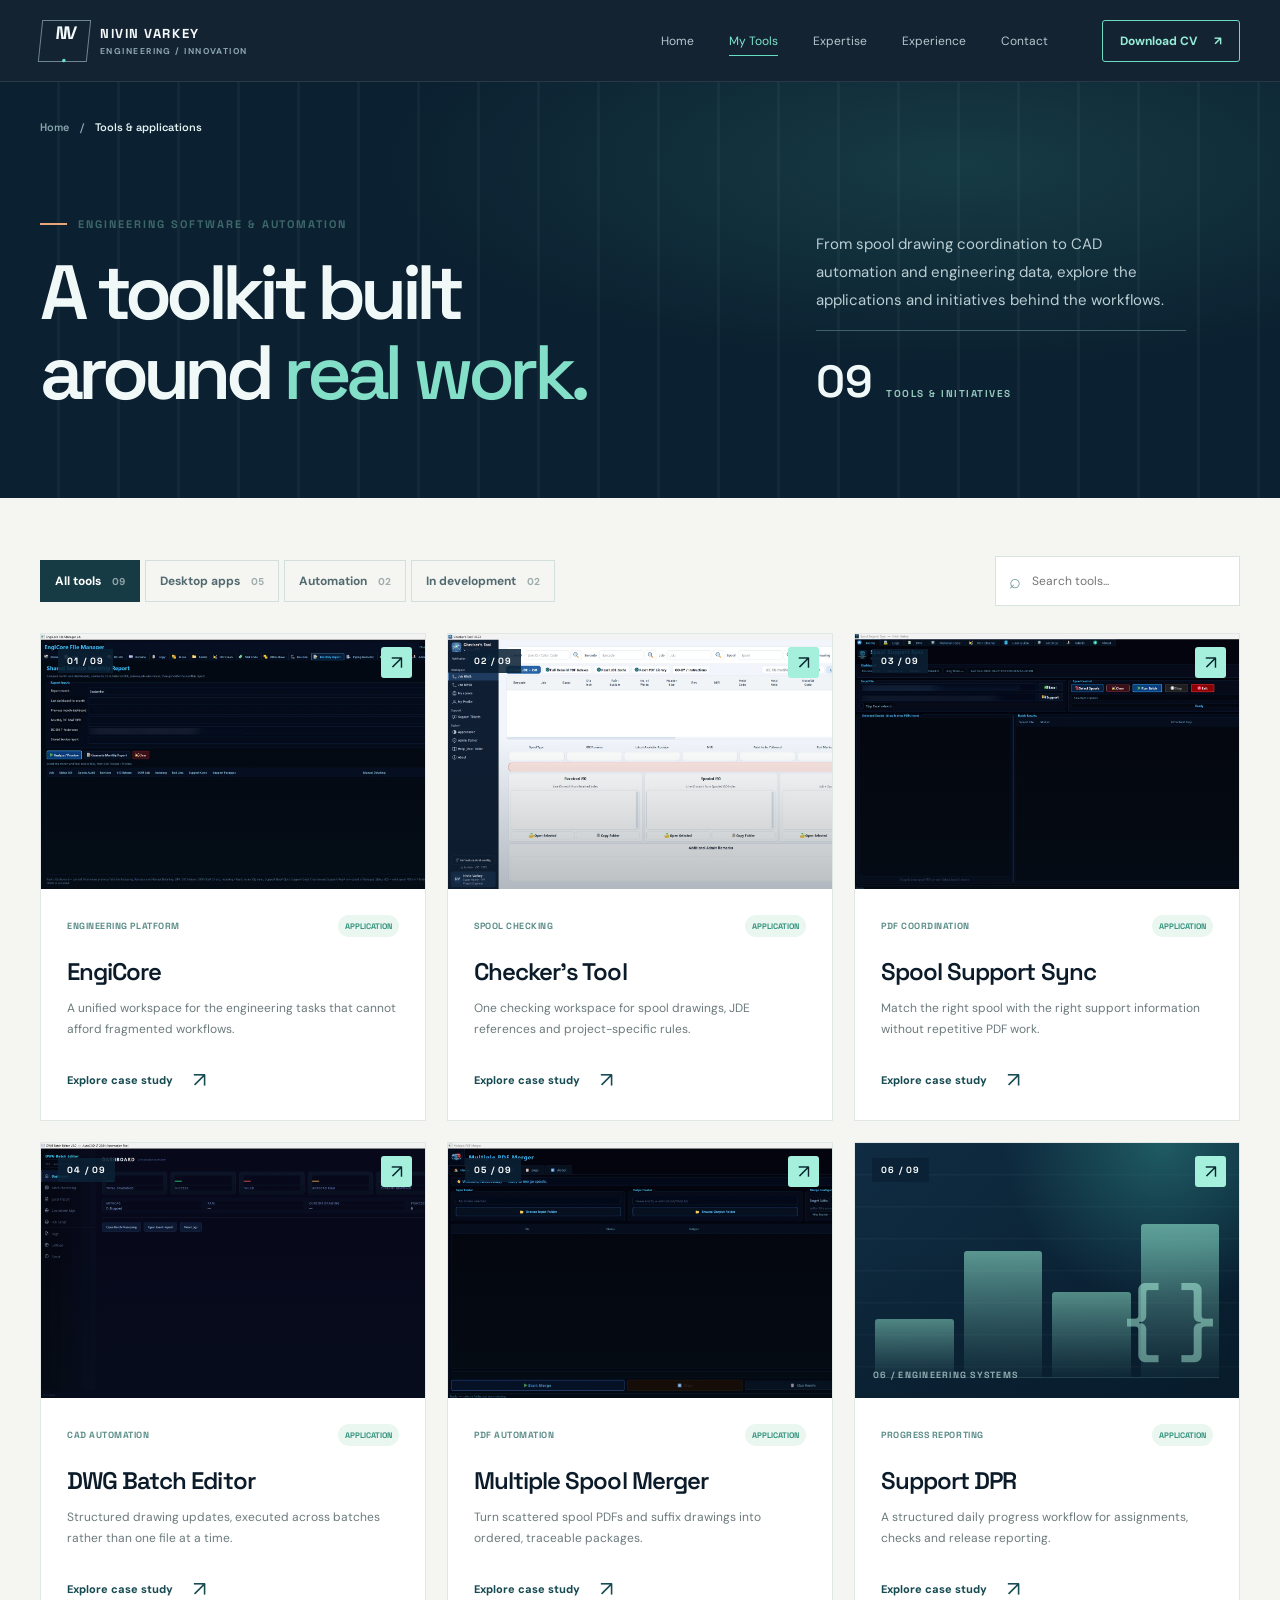
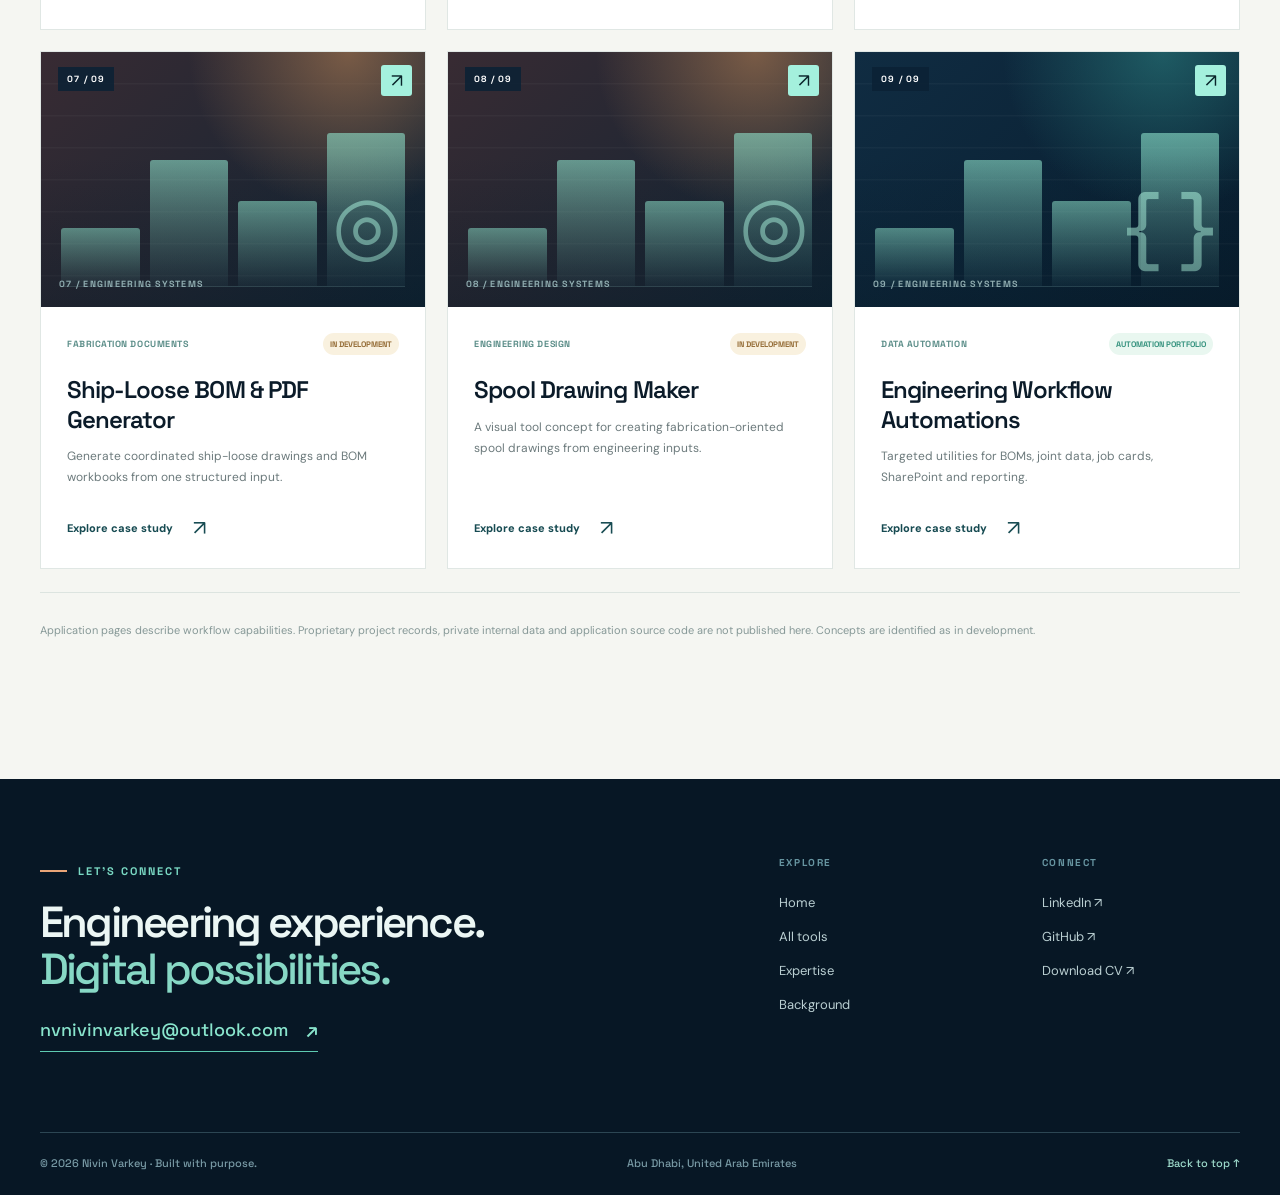
<file: tools/index.html>
<!doctype html><html lang="en"><head><meta charset="utf-8"><meta name="viewport" content="width=device-width,initial-scale=1,viewport-fit=cover"><meta name="theme-color" content="#0b1725"><meta name="description" content="Explore engineering tools, fabrication software and workflow automations by Nivin Varkey."><meta property="og:type" content="website"><meta property="og:title" content="Engineering Tools &amp; Applications | Nivin Varkey"><meta property="og:description" content="Explore engineering tools, fabrication software and workflow automations by Nivin Varkey."><meta property="og:url" content="https://nivin.professionals-cv.in/tools/"><meta property="og:image" content="https://nivin.professionals-cv.in/assets/images/portrait.webp"><meta name="color-scheme" content="dark light"><link rel="canonical" href="https://nivin.professionals-cv.in/tools/"><link rel="icon" type="image/svg+xml" href="../assets/favicon.svg"><link rel="preconnect" href="https://fonts.googleapis.com"><link rel="preconnect" href="https://fonts.gstatic.com" crossorigin><link href="https://fonts.googleapis.com/css2?family=DM+Sans:wght@400;500;600;700&family=Space+Grotesk:wght@400;500;600;700&display=swap" rel="stylesheet"><link rel="stylesheet" href="../assets/css/site.css?v=10"><title>Engineering Tools &amp; Applications | Nivin Varkey</title><script async src="https://www.googletagmanager.com/gtag/js?id=G-YC8H32CX1J"></script><script>window.dataLayer=window.dataLayer||[];function gtag(){dataLayer.push(arguments)}gtag('js',new Date());gtag('config','G-YC8H32CX1J');</script></head><body id="top"><a href="#main" class="skip-link">Skip to content</a><div class="scroll-progress" id="scrollProgress" aria-hidden="true"></div><header class="site-header" id="siteHeader"><div class="wrap nav-inner"><a class="brand" href="../index.html" aria-label="Nivin Varkey home"><span class="brand-mark">NV<span class="brand-dot">.</span></span><span class="brand-copy"><strong>NIVIN VARKEY</strong><small>ENGINEERING / INNOVATION</small></span></a><nav class="desktop-nav" id="mainNav" aria-label="Main navigation"><a href="../index.html" >Home</a><a href="../tools/" aria-current="page">My Tools</a><a href="../index.html#expertise">Expertise</a><a href="../index.html#journey">Experience</a><a href="../index.html#contact">Contact</a></nav><div class="header-right"><a class="nav-resume" href="../Nivin_Varkey_Project_Engineer_CV.pdf" download>Download CV <span aria-hidden="true">↗</span></a><button class="nav-toggle" id="menuToggle" aria-controls="mobileNav" aria-expanded="false" aria-label="Open navigation"><span></span><span></span></button></div></div><nav class="mobile-nav" id="mobileNav" aria-label="Mobile navigation" hidden><a href="../index.html">Home</a><a href="../tools/">My Tools</a><a href="../index.html#expertise">Expertise</a><a href="../index.html#journey">Experience</a><a href="../index.html#contact">Contact</a></nav></header><main id="main"><section class="page-hero catalog-hero"><div class="wrap"><div class="breadcrumb"><a href="../index.html">Home</a> / <span>Tools & applications</span></div><div class="catalog-title-row"><div><span class="eyebrow"><span class="tiny-dash"></span> ENGINEERING SOFTWARE & AUTOMATION</span><h1>A toolkit built<br>around <em>real work.</em></h1></div><div class="page-side-intro"><p>From spool drawing coordination to CAD automation and engineering data, explore the applications and initiatives behind the workflows.</p><div class="catalog-stat">09 <span>TOOLS & INITIATIVES</span></div></div></div></div></section><section class="catalog-section"><div class="wrap"><div class="catalog-bar reveal"><div class="filter-buttons" role="group" aria-label="Tool category filter"><button class="filter-btn active" type="button" data-filter="all" aria-pressed="true">All tools <span>09</span></button><button class="filter-btn" type="button" data-filter="desktop" aria-pressed="false">Desktop apps <span>05</span></button><button class="filter-btn" type="button" data-filter="automation" aria-pressed="false">Automation <span>02</span></button><button class="filter-btn" type="button" data-filter="development" aria-pressed="false">In development <span>02</span></button></div><label class="search-tools"><span aria-hidden="true">⌕</span><input type="search" id="toolSearch" placeholder="Search tools..." aria-label="Search tools"></label></div><div class="catalog-grid" id="toolGrid"><article class="tool-card reveal " data-category="desktop" data-search="engicore a unified workspace for the engineering tasks that cannot afford fragmented workflows. python pyside6 windows excel / pdf"><a class="tool-image" href="../tools/engicore/" aria-label="Explore EngiCore"><span class="tool-idx">01 / 09</span><img src="../assets/images/engicore.webp" alt="EngiCore desktop application interface" loading="lazy"><span class="tool-jump" aria-hidden="true">↗</span></a><div class="tool-card-body"><div class="tool-kicker"><span>Engineering platform</span><span class="tool-status ">Application</span></div><h3><a href="../tools/engicore/">EngiCore</a></h3><p>A unified workspace for the engineering tasks that cannot afford fragmented workflows.</p><a class="text-link" href="../tools/engicore/">Explore case study <span>↗</span></a></div></article><article class="tool-card reveal " data-category="desktop" data-search="checker’s tool one checking workspace for spool drawings, jde references and project-specific rules. python pyside6 supabase jde pdf indexing"><a class="tool-image" href="../tools/checkers-tool/" aria-label="Explore Checker’s Tool"><span class="tool-idx">02 / 09</span><img src="../assets/images/checkers-tool.webp" alt="Checker’s Tool desktop application interface" loading="lazy"><span class="tool-jump" aria-hidden="true">↗</span></a><div class="tool-card-body"><div class="tool-kicker"><span>Spool checking</span><span class="tool-status ">Application</span></div><h3><a href="../tools/checkers-tool/">Checker’s Tool</a></h3><p>One checking workspace for spool drawings, JDE references and project-specific rules.</p><a class="text-link" href="../tools/checkers-tool/">Explore case study <span>↗</span></a></div></article><article class="tool-card reveal " data-category="desktop" data-search="spool support sync match the right spool with the right support information without repetitive pdf work. python pyside6 excel pdf"><a class="tool-image" href="../tools/spool-support-sync/" aria-label="Explore Spool Support Sync"><span class="tool-idx">03 / 09</span><img src="../assets/images/support-sync.webp" alt="Spool Support Sync desktop application interface" loading="lazy"><span class="tool-jump" aria-hidden="true">↗</span></a><div class="tool-card-body"><div class="tool-kicker"><span>PDF coordination</span><span class="tool-status ">Application</span></div><h3><a href="../tools/spool-support-sync/">Spool Support Sync</a></h3><p>Match the right spool with the right support information without repetitive PDF work.</p><a class="text-link" href="../tools/spool-support-sync/">Explore case study <span>↗</span></a></div></article><article class="tool-card reveal " data-category="desktop" data-search="dwg batch editor structured drawing updates, executed across batches rather than one file at a time. python autocad excel lisp / scr"><a class="tool-image" href="../tools/dwg-batch-editor/" aria-label="Explore DWG Batch Editor"><span class="tool-idx">04 / 09</span><img src="../assets/images/dwg-editor.webp" alt="DWG Batch Editor desktop application interface" loading="lazy"><span class="tool-jump" aria-hidden="true">↗</span></a><div class="tool-card-body"><div class="tool-kicker"><span>CAD automation</span><span class="tool-status ">Application</span></div><h3><a href="../tools/dwg-batch-editor/">DWG Batch Editor</a></h3><p>Structured drawing updates, executed across batches rather than one file at a time.</p><a class="text-link" href="../tools/dwg-batch-editor/">Explore case study <span>↗</span></a></div></article><article class="tool-card reveal " data-category="desktop" data-search="multiple spool merger turn scattered spool pdfs and suffix drawings into ordered, traceable packages. python pypdf windows batch processing"><a class="tool-image" href="../tools/multiple-spool-merger/" aria-label="Explore Multiple Spool Merger"><span class="tool-idx">05 / 09</span><img src="../assets/images/pdf-merger.webp" alt="Multiple Spool Merger desktop application interface" loading="lazy"><span class="tool-jump" aria-hidden="true">↗</span></a><div class="tool-card-body"><div class="tool-kicker"><span>PDF automation</span><span class="tool-status ">Application</span></div><h3><a href="../tools/multiple-spool-merger/">Multiple Spool Merger</a></h3><p>Turn scattered spool PDFs and suffix drawings into ordered, traceable packages.</p><a class="text-link" href="../tools/multiple-spool-merger/">Explore case study <span>↗</span></a></div></article><article class="tool-card reveal " data-category="automation" data-search="support dpr a structured daily progress workflow for assignments, checks and release reporting. python pyside6 excel supabase"><a class="tool-image" href="../tools/support-dpr/" aria-label="Explore Support DPR"><span class="tool-idx">06 / 09</span><div class="card-placeholder card-placeholder--automation" aria-hidden="true"><div class="placeholder-graph"><i></i><i></i><i></i><i></i></div><span>06 / ENGINEERING SYSTEMS</span><strong>{  }</strong></div><span class="tool-jump" aria-hidden="true">↗</span></a><div class="tool-card-body"><div class="tool-kicker"><span>Progress reporting</span><span class="tool-status ">Application</span></div><h3><a href="../tools/support-dpr/">Support DPR</a></h3><p>A structured daily progress workflow for assignments, checks and release reporting.</p><a class="text-link" href="../tools/support-dpr/">Explore case study <span>↗</span></a></div></article><article class="tool-card reveal " data-category="development" data-search="ship-loose bom &amp; pdf generator generate coordinated ship-loose drawings and bom workbooks from one structured input. python pdf excel barcode"><a class="tool-image" href="../tools/shiploose-generator/" aria-label="Explore Ship-Loose BOM &amp; PDF Generator"><span class="tool-idx">07 / 09</span><div class="card-placeholder card-placeholder--development" aria-hidden="true"><div class="placeholder-graph"><i></i><i></i><i></i><i></i></div><span>07 / ENGINEERING SYSTEMS</span><strong>◎</strong></div><span class="tool-jump" aria-hidden="true">↗</span></a><div class="tool-card-body"><div class="tool-kicker"><span>Fabrication documents</span><span class="tool-status status-build">In development</span></div><h3><a href="../tools/shiploose-generator/">Ship-Loose BOM &amp; PDF Generator</a></h3><p>Generate coordinated ship-loose drawings and BOM workbooks from one structured input.</p><a class="text-link" href="../tools/shiploose-generator/">Explore case study <span>↗</span></a></div></article><article class="tool-card reveal " data-category="development" data-search="spool drawing maker a visual tool concept for creating fabrication-oriented spool drawings from engineering inputs. python cad concepts pcf pdf"><a class="tool-image" href="../tools/spool-drawing-maker/" aria-label="Explore Spool Drawing Maker"><span class="tool-idx">08 / 09</span><div class="card-placeholder card-placeholder--development" aria-hidden="true"><div class="placeholder-graph"><i></i><i></i><i></i><i></i></div><span>08 / ENGINEERING SYSTEMS</span><strong>◎</strong></div><span class="tool-jump" aria-hidden="true">↗</span></a><div class="tool-card-body"><div class="tool-kicker"><span>Engineering design</span><span class="tool-status status-build">In development</span></div><h3><a href="../tools/spool-drawing-maker/">Spool Drawing Maker</a></h3><p>A visual tool concept for creating fabrication-oriented spool drawings from engineering inputs.</p><a class="text-link" href="../tools/spool-drawing-maker/">Explore case study <span>↗</span></a></div></article><article class="tool-card reveal " data-category="automation" data-search="engineering workflow automations targeted utilities for boms, joint data, job cards, sharepoint and reporting. power query powershell excel / vba python sql"><a class="tool-image" href="../tools/engineering-automations/" aria-label="Explore Engineering Workflow Automations"><span class="tool-idx">09 / 09</span><div class="card-placeholder card-placeholder--automation" aria-hidden="true"><div class="placeholder-graph"><i></i><i></i><i></i><i></i></div><span>09 / ENGINEERING SYSTEMS</span><strong>{  }</strong></div><span class="tool-jump" aria-hidden="true">↗</span></a><div class="tool-card-body"><div class="tool-kicker"><span>Data automation</span><span class="tool-status ">Automation portfolio</span></div><h3><a href="../tools/engineering-automations/">Engineering Workflow Automations</a></h3><p>Targeted utilities for BOMs, joint data, job cards, SharePoint and reporting.</p><a class="text-link" href="../tools/engineering-automations/">Explore case study <span>↗</span></a></div></article></div><div class="empty-state" id="toolsEmpty" hidden>No tools matched your search. Try another keyword or category.</div><div class="catalog-disclaimer">Application pages describe workflow capabilities. Proprietary project records, private internal data and application source code are not published here. Concepts are identified as in development.</div></div></section></main><footer class="footer"><div class="wrap footer-layout"><div class="footer-main"><span class="eyebrow light"><span class="tiny-dash"></span> LET'S CONNECT</span><h2>Engineering experience.<br><em>Digital possibilities.</em></h2><a class="footer-mail" href="mailto:nvnivinvarkey@outlook.com">nvnivinvarkey@outlook.com <span>↗</span></a></div><div class="footer-links"><span>EXPLORE</span><a href="../index.html">Home</a><a href="../tools/">All tools</a><a href="../index.html#expertise">Expertise</a><a href="../index.html#about">Background</a></div><div class="footer-links"><span>CONNECT</span><a href="https://www.linkedin.com/in/nivinvarkey/" target="_blank" rel="noopener noreferrer">LinkedIn ↗</a><a href="https://github.com/nivinvarkey" target="_blank" rel="noopener noreferrer">GitHub ↗</a><a href="../Nivin_Varkey_Project_Engineer_CV.pdf" download>Download CV ↗</a></div></div><div class="wrap footer-base"><span>© <span class="year">2026</span> Nivin Varkey · Built with purpose.</span><span>Abu Dhabi, United Arab Emirates</span><a href="#top">Back to top ↑</a></div></footer><script defer src="../assets/js/site.js?v=10"></script></body></html>
</file>
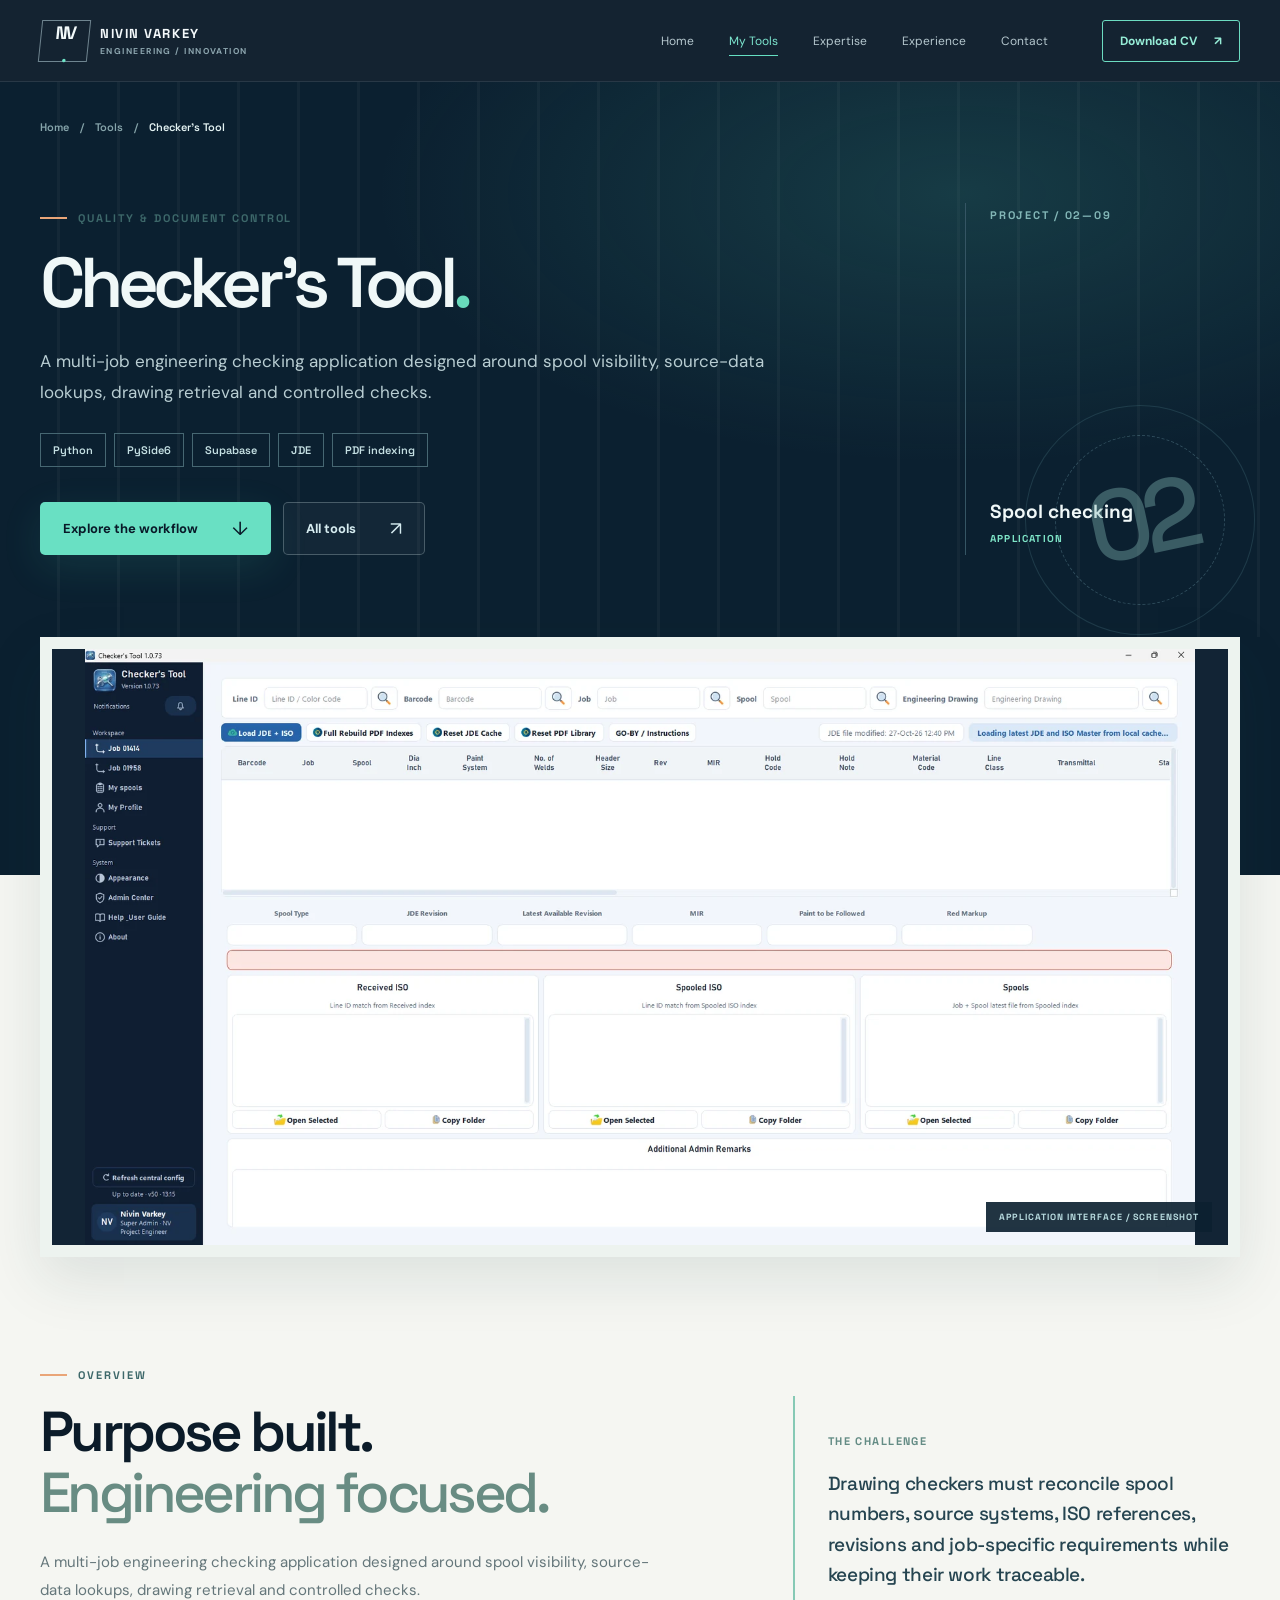
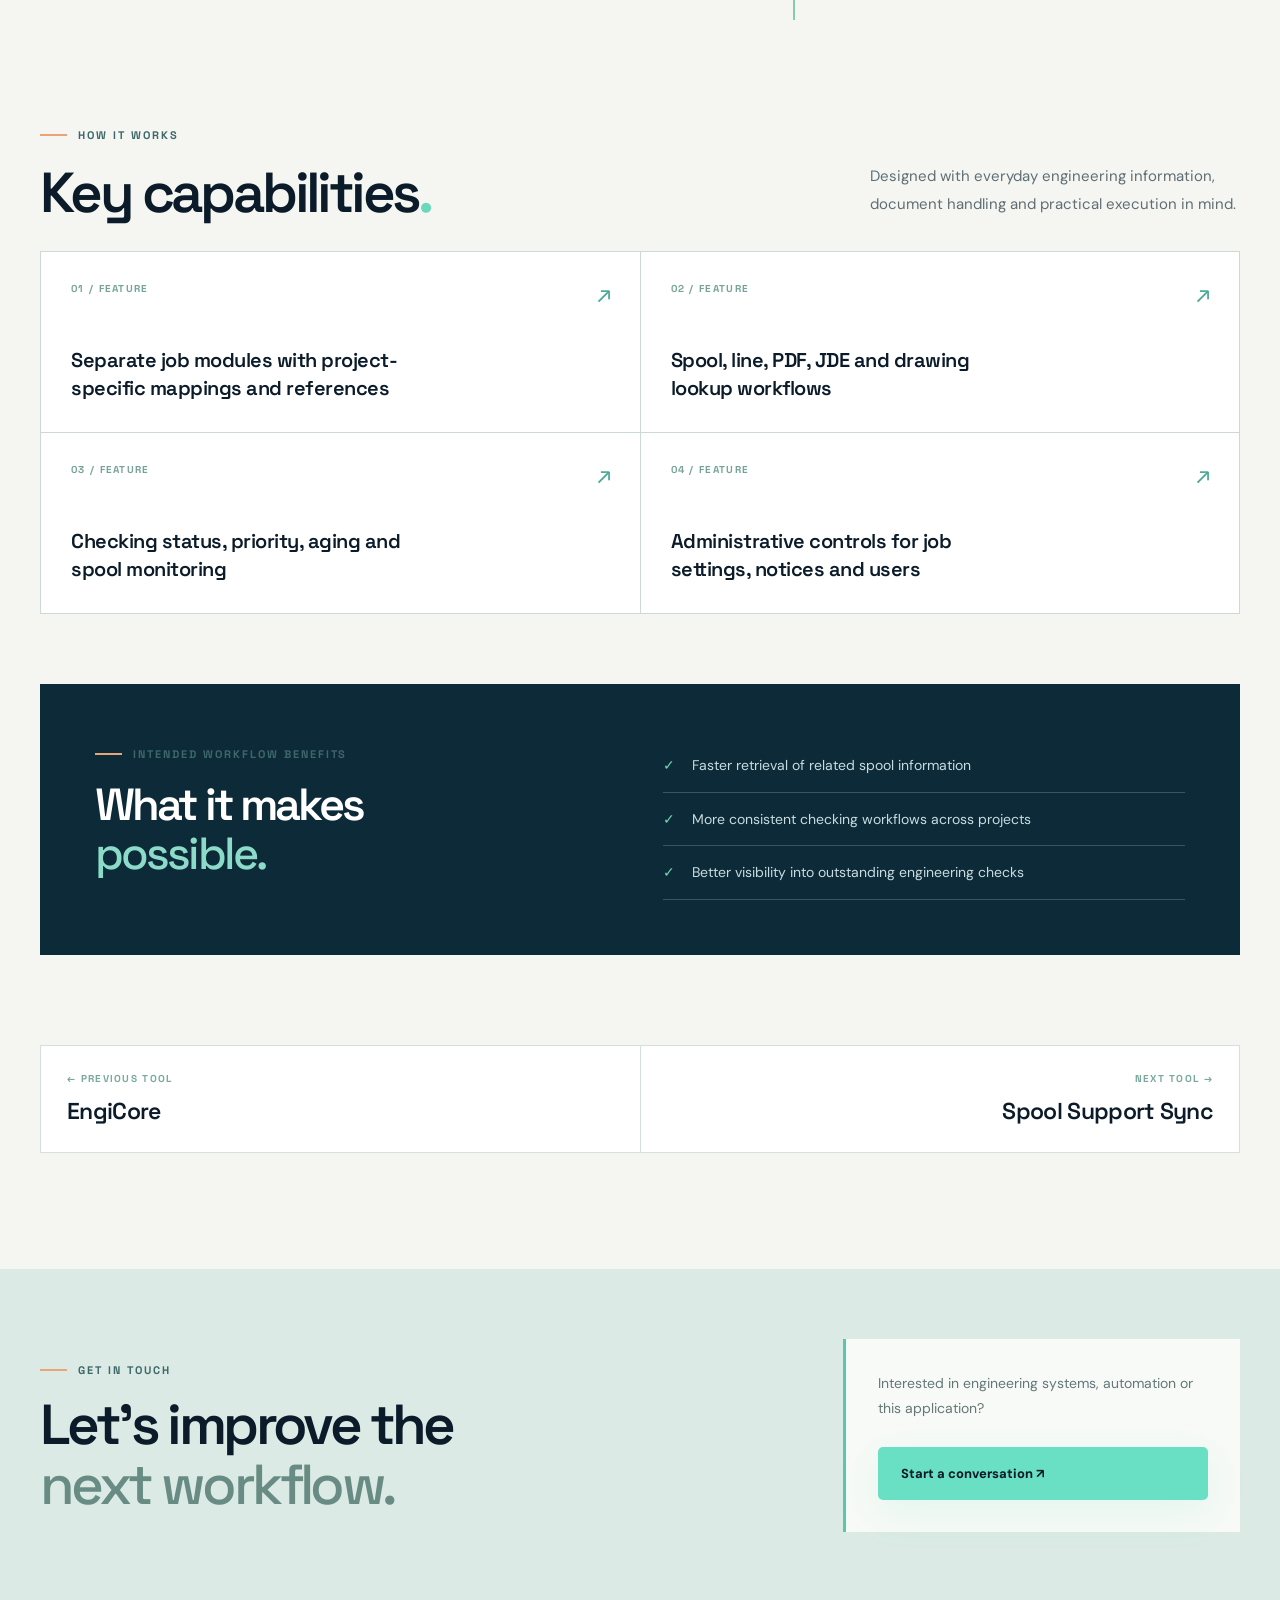
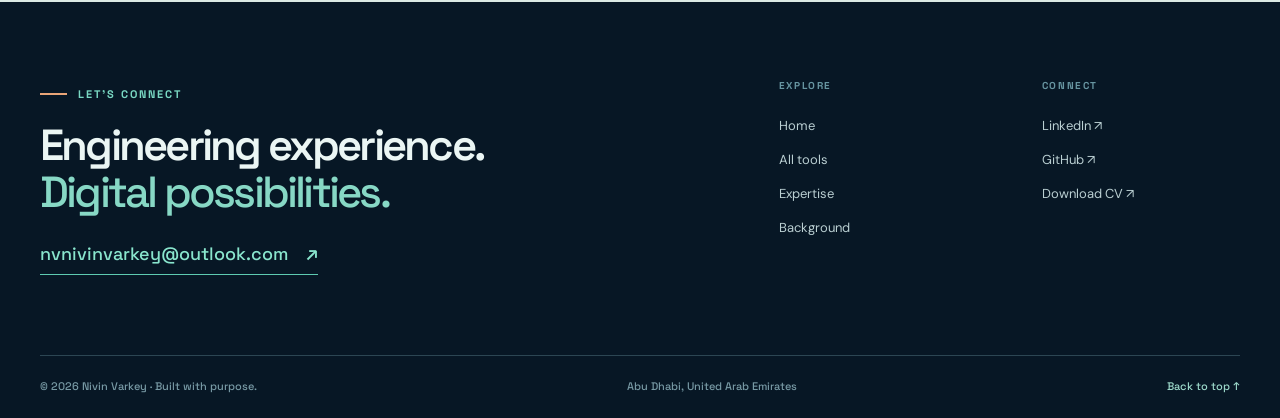
<file: tools/checkers-tool/index.html>
<!doctype html><html lang="en"><head><meta charset="utf-8"><meta name="viewport" content="width=device-width,initial-scale=1,viewport-fit=cover"><meta name="theme-color" content="#0b1725"><meta name="description" content="A multi-job engineering checking application designed around spool visibility, source-data lookups, drawing retrieval and controlled checks."><meta property="og:type" content="website"><meta property="og:title" content="Checker’s Tool | Engineering Tools by Nivin Varkey"><meta property="og:description" content="A multi-job engineering checking application designed around spool visibility, source-data lookups, drawing retrieval and controlled checks."><meta property="og:url" content="https://nivin.professionals-cv.in/tools/checkers-tool/"><meta property="og:image" content="https://nivin.professionals-cv.in/assets/images/portrait.webp"><meta name="color-scheme" content="dark light"><link rel="canonical" href="https://nivin.professionals-cv.in/tools/checkers-tool/"><link rel="icon" type="image/svg+xml" href="../../assets/favicon.svg"><link rel="preconnect" href="https://fonts.googleapis.com"><link rel="preconnect" href="https://fonts.gstatic.com" crossorigin><link href="https://fonts.googleapis.com/css2?family=DM+Sans:wght@400;500;600;700&family=Space+Grotesk:wght@400;500;600;700&display=swap" rel="stylesheet"><link rel="stylesheet" href="../../assets/css/site.css?v=10"><title>Checker’s Tool | Engineering Tools by Nivin Varkey</title><script async src="https://www.googletagmanager.com/gtag/js?id=G-YC8H32CX1J"></script><script>window.dataLayer=window.dataLayer||[];function gtag(){dataLayer.push(arguments)}gtag('js',new Date());gtag('config','G-YC8H32CX1J');</script></head><body id="top"><a href="#main" class="skip-link">Skip to content</a><div class="scroll-progress" id="scrollProgress" aria-hidden="true"></div><header class="site-header" id="siteHeader"><div class="wrap nav-inner"><a class="brand" href="../../index.html" aria-label="Nivin Varkey home"><span class="brand-mark">NV<span class="brand-dot">.</span></span><span class="brand-copy"><strong>NIVIN VARKEY</strong><small>ENGINEERING / INNOVATION</small></span></a><nav class="desktop-nav" id="mainNav" aria-label="Main navigation"><a href="../../index.html" >Home</a><a href="../../tools/" aria-current="page">My Tools</a><a href="../../index.html#expertise">Expertise</a><a href="../../index.html#journey">Experience</a><a href="../../index.html#contact">Contact</a></nav><div class="header-right"><a class="nav-resume" href="../../Nivin_Varkey_Project_Engineer_CV.pdf" download>Download CV <span aria-hidden="true">↗</span></a><button class="nav-toggle" id="menuToggle" aria-controls="mobileNav" aria-expanded="false" aria-label="Open navigation"><span></span><span></span></button></div></div><nav class="mobile-nav" id="mobileNav" aria-label="Mobile navigation" hidden><a href="../../index.html">Home</a><a href="../../tools/">My Tools</a><a href="../../index.html#expertise">Expertise</a><a href="../../index.html#journey">Experience</a><a href="../../index.html#contact">Contact</a></nav></header><main id="main"><section class="page-hero detail-hero"><div class="wrap"><div class="breadcrumb"><a href="../../index.html">Home</a> / <a href="../">Tools</a> / <span>Checker’s Tool</span></div><div class="detail-hero-grid"><div><div class="eyebrow"><span class="tiny-dash"></span> QUALITY &amp; DOCUMENT CONTROL</div><h1>Checker’s Tool<span class="detail-period">.</span></h1><p class="detail-lead">A multi-job engineering checking application designed around spool visibility, source-data lookups, drawing retrieval and controlled checks.</p><div class="detail-tags"><span class="pill">Python</span><span class="pill">PySide6</span><span class="pill">Supabase</span><span class="pill">JDE</span><span class="pill">PDF indexing</span></div><div class="detail-actions"><a href="#overview" class="btn btn-primary">Explore the workflow <span>↓</span></a><a href="../" class="btn btn-ghost">All tools <span>↗</span></a></div></div><div class="detail-hero-side"><span>PROJECT / 02—09</span><div><strong>Spool checking</strong><small>Application</small></div><div class="hero-detail-orbit" aria-hidden="true"><span>02</span></div></div></div></div></section><section class="detail-visual-section"><div class="wrap"><div class="detail-visual reveal"><img src="../../assets/images/checkers-tool.webp" alt="Actual Checker’s Tool application screenshot" loading="eager"><span class="visual-caption">APPLICATION INTERFACE / SCREENSHOT</span></div></div></section><section class="section detail-content" id="overview"><div class="wrap"><div class="detail-main-grid"><div class="detail-summary reveal"><div class="eyebrow"><span class="tiny-dash"></span> OVERVIEW</div><h2>Purpose built.<br><em>Engineering focused.</em></h2><p>A multi-job engineering checking application designed around spool visibility, source-data lookups, drawing retrieval and controlled checks.</p></div><div class="detail-issue reveal"><span class="detail-small-label">THE CHALLENGE</span><p>Drawing checkers must reconcile spool numbers, source systems, ISO references, revisions and job-specific requirements while keeping their work traceable.</p></div></div><div class="detail-features"><div class="section-heading reveal"><div><span class="eyebrow"><span class="tiny-dash"></span> HOW IT WORKS</span><h2>Key capabilities<span class="detail-period">.</span></h2></div><p>Designed with everyday engineering information, document handling and practical execution in mind.</p></div><div class="features-grid"><article class="feature-item reveal"><span>01 / FEATURE</span><h3>Separate job modules with project-specific mappings and references</h3><i aria-hidden="true">↗</i></article><article class="feature-item reveal"><span>02 / FEATURE</span><h3>Spool, line, PDF, JDE and drawing lookup workflows</h3><i aria-hidden="true">↗</i></article><article class="feature-item reveal"><span>03 / FEATURE</span><h3>Checking status, priority, aging and spool monitoring</h3><i aria-hidden="true">↗</i></article><article class="feature-item reveal"><span>04 / FEATURE</span><h3>Administrative controls for job settings, notices and users</h3><i aria-hidden="true">↗</i></article></div></div><div class="outcomes-panel reveal"><div><span class="eyebrow"><span class="tiny-dash"></span> INTENDED WORKFLOW BENEFITS</span><h2>What it makes<br><em>possible.</em></h2></div><ul><li><span>✓</span>Faster retrieval of related spool information</li><li><span>✓</span>More consistent checking workflows across projects</li><li><span>✓</span>Better visibility into outstanding engineering checks</li></ul></div><div class="next-project reveal"><a href="../engicore/"><span>← PREVIOUS TOOL</span><strong>EngiCore</strong></a><a href="../spool-support-sync/"><span>NEXT TOOL →</span><strong>Spool Support Sync</strong></a></div></div></section><section class="section contact-strip small-contact"><div class="wrap contact-strip-inner"><div><span class="eyebrow"><span class="tiny-dash"></span> GET IN TOUCH</span><h2>Let's improve the<br><em>next workflow.</em></h2></div><div class="contact-box"><p>Interested in engineering systems, automation or this application?</p><a class="btn btn-primary" href="mailto:nvnivinvarkey@outlook.com?subject=Checker’s%20Tool">Start a conversation ↗</a></div></div></section></main><footer class="footer"><div class="wrap footer-layout"><div class="footer-main"><span class="eyebrow light"><span class="tiny-dash"></span> LET'S CONNECT</span><h2>Engineering experience.<br><em>Digital possibilities.</em></h2><a class="footer-mail" href="mailto:nvnivinvarkey@outlook.com">nvnivinvarkey@outlook.com <span>↗</span></a></div><div class="footer-links"><span>EXPLORE</span><a href="../../index.html">Home</a><a href="../../tools/">All tools</a><a href="../../index.html#expertise">Expertise</a><a href="../../index.html#about">Background</a></div><div class="footer-links"><span>CONNECT</span><a href="https://www.linkedin.com/in/nivinvarkey/" target="_blank" rel="noopener noreferrer">LinkedIn ↗</a><a href="https://github.com/nivinvarkey" target="_blank" rel="noopener noreferrer">GitHub ↗</a><a href="../../Nivin_Varkey_Project_Engineer_CV.pdf" download>Download CV ↗</a></div></div><div class="wrap footer-base"><span>© <span class="year">2026</span> Nivin Varkey · Built with purpose.</span><span>Abu Dhabi, United Arab Emirates</span><a href="#top">Back to top ↑</a></div></footer><script defer src="../../assets/js/site.js?v=10"></script></body></html>
</file>
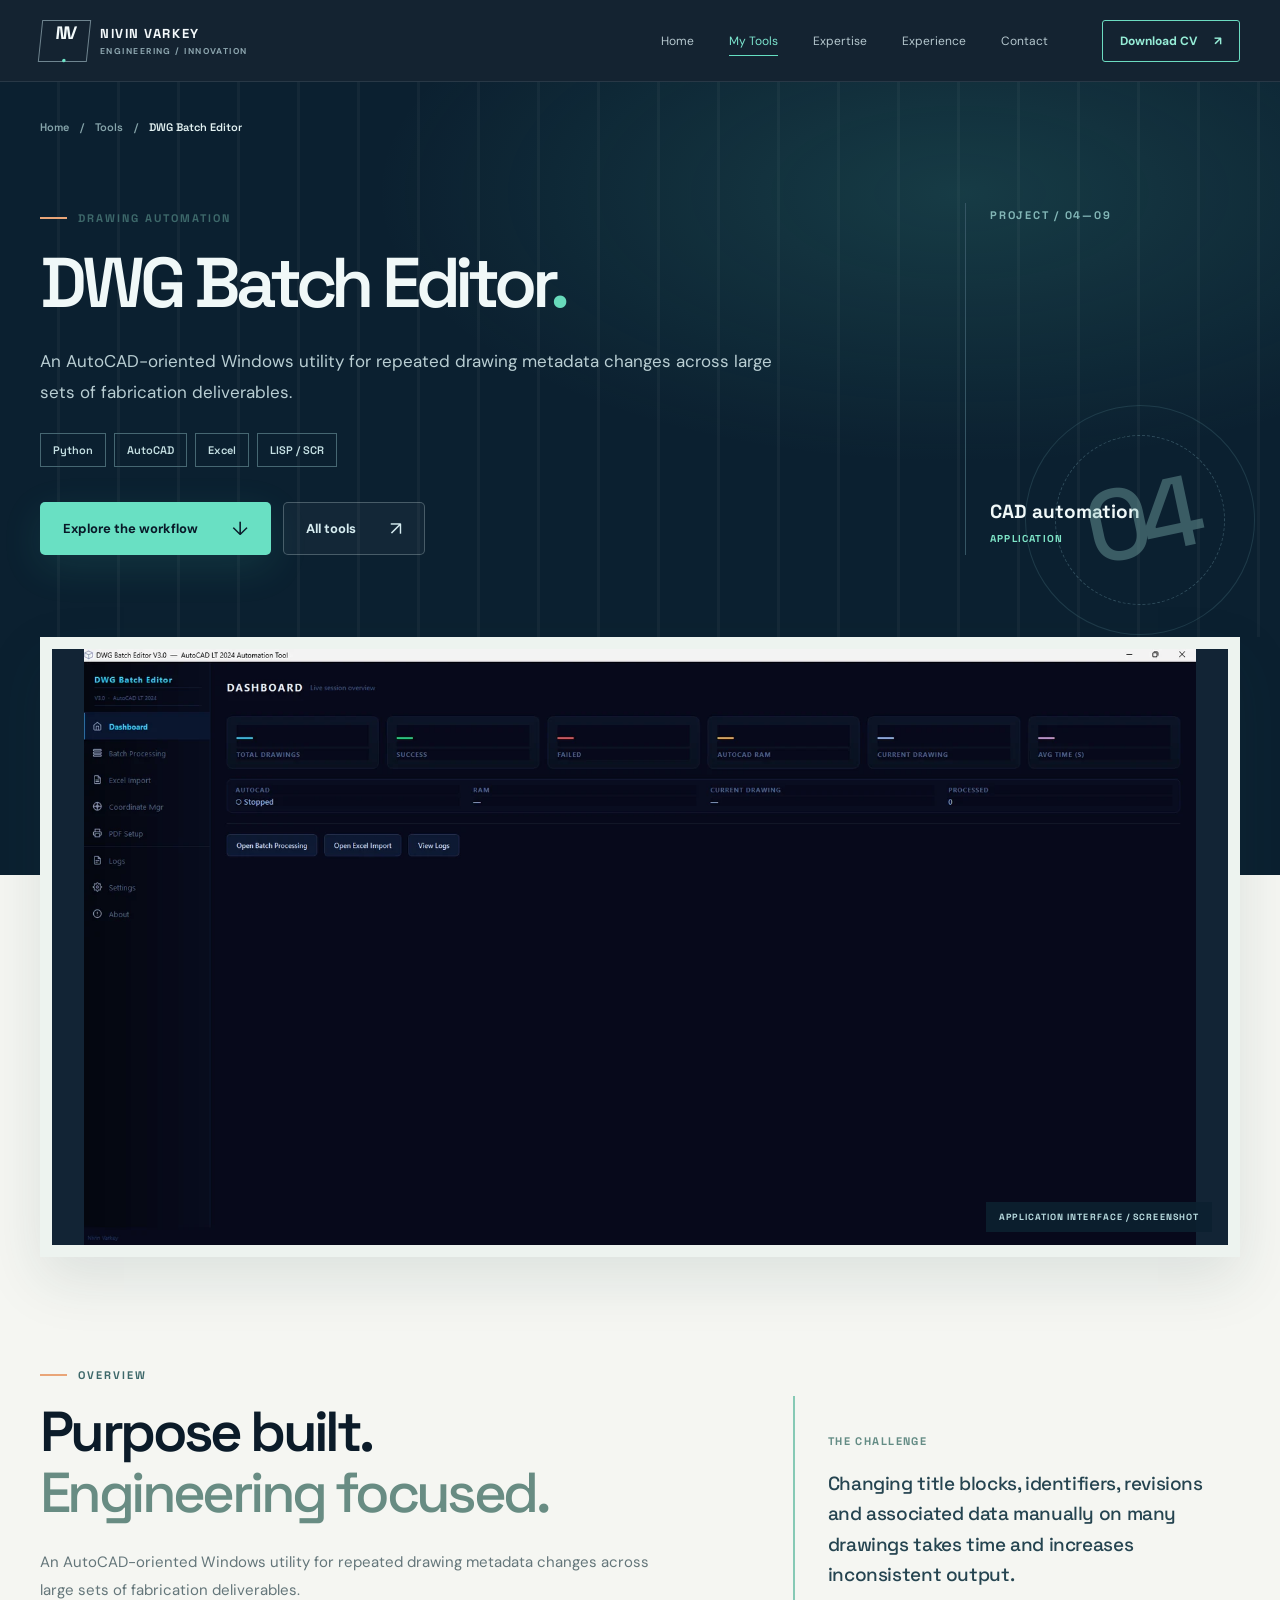
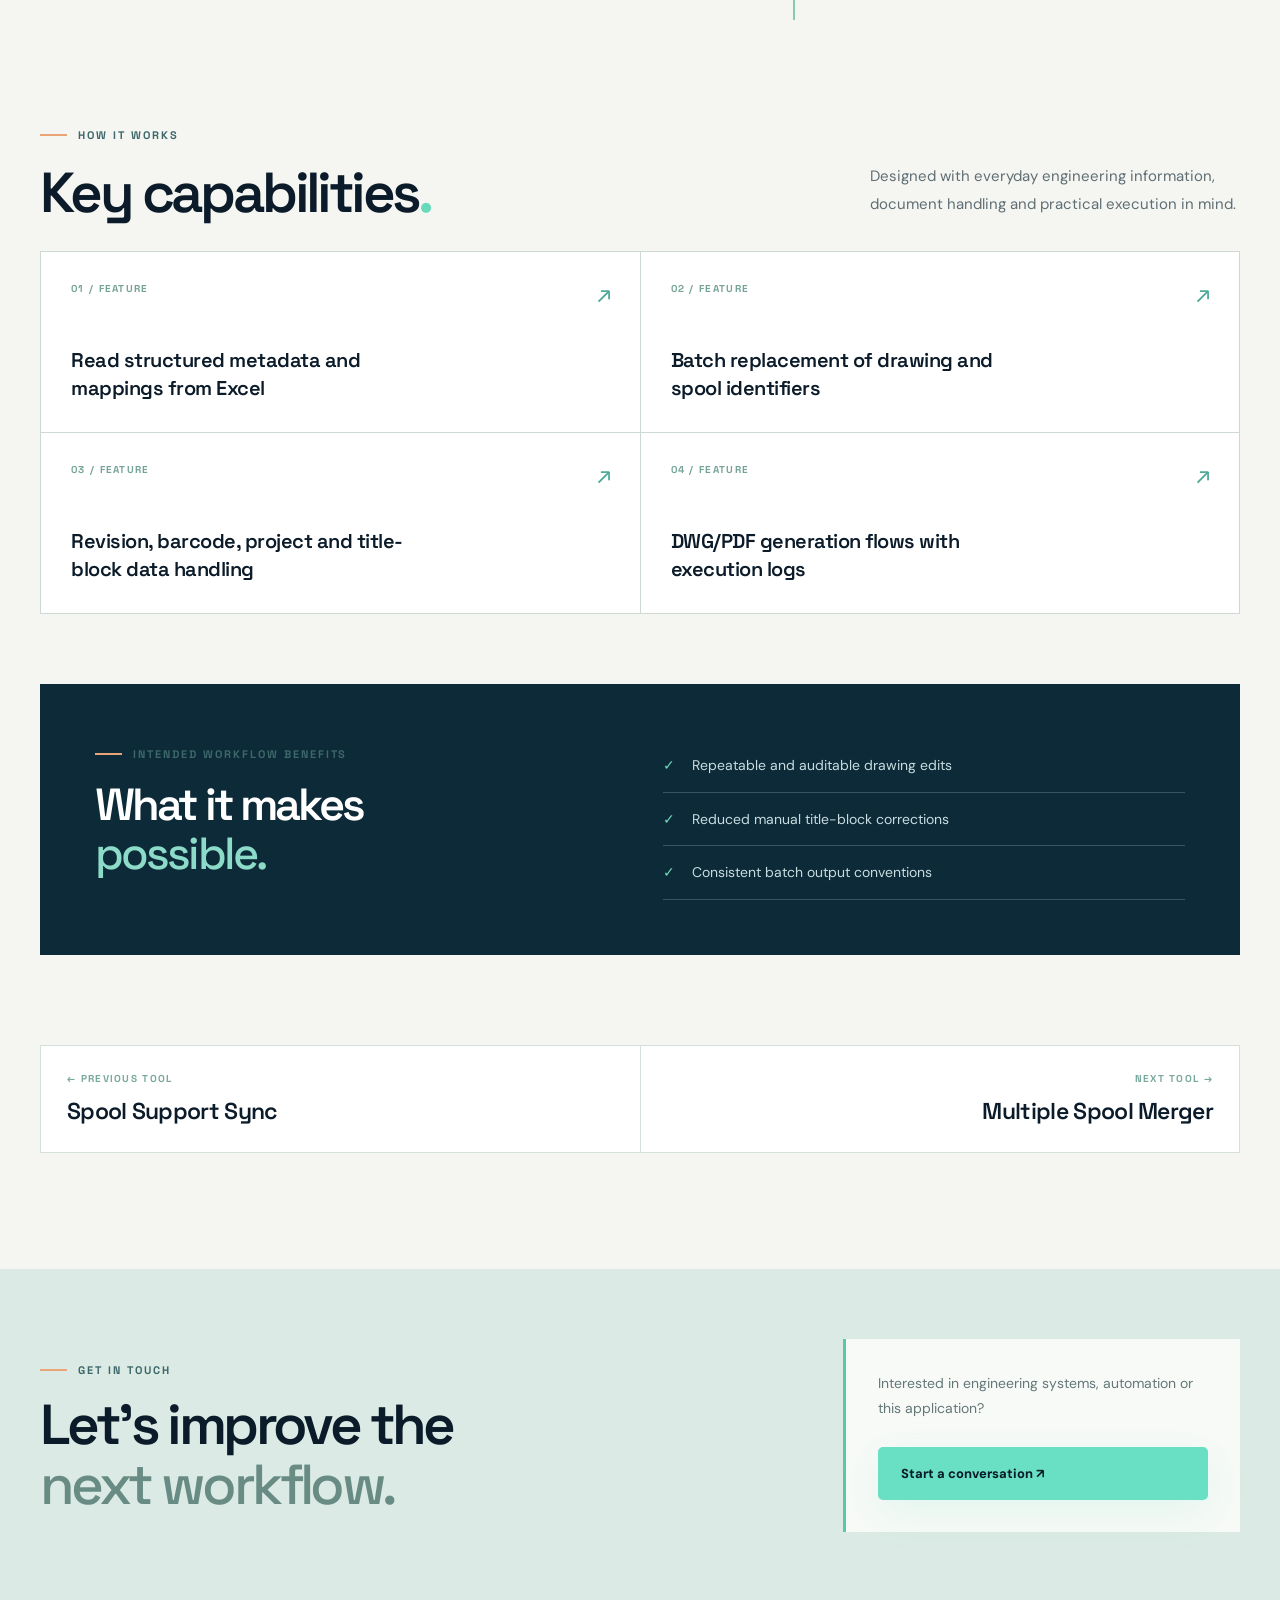
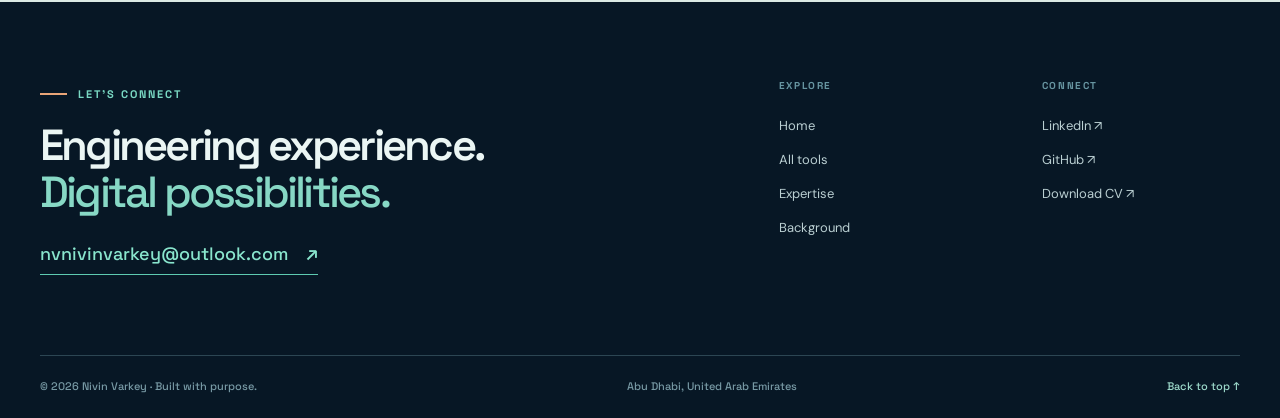
<file: tools/dwg-batch-editor/index.html>
<!doctype html><html lang="en"><head><meta charset="utf-8"><meta name="viewport" content="width=device-width,initial-scale=1,viewport-fit=cover"><meta name="theme-color" content="#0b1725"><meta name="description" content="An AutoCAD-oriented Windows utility for repeated drawing metadata changes across large sets of fabrication deliverables."><meta property="og:type" content="website"><meta property="og:title" content="DWG Batch Editor | Engineering Tools by Nivin Varkey"><meta property="og:description" content="An AutoCAD-oriented Windows utility for repeated drawing metadata changes across large sets of fabrication deliverables."><meta property="og:url" content="https://nivin.professionals-cv.in/tools/dwg-batch-editor/"><meta property="og:image" content="https://nivin.professionals-cv.in/assets/images/portrait.webp"><meta name="color-scheme" content="dark light"><link rel="canonical" href="https://nivin.professionals-cv.in/tools/dwg-batch-editor/"><link rel="icon" type="image/svg+xml" href="../../assets/favicon.svg"><link rel="preconnect" href="https://fonts.googleapis.com"><link rel="preconnect" href="https://fonts.gstatic.com" crossorigin><link href="https://fonts.googleapis.com/css2?family=DM+Sans:wght@400;500;600;700&family=Space+Grotesk:wght@400;500;600;700&display=swap" rel="stylesheet"><link rel="stylesheet" href="../../assets/css/site.css?v=10"><title>DWG Batch Editor | Engineering Tools by Nivin Varkey</title><script async src="https://www.googletagmanager.com/gtag/js?id=G-YC8H32CX1J"></script><script>window.dataLayer=window.dataLayer||[];function gtag(){dataLayer.push(arguments)}gtag('js',new Date());gtag('config','G-YC8H32CX1J');</script></head><body id="top"><a href="#main" class="skip-link">Skip to content</a><div class="scroll-progress" id="scrollProgress" aria-hidden="true"></div><header class="site-header" id="siteHeader"><div class="wrap nav-inner"><a class="brand" href="../../index.html" aria-label="Nivin Varkey home"><span class="brand-mark">NV<span class="brand-dot">.</span></span><span class="brand-copy"><strong>NIVIN VARKEY</strong><small>ENGINEERING / INNOVATION</small></span></a><nav class="desktop-nav" id="mainNav" aria-label="Main navigation"><a href="../../index.html" >Home</a><a href="../../tools/" aria-current="page">My Tools</a><a href="../../index.html#expertise">Expertise</a><a href="../../index.html#journey">Experience</a><a href="../../index.html#contact">Contact</a></nav><div class="header-right"><a class="nav-resume" href="../../Nivin_Varkey_Project_Engineer_CV.pdf" download>Download CV <span aria-hidden="true">↗</span></a><button class="nav-toggle" id="menuToggle" aria-controls="mobileNav" aria-expanded="false" aria-label="Open navigation"><span></span><span></span></button></div></div><nav class="mobile-nav" id="mobileNav" aria-label="Mobile navigation" hidden><a href="../../index.html">Home</a><a href="../../tools/">My Tools</a><a href="../../index.html#expertise">Expertise</a><a href="../../index.html#journey">Experience</a><a href="../../index.html#contact">Contact</a></nav></header><main id="main"><section class="page-hero detail-hero"><div class="wrap"><div class="breadcrumb"><a href="../../index.html">Home</a> / <a href="../">Tools</a> / <span>DWG Batch Editor</span></div><div class="detail-hero-grid"><div><div class="eyebrow"><span class="tiny-dash"></span> DRAWING AUTOMATION</div><h1>DWG Batch Editor<span class="detail-period">.</span></h1><p class="detail-lead">An AutoCAD-oriented Windows utility for repeated drawing metadata changes across large sets of fabrication deliverables.</p><div class="detail-tags"><span class="pill">Python</span><span class="pill">AutoCAD</span><span class="pill">Excel</span><span class="pill">LISP / SCR</span></div><div class="detail-actions"><a href="#overview" class="btn btn-primary">Explore the workflow <span>↓</span></a><a href="../" class="btn btn-ghost">All tools <span>↗</span></a></div></div><div class="detail-hero-side"><span>PROJECT / 04—09</span><div><strong>CAD automation</strong><small>Application</small></div><div class="hero-detail-orbit" aria-hidden="true"><span>04</span></div></div></div></div></section><section class="detail-visual-section"><div class="wrap"><div class="detail-visual reveal"><img src="../../assets/images/dwg-editor.webp" alt="Actual DWG Batch Editor application screenshot" loading="eager"><span class="visual-caption">APPLICATION INTERFACE / SCREENSHOT</span></div></div></section><section class="section detail-content" id="overview"><div class="wrap"><div class="detail-main-grid"><div class="detail-summary reveal"><div class="eyebrow"><span class="tiny-dash"></span> OVERVIEW</div><h2>Purpose built.<br><em>Engineering focused.</em></h2><p>An AutoCAD-oriented Windows utility for repeated drawing metadata changes across large sets of fabrication deliverables.</p></div><div class="detail-issue reveal"><span class="detail-small-label">THE CHALLENGE</span><p>Changing title blocks, identifiers, revisions and associated data manually on many drawings takes time and increases inconsistent output.</p></div></div><div class="detail-features"><div class="section-heading reveal"><div><span class="eyebrow"><span class="tiny-dash"></span> HOW IT WORKS</span><h2>Key capabilities<span class="detail-period">.</span></h2></div><p>Designed with everyday engineering information, document handling and practical execution in mind.</p></div><div class="features-grid"><article class="feature-item reveal"><span>01 / FEATURE</span><h3>Read structured metadata and mappings from Excel</h3><i aria-hidden="true">↗</i></article><article class="feature-item reveal"><span>02 / FEATURE</span><h3>Batch replacement of drawing and spool identifiers</h3><i aria-hidden="true">↗</i></article><article class="feature-item reveal"><span>03 / FEATURE</span><h3>Revision, barcode, project and title-block data handling</h3><i aria-hidden="true">↗</i></article><article class="feature-item reveal"><span>04 / FEATURE</span><h3>DWG/PDF generation flows with execution logs</h3><i aria-hidden="true">↗</i></article></div></div><div class="outcomes-panel reveal"><div><span class="eyebrow"><span class="tiny-dash"></span> INTENDED WORKFLOW BENEFITS</span><h2>What it makes<br><em>possible.</em></h2></div><ul><li><span>✓</span>Repeatable and auditable drawing edits</li><li><span>✓</span>Reduced manual title-block corrections</li><li><span>✓</span>Consistent batch output conventions</li></ul></div><div class="next-project reveal"><a href="../spool-support-sync/"><span>← PREVIOUS TOOL</span><strong>Spool Support Sync</strong></a><a href="../multiple-spool-merger/"><span>NEXT TOOL →</span><strong>Multiple Spool Merger</strong></a></div></div></section><section class="section contact-strip small-contact"><div class="wrap contact-strip-inner"><div><span class="eyebrow"><span class="tiny-dash"></span> GET IN TOUCH</span><h2>Let's improve the<br><em>next workflow.</em></h2></div><div class="contact-box"><p>Interested in engineering systems, automation or this application?</p><a class="btn btn-primary" href="mailto:nvnivinvarkey@outlook.com?subject=DWG%20Batch%20Editor">Start a conversation ↗</a></div></div></section></main><footer class="footer"><div class="wrap footer-layout"><div class="footer-main"><span class="eyebrow light"><span class="tiny-dash"></span> LET'S CONNECT</span><h2>Engineering experience.<br><em>Digital possibilities.</em></h2><a class="footer-mail" href="mailto:nvnivinvarkey@outlook.com">nvnivinvarkey@outlook.com <span>↗</span></a></div><div class="footer-links"><span>EXPLORE</span><a href="../../index.html">Home</a><a href="../../tools/">All tools</a><a href="../../index.html#expertise">Expertise</a><a href="../../index.html#about">Background</a></div><div class="footer-links"><span>CONNECT</span><a href="https://www.linkedin.com/in/nivinvarkey/" target="_blank" rel="noopener noreferrer">LinkedIn ↗</a><a href="https://github.com/nivinvarkey" target="_blank" rel="noopener noreferrer">GitHub ↗</a><a href="../../Nivin_Varkey_Project_Engineer_CV.pdf" download>Download CV ↗</a></div></div><div class="wrap footer-base"><span>© <span class="year">2026</span> Nivin Varkey · Built with purpose.</span><span>Abu Dhabi, United Arab Emirates</span><a href="#top">Back to top ↑</a></div></footer><script defer src="../../assets/js/site.js?v=10"></script></body></html>
</file>
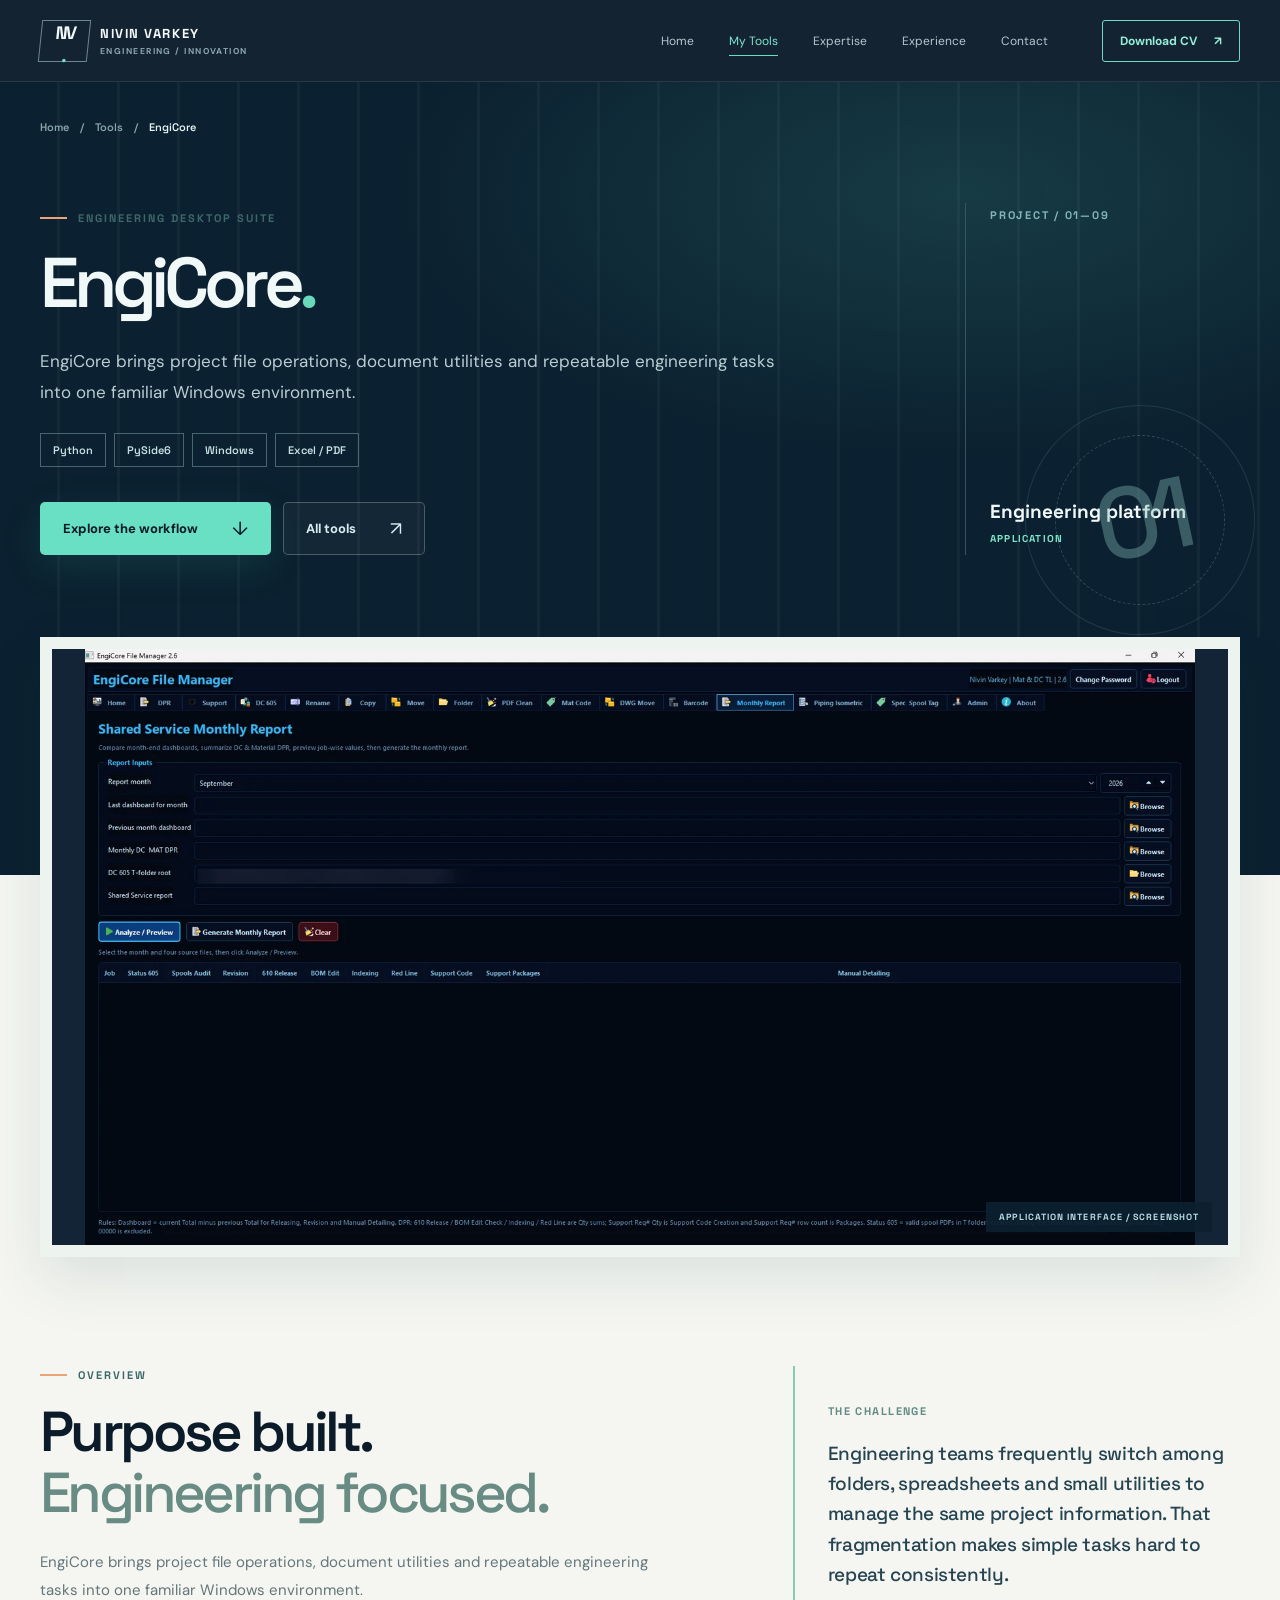
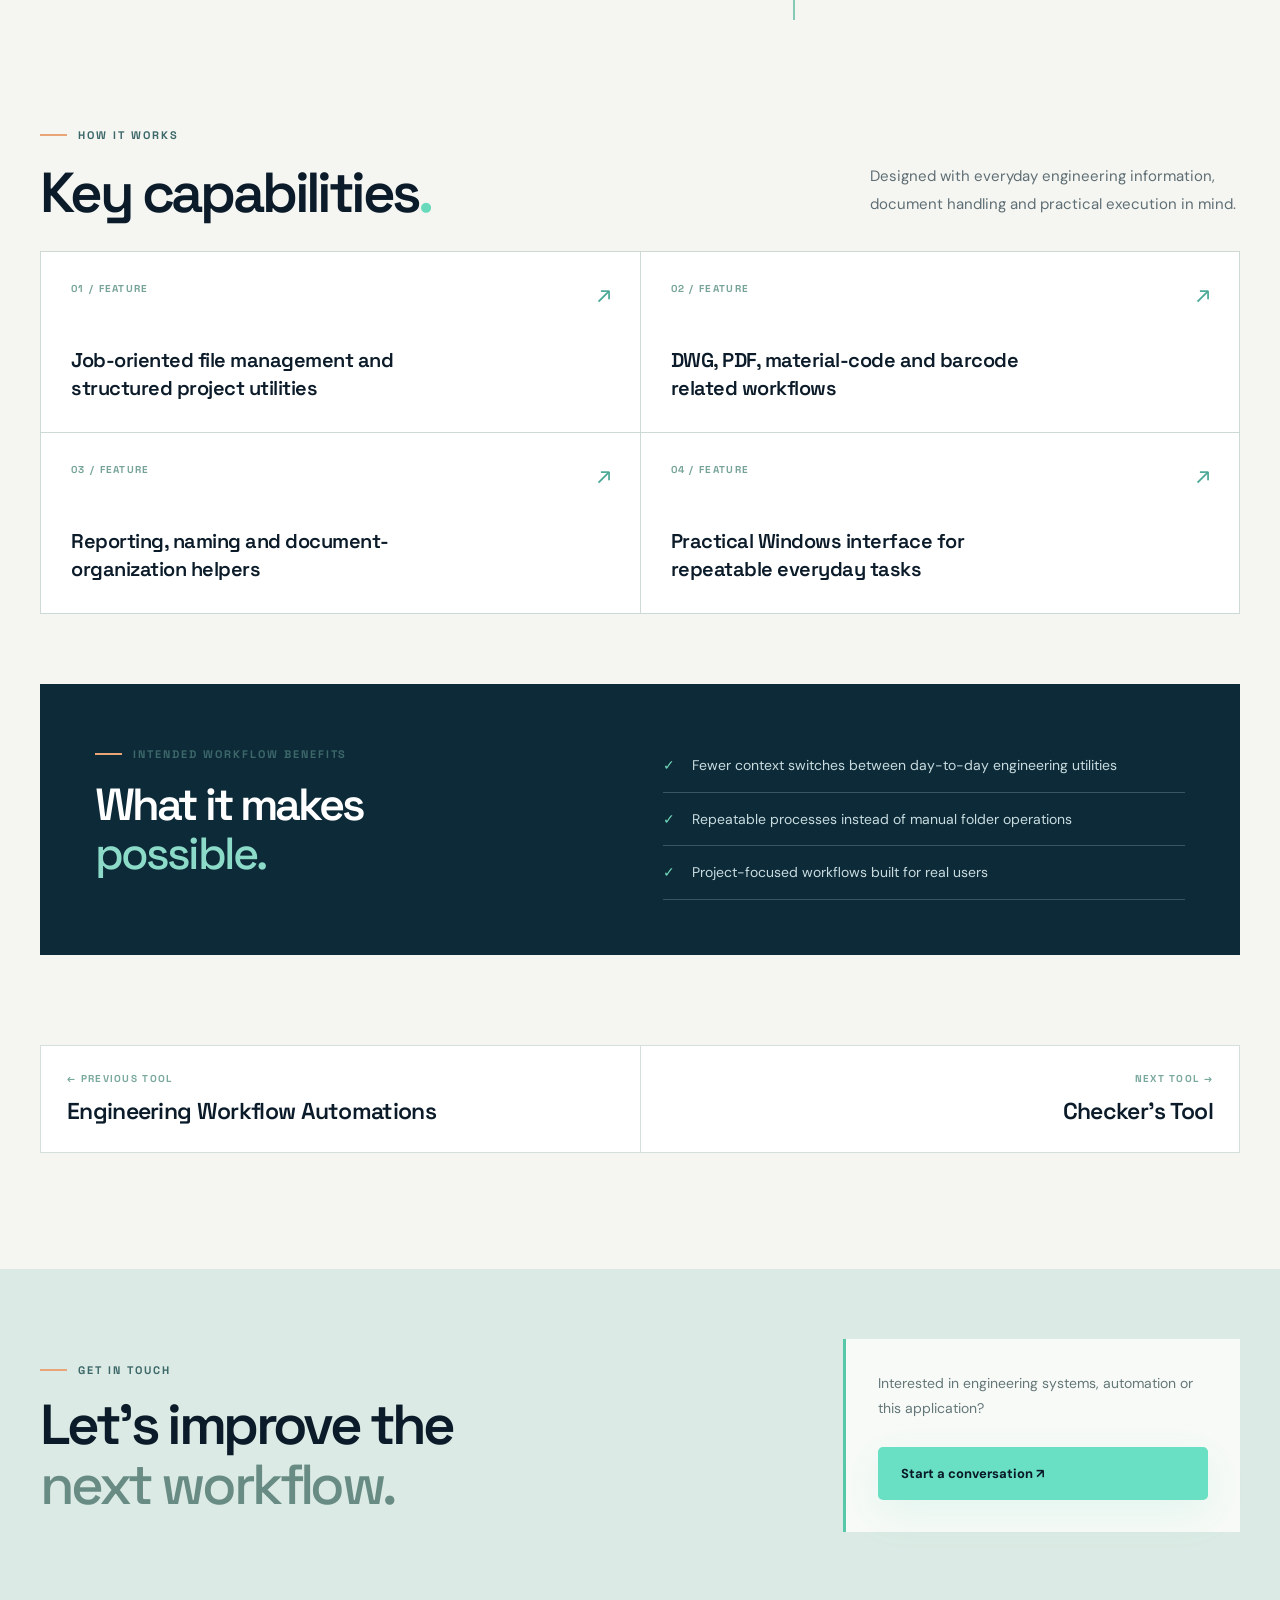
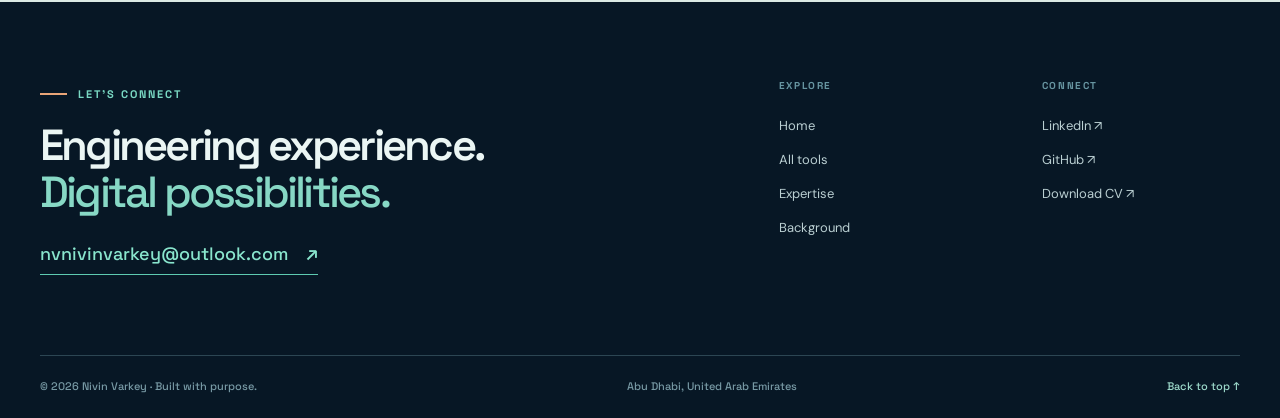
<file: tools/engicore/index.html>
<!doctype html><html lang="en"><head><meta charset="utf-8"><meta name="viewport" content="width=device-width,initial-scale=1,viewport-fit=cover"><meta name="theme-color" content="#0b1725"><meta name="description" content="EngiCore brings project file operations, document utilities and repeatable engineering tasks into one familiar Windows environment."><meta property="og:type" content="website"><meta property="og:title" content="EngiCore | Engineering Tools by Nivin Varkey"><meta property="og:description" content="EngiCore brings project file operations, document utilities and repeatable engineering tasks into one familiar Windows environment."><meta property="og:url" content="https://nivin.professionals-cv.in/tools/engicore/"><meta property="og:image" content="https://nivin.professionals-cv.in/assets/images/portrait.webp"><meta name="color-scheme" content="dark light"><link rel="canonical" href="https://nivin.professionals-cv.in/tools/engicore/"><link rel="icon" type="image/svg+xml" href="../../assets/favicon.svg"><link rel="preconnect" href="https://fonts.googleapis.com"><link rel="preconnect" href="https://fonts.gstatic.com" crossorigin><link href="https://fonts.googleapis.com/css2?family=DM+Sans:wght@400;500;600;700&family=Space+Grotesk:wght@400;500;600;700&display=swap" rel="stylesheet"><link rel="stylesheet" href="../../assets/css/site.css?v=10"><title>EngiCore | Engineering Tools by Nivin Varkey</title><script async src="https://www.googletagmanager.com/gtag/js?id=G-YC8H32CX1J"></script><script>window.dataLayer=window.dataLayer||[];function gtag(){dataLayer.push(arguments)}gtag('js',new Date());gtag('config','G-YC8H32CX1J');</script></head><body id="top"><a href="#main" class="skip-link">Skip to content</a><div class="scroll-progress" id="scrollProgress" aria-hidden="true"></div><header class="site-header" id="siteHeader"><div class="wrap nav-inner"><a class="brand" href="../../index.html" aria-label="Nivin Varkey home"><span class="brand-mark">NV<span class="brand-dot">.</span></span><span class="brand-copy"><strong>NIVIN VARKEY</strong><small>ENGINEERING / INNOVATION</small></span></a><nav class="desktop-nav" id="mainNav" aria-label="Main navigation"><a href="../../index.html" >Home</a><a href="../../tools/" aria-current="page">My Tools</a><a href="../../index.html#expertise">Expertise</a><a href="../../index.html#journey">Experience</a><a href="../../index.html#contact">Contact</a></nav><div class="header-right"><a class="nav-resume" href="../../Nivin_Varkey_Project_Engineer_CV.pdf" download>Download CV <span aria-hidden="true">↗</span></a><button class="nav-toggle" id="menuToggle" aria-controls="mobileNav" aria-expanded="false" aria-label="Open navigation"><span></span><span></span></button></div></div><nav class="mobile-nav" id="mobileNav" aria-label="Mobile navigation" hidden><a href="../../index.html">Home</a><a href="../../tools/">My Tools</a><a href="../../index.html#expertise">Expertise</a><a href="../../index.html#journey">Experience</a><a href="../../index.html#contact">Contact</a></nav></header><main id="main"><section class="page-hero detail-hero"><div class="wrap"><div class="breadcrumb"><a href="../../index.html">Home</a> / <a href="../">Tools</a> / <span>EngiCore</span></div><div class="detail-hero-grid"><div><div class="eyebrow"><span class="tiny-dash"></span> ENGINEERING DESKTOP SUITE</div><h1>EngiCore<span class="detail-period">.</span></h1><p class="detail-lead">EngiCore brings project file operations, document utilities and repeatable engineering tasks into one familiar Windows environment.</p><div class="detail-tags"><span class="pill">Python</span><span class="pill">PySide6</span><span class="pill">Windows</span><span class="pill">Excel / PDF</span></div><div class="detail-actions"><a href="#overview" class="btn btn-primary">Explore the workflow <span>↓</span></a><a href="../" class="btn btn-ghost">All tools <span>↗</span></a></div></div><div class="detail-hero-side"><span>PROJECT / 01—09</span><div><strong>Engineering platform</strong><small>Application</small></div><div class="hero-detail-orbit" aria-hidden="true"><span>01</span></div></div></div></div></section><section class="detail-visual-section"><div class="wrap"><div class="detail-visual reveal"><img src="../../assets/images/engicore.webp" alt="Actual EngiCore application screenshot" loading="eager"><span class="visual-caption">APPLICATION INTERFACE / SCREENSHOT</span></div></div></section><section class="section detail-content" id="overview"><div class="wrap"><div class="detail-main-grid"><div class="detail-summary reveal"><div class="eyebrow"><span class="tiny-dash"></span> OVERVIEW</div><h2>Purpose built.<br><em>Engineering focused.</em></h2><p>EngiCore brings project file operations, document utilities and repeatable engineering tasks into one familiar Windows environment.</p></div><div class="detail-issue reveal"><span class="detail-small-label">THE CHALLENGE</span><p>Engineering teams frequently switch among folders, spreadsheets and small utilities to manage the same project information. That fragmentation makes simple tasks hard to repeat consistently.</p></div></div><div class="detail-features"><div class="section-heading reveal"><div><span class="eyebrow"><span class="tiny-dash"></span> HOW IT WORKS</span><h2>Key capabilities<span class="detail-period">.</span></h2></div><p>Designed with everyday engineering information, document handling and practical execution in mind.</p></div><div class="features-grid"><article class="feature-item reveal"><span>01 / FEATURE</span><h3>Job-oriented file management and structured project utilities</h3><i aria-hidden="true">↗</i></article><article class="feature-item reveal"><span>02 / FEATURE</span><h3>DWG, PDF, material-code and barcode related workflows</h3><i aria-hidden="true">↗</i></article><article class="feature-item reveal"><span>03 / FEATURE</span><h3>Reporting, naming and document-organization helpers</h3><i aria-hidden="true">↗</i></article><article class="feature-item reveal"><span>04 / FEATURE</span><h3>Practical Windows interface for repeatable everyday tasks</h3><i aria-hidden="true">↗</i></article></div></div><div class="outcomes-panel reveal"><div><span class="eyebrow"><span class="tiny-dash"></span> INTENDED WORKFLOW BENEFITS</span><h2>What it makes<br><em>possible.</em></h2></div><ul><li><span>✓</span>Fewer context switches between day-to-day engineering utilities</li><li><span>✓</span>Repeatable processes instead of manual folder operations</li><li><span>✓</span>Project-focused workflows built for real users</li></ul></div><div class="next-project reveal"><a href="../engineering-automations/"><span>← PREVIOUS TOOL</span><strong>Engineering Workflow Automations</strong></a><a href="../checkers-tool/"><span>NEXT TOOL →</span><strong>Checker’s Tool</strong></a></div></div></section><section class="section contact-strip small-contact"><div class="wrap contact-strip-inner"><div><span class="eyebrow"><span class="tiny-dash"></span> GET IN TOUCH</span><h2>Let's improve the<br><em>next workflow.</em></h2></div><div class="contact-box"><p>Interested in engineering systems, automation or this application?</p><a class="btn btn-primary" href="mailto:nvnivinvarkey@outlook.com?subject=EngiCore">Start a conversation ↗</a></div></div></section></main><footer class="footer"><div class="wrap footer-layout"><div class="footer-main"><span class="eyebrow light"><span class="tiny-dash"></span> LET'S CONNECT</span><h2>Engineering experience.<br><em>Digital possibilities.</em></h2><a class="footer-mail" href="mailto:nvnivinvarkey@outlook.com">nvnivinvarkey@outlook.com <span>↗</span></a></div><div class="footer-links"><span>EXPLORE</span><a href="../../index.html">Home</a><a href="../../tools/">All tools</a><a href="../../index.html#expertise">Expertise</a><a href="../../index.html#about">Background</a></div><div class="footer-links"><span>CONNECT</span><a href="https://www.linkedin.com/in/nivinvarkey/" target="_blank" rel="noopener noreferrer">LinkedIn ↗</a><a href="https://github.com/nivinvarkey" target="_blank" rel="noopener noreferrer">GitHub ↗</a><a href="../../Nivin_Varkey_Project_Engineer_CV.pdf" download>Download CV ↗</a></div></div><div class="wrap footer-base"><span>© <span class="year">2026</span> Nivin Varkey · Built with purpose.</span><span>Abu Dhabi, United Arab Emirates</span><a href="#top">Back to top ↑</a></div></footer><script defer src="../../assets/js/site.js?v=10"></script></body></html>
</file>
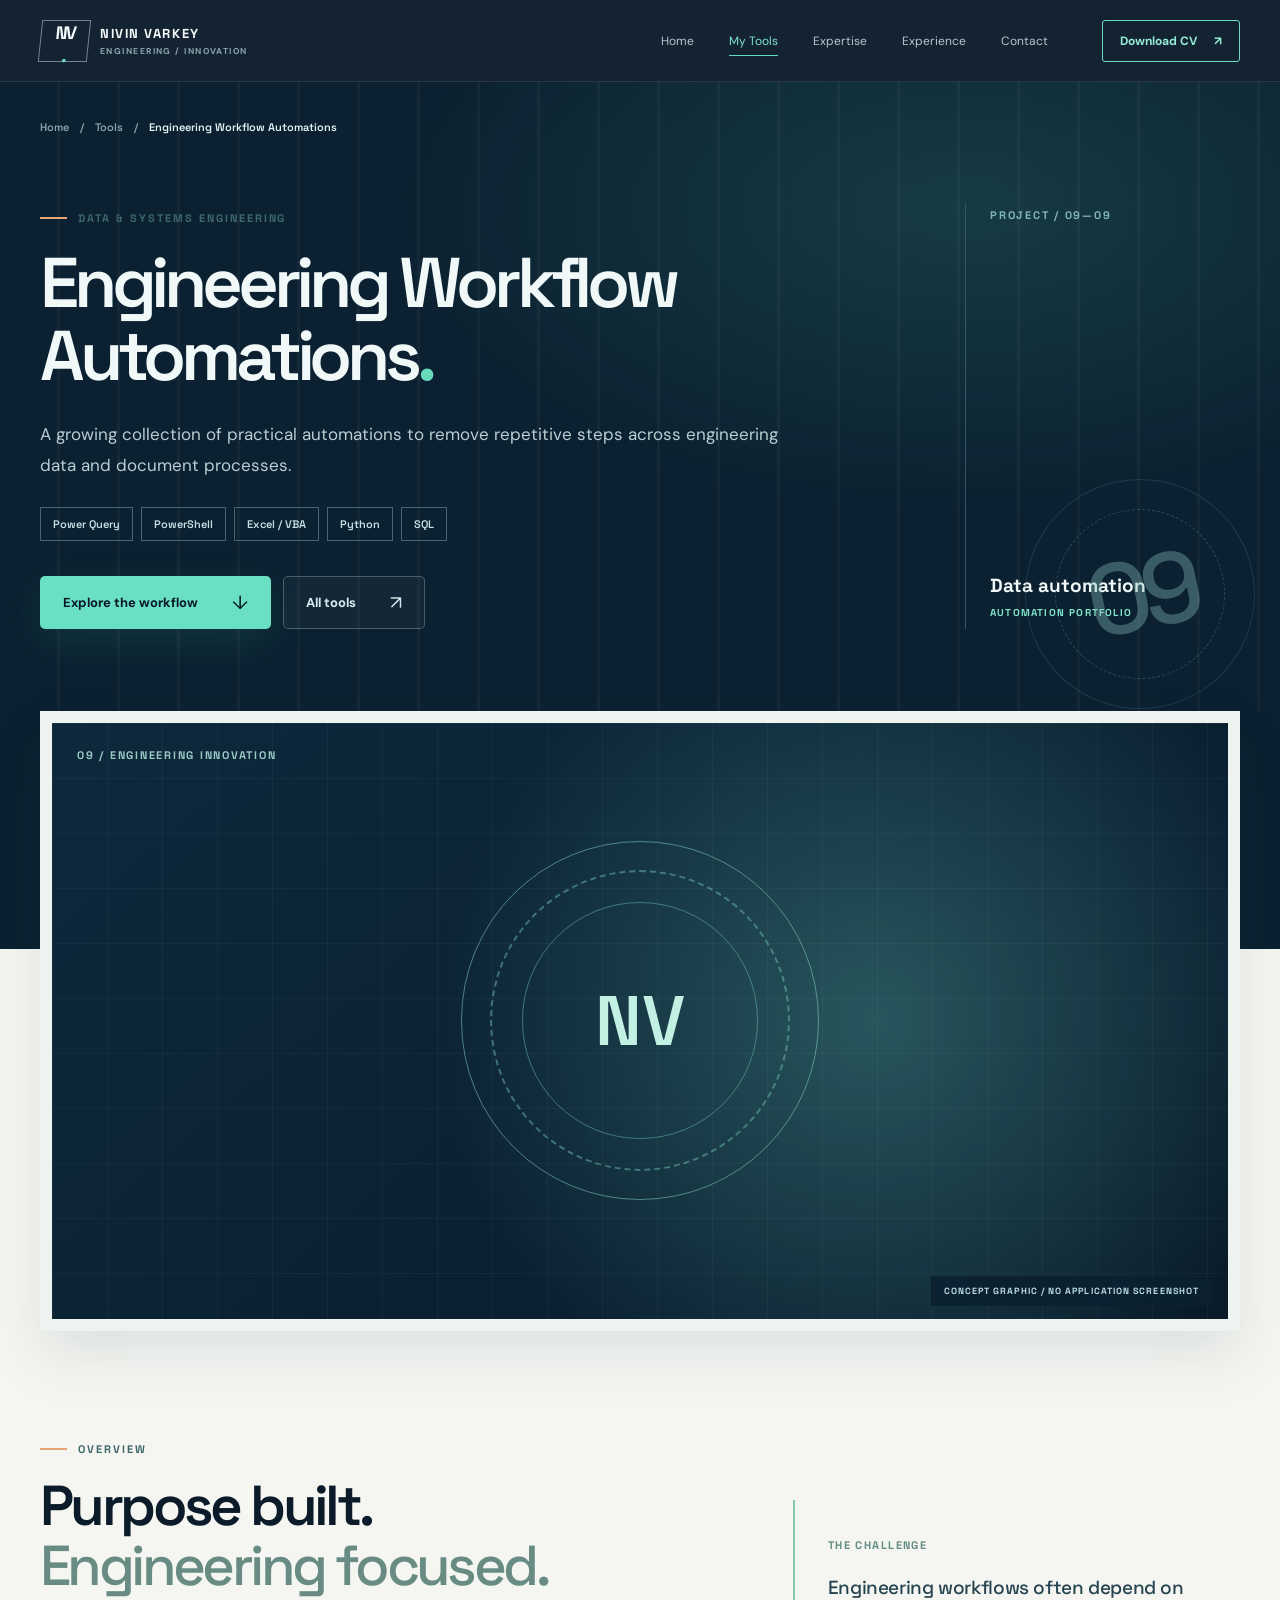
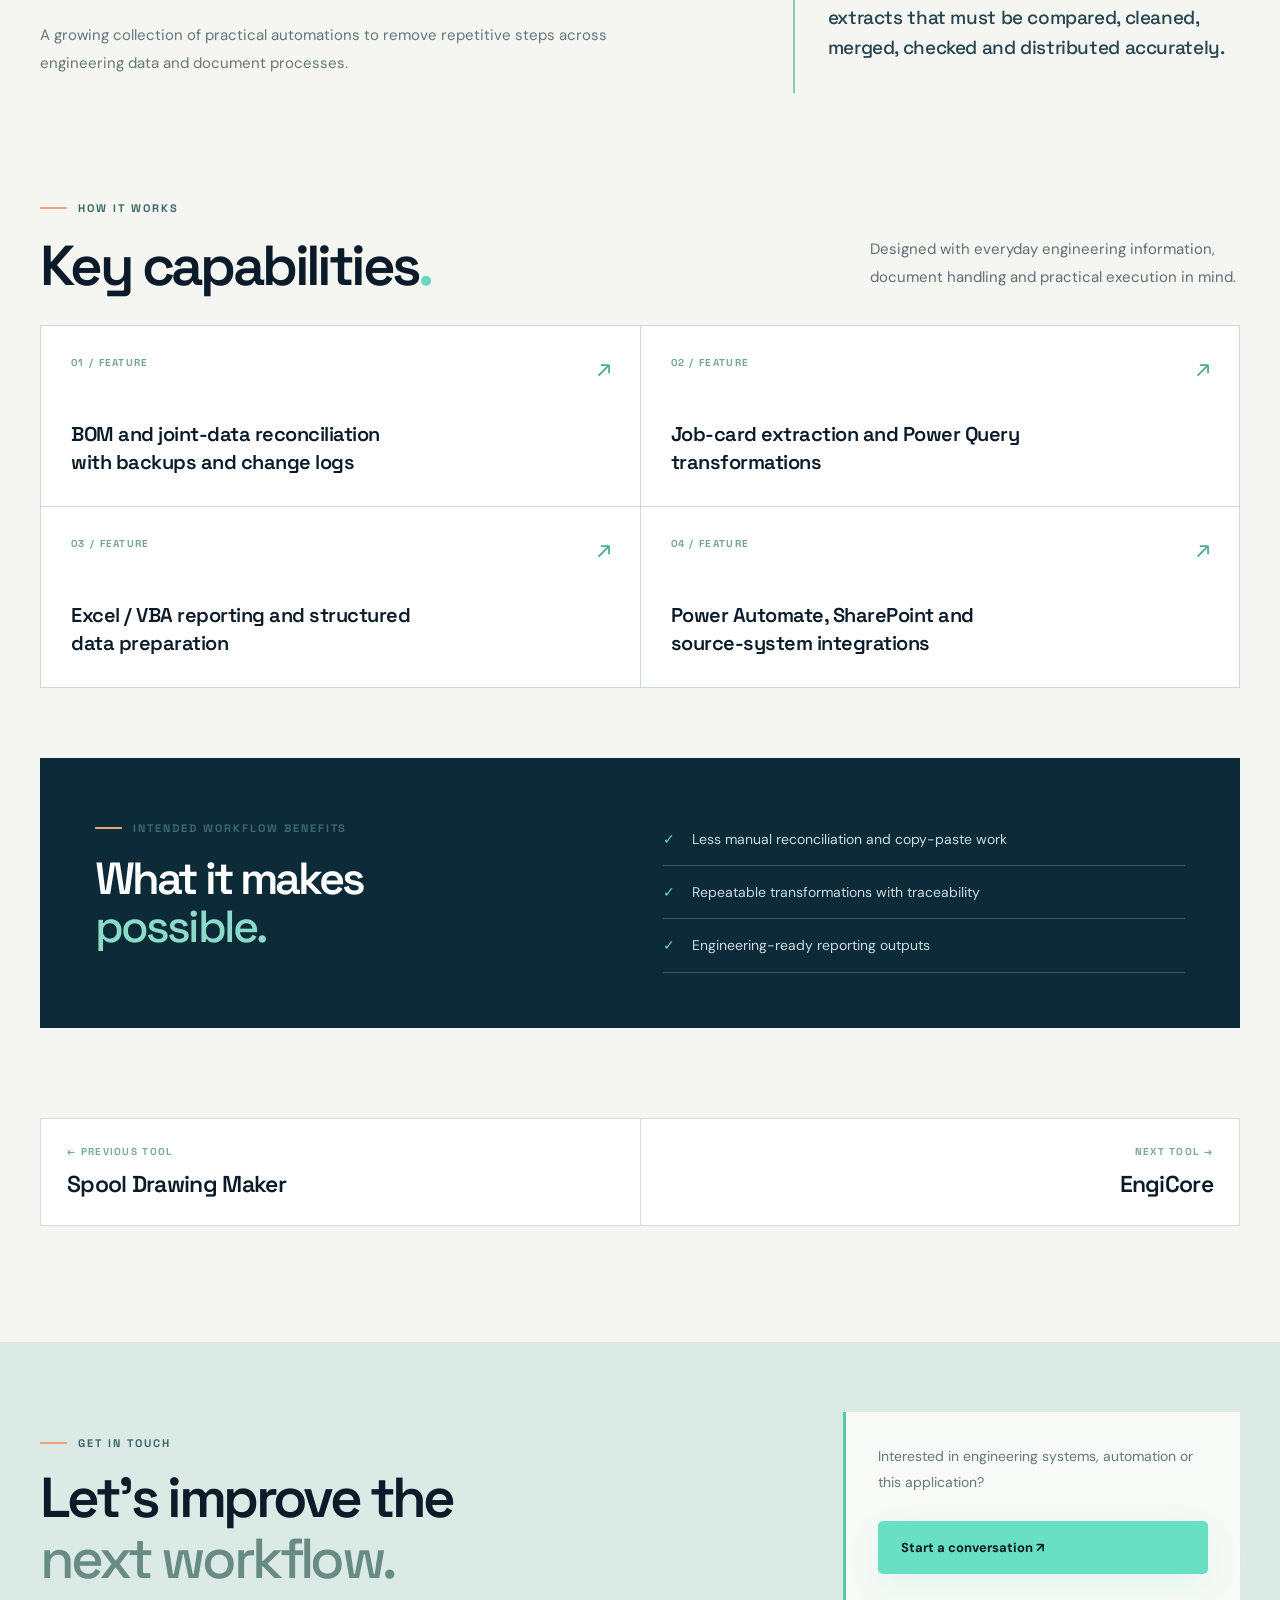
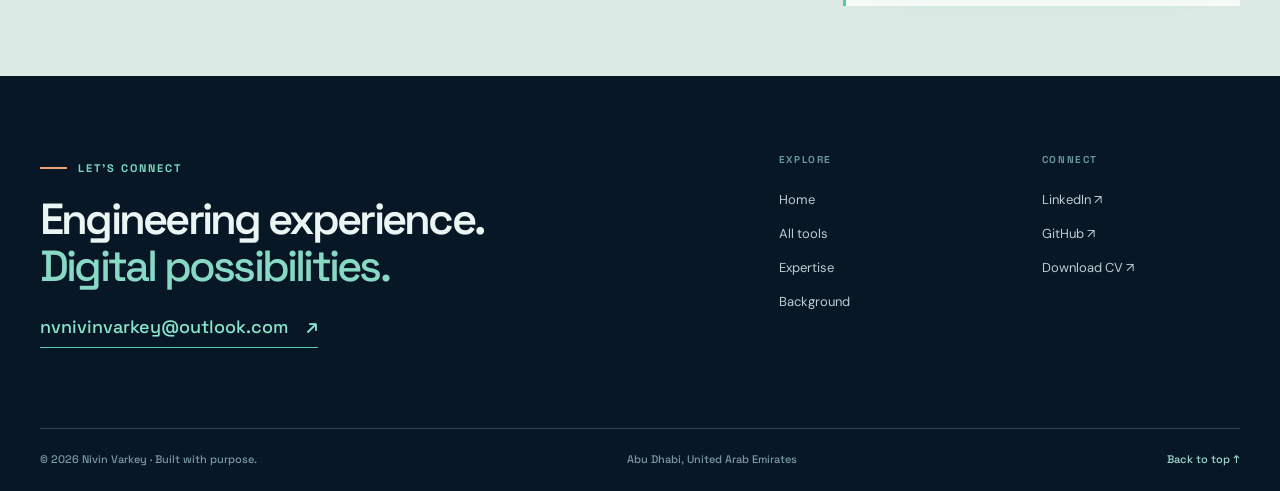
<file: tools/engineering-automations/index.html>
<!doctype html><html lang="en"><head><meta charset="utf-8"><meta name="viewport" content="width=device-width,initial-scale=1,viewport-fit=cover"><meta name="theme-color" content="#0b1725"><meta name="description" content="A growing collection of practical automations to remove repetitive steps across engineering data and document processes."><meta property="og:type" content="website"><meta property="og:title" content="Engineering Workflow Automations | Engineering Tools by Nivin Varkey"><meta property="og:description" content="A growing collection of practical automations to remove repetitive steps across engineering data and document processes."><meta property="og:url" content="https://nivin.professionals-cv.in/tools/engineering-automations/"><meta property="og:image" content="https://nivin.professionals-cv.in/assets/images/portrait.webp"><meta name="color-scheme" content="dark light"><link rel="canonical" href="https://nivin.professionals-cv.in/tools/engineering-automations/"><link rel="icon" type="image/svg+xml" href="../../assets/favicon.svg"><link rel="preconnect" href="https://fonts.googleapis.com"><link rel="preconnect" href="https://fonts.gstatic.com" crossorigin><link href="https://fonts.googleapis.com/css2?family=DM+Sans:wght@400;500;600;700&family=Space+Grotesk:wght@400;500;600;700&display=swap" rel="stylesheet"><link rel="stylesheet" href="../../assets/css/site.css?v=10"><title>Engineering Workflow Automations | Engineering Tools by Nivin Varkey</title><script async src="https://www.googletagmanager.com/gtag/js?id=G-YC8H32CX1J"></script><script>window.dataLayer=window.dataLayer||[];function gtag(){dataLayer.push(arguments)}gtag('js',new Date());gtag('config','G-YC8H32CX1J');</script></head><body id="top"><a href="#main" class="skip-link">Skip to content</a><div class="scroll-progress" id="scrollProgress" aria-hidden="true"></div><header class="site-header" id="siteHeader"><div class="wrap nav-inner"><a class="brand" href="../../index.html" aria-label="Nivin Varkey home"><span class="brand-mark">NV<span class="brand-dot">.</span></span><span class="brand-copy"><strong>NIVIN VARKEY</strong><small>ENGINEERING / INNOVATION</small></span></a><nav class="desktop-nav" id="mainNav" aria-label="Main navigation"><a href="../../index.html" >Home</a><a href="../../tools/" aria-current="page">My Tools</a><a href="../../index.html#expertise">Expertise</a><a href="../../index.html#journey">Experience</a><a href="../../index.html#contact">Contact</a></nav><div class="header-right"><a class="nav-resume" href="../../Nivin_Varkey_Project_Engineer_CV.pdf" download>Download CV <span aria-hidden="true">↗</span></a><button class="nav-toggle" id="menuToggle" aria-controls="mobileNav" aria-expanded="false" aria-label="Open navigation"><span></span><span></span></button></div></div><nav class="mobile-nav" id="mobileNav" aria-label="Mobile navigation" hidden><a href="../../index.html">Home</a><a href="../../tools/">My Tools</a><a href="../../index.html#expertise">Expertise</a><a href="../../index.html#journey">Experience</a><a href="../../index.html#contact">Contact</a></nav></header><main id="main"><section class="page-hero detail-hero"><div class="wrap"><div class="breadcrumb"><a href="../../index.html">Home</a> / <a href="../">Tools</a> / <span>Engineering Workflow Automations</span></div><div class="detail-hero-grid"><div><div class="eyebrow"><span class="tiny-dash"></span> DATA &amp; SYSTEMS ENGINEERING</div><h1>Engineering Workflow Automations<span class="detail-period">.</span></h1><p class="detail-lead">A growing collection of practical automations to remove repetitive steps across engineering data and document processes.</p><div class="detail-tags"><span class="pill">Power Query</span><span class="pill">PowerShell</span><span class="pill">Excel / VBA</span><span class="pill">Python</span><span class="pill">SQL</span></div><div class="detail-actions"><a href="#overview" class="btn btn-primary">Explore the workflow <span>↓</span></a><a href="../" class="btn btn-ghost">All tools <span>↗</span></a></div></div><div class="detail-hero-side"><span>PROJECT / 09—09</span><div><strong>Data automation</strong><small>Automation portfolio</small></div><div class="hero-detail-orbit" aria-hidden="true"><span>09</span></div></div></div></div></section><section class="detail-visual-section"><div class="wrap"><div class="detail-visual reveal"><div class="detail-art" aria-label="Abstract technical illustration for Engineering Workflow Automations"><div class="detail-art-grid"></div><div class="detail-art-orbit"><span>NV</span></div><div class="detail-art-mark">09 / ENGINEERING INNOVATION</div></div><span class="visual-caption">CONCEPT GRAPHIC / NO APPLICATION SCREENSHOT</span></div></div></section><section class="section detail-content" id="overview"><div class="wrap"><div class="detail-main-grid"><div class="detail-summary reveal"><div class="eyebrow"><span class="tiny-dash"></span> OVERVIEW</div><h2>Purpose built.<br><em>Engineering focused.</em></h2><p>A growing collection of practical automations to remove repetitive steps across engineering data and document processes.</p></div><div class="detail-issue reveal"><span class="detail-small-label">THE CHALLENGE</span><p>Engineering workflows often depend on extracts that must be compared, cleaned, merged, checked and distributed accurately.</p></div></div><div class="detail-features"><div class="section-heading reveal"><div><span class="eyebrow"><span class="tiny-dash"></span> HOW IT WORKS</span><h2>Key capabilities<span class="detail-period">.</span></h2></div><p>Designed with everyday engineering information, document handling and practical execution in mind.</p></div><div class="features-grid"><article class="feature-item reveal"><span>01 / FEATURE</span><h3>BOM and joint-data reconciliation with backups and change logs</h3><i aria-hidden="true">↗</i></article><article class="feature-item reveal"><span>02 / FEATURE</span><h3>Job-card extraction and Power Query transformations</h3><i aria-hidden="true">↗</i></article><article class="feature-item reveal"><span>03 / FEATURE</span><h3>Excel / VBA reporting and structured data preparation</h3><i aria-hidden="true">↗</i></article><article class="feature-item reveal"><span>04 / FEATURE</span><h3>Power Automate, SharePoint and source-system integrations</h3><i aria-hidden="true">↗</i></article></div></div><div class="outcomes-panel reveal"><div><span class="eyebrow"><span class="tiny-dash"></span> INTENDED WORKFLOW BENEFITS</span><h2>What it makes<br><em>possible.</em></h2></div><ul><li><span>✓</span>Less manual reconciliation and copy-paste work</li><li><span>✓</span>Repeatable transformations with traceability</li><li><span>✓</span>Engineering-ready reporting outputs</li></ul></div><div class="next-project reveal"><a href="../spool-drawing-maker/"><span>← PREVIOUS TOOL</span><strong>Spool Drawing Maker</strong></a><a href="../engicore/"><span>NEXT TOOL →</span><strong>EngiCore</strong></a></div></div></section><section class="section contact-strip small-contact"><div class="wrap contact-strip-inner"><div><span class="eyebrow"><span class="tiny-dash"></span> GET IN TOUCH</span><h2>Let's improve the<br><em>next workflow.</em></h2></div><div class="contact-box"><p>Interested in engineering systems, automation or this application?</p><a class="btn btn-primary" href="mailto:nvnivinvarkey@outlook.com?subject=Engineering%20Workflow%20Automations">Start a conversation ↗</a></div></div></section></main><footer class="footer"><div class="wrap footer-layout"><div class="footer-main"><span class="eyebrow light"><span class="tiny-dash"></span> LET'S CONNECT</span><h2>Engineering experience.<br><em>Digital possibilities.</em></h2><a class="footer-mail" href="mailto:nvnivinvarkey@outlook.com">nvnivinvarkey@outlook.com <span>↗</span></a></div><div class="footer-links"><span>EXPLORE</span><a href="../../index.html">Home</a><a href="../../tools/">All tools</a><a href="../../index.html#expertise">Expertise</a><a href="../../index.html#about">Background</a></div><div class="footer-links"><span>CONNECT</span><a href="https://www.linkedin.com/in/nivinvarkey/" target="_blank" rel="noopener noreferrer">LinkedIn ↗</a><a href="https://github.com/nivinvarkey" target="_blank" rel="noopener noreferrer">GitHub ↗</a><a href="../../Nivin_Varkey_Project_Engineer_CV.pdf" download>Download CV ↗</a></div></div><div class="wrap footer-base"><span>© <span class="year">2026</span> Nivin Varkey · Built with purpose.</span><span>Abu Dhabi, United Arab Emirates</span><a href="#top">Back to top ↑</a></div></footer><script defer src="../../assets/js/site.js?v=10"></script></body></html>
</file>
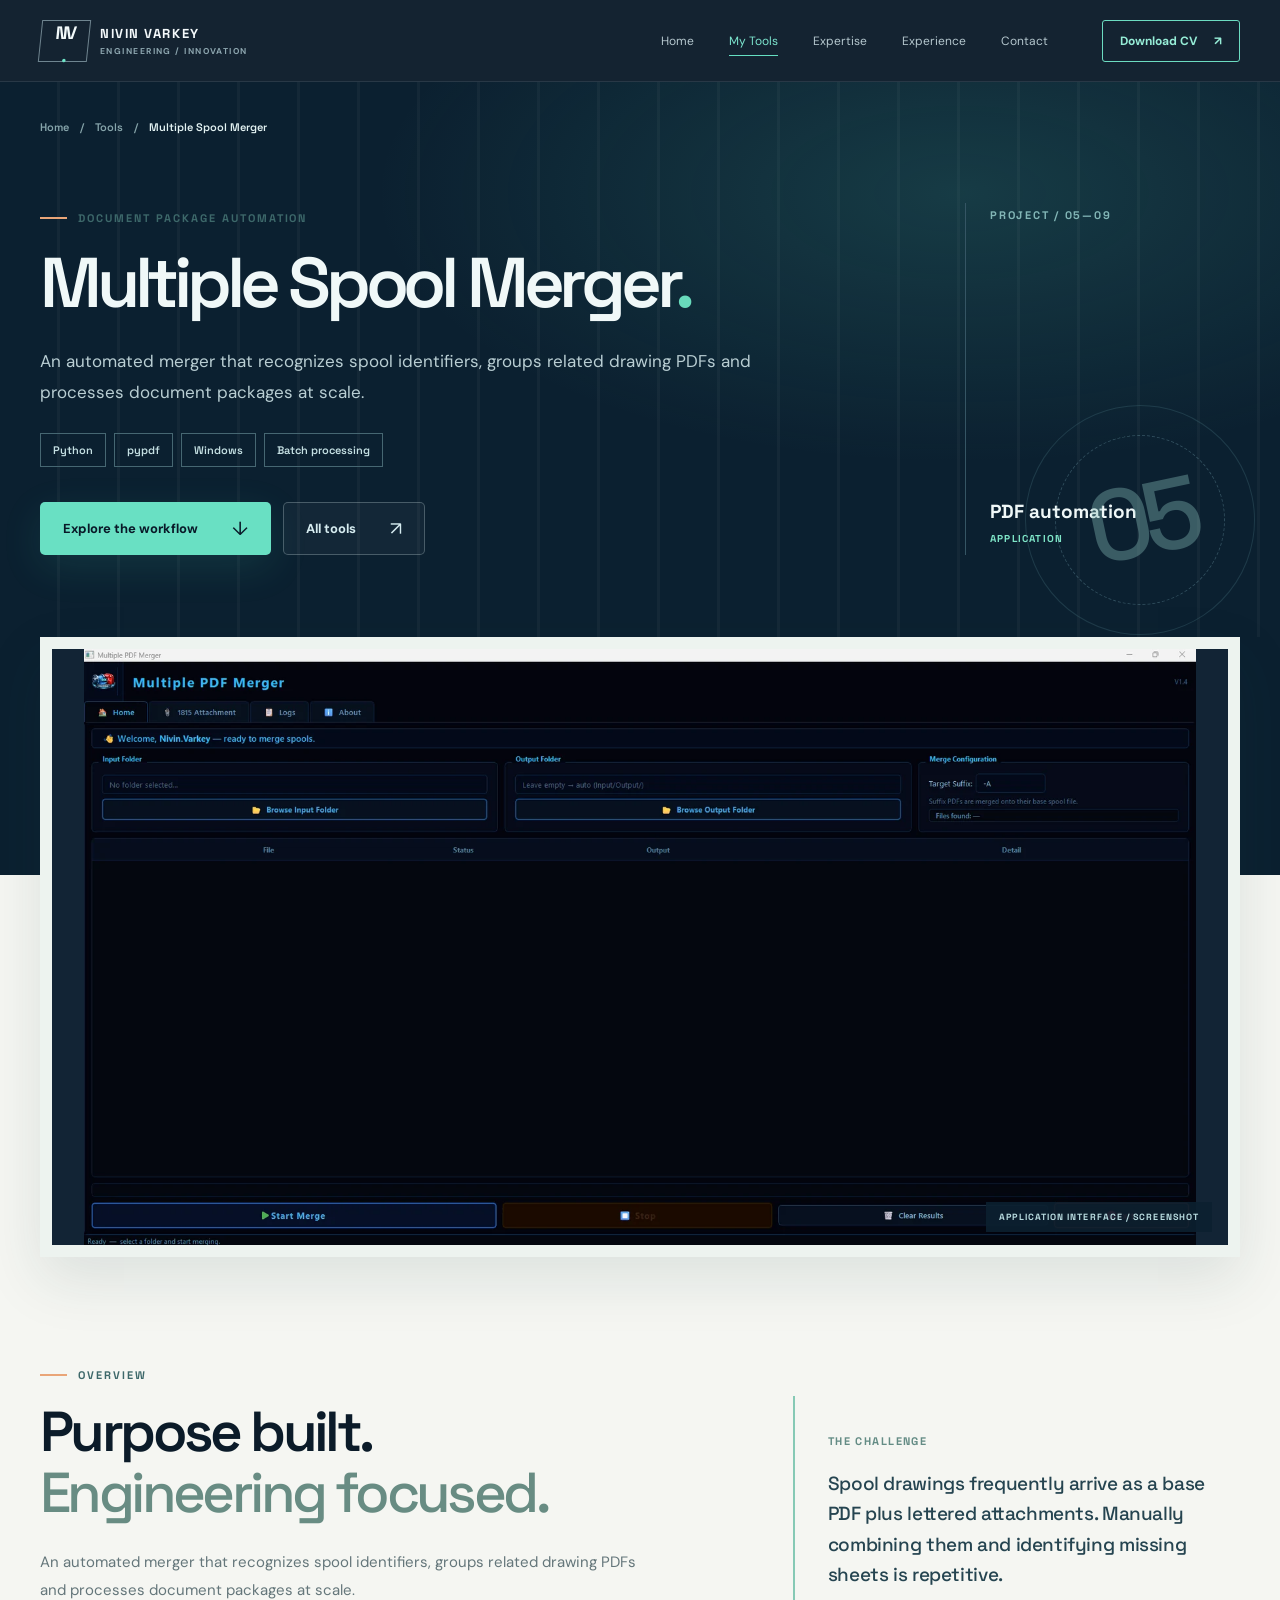
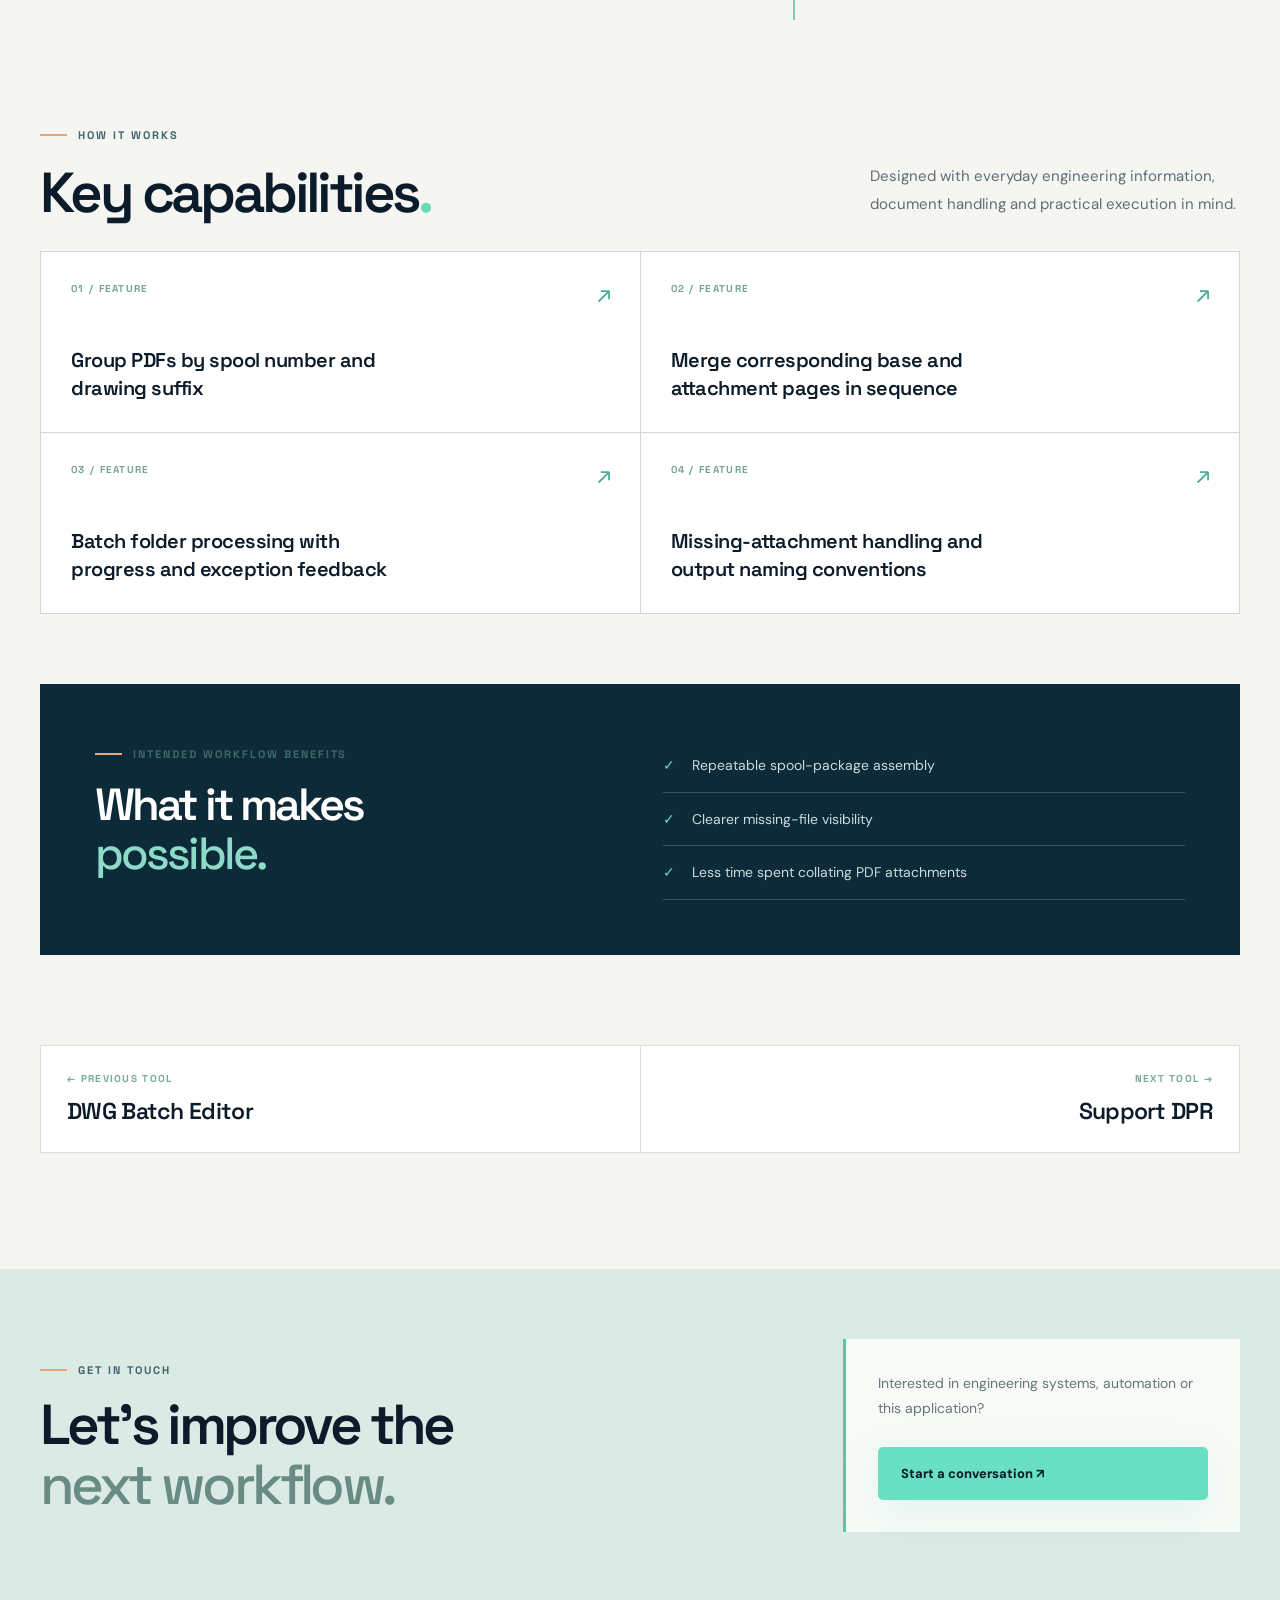
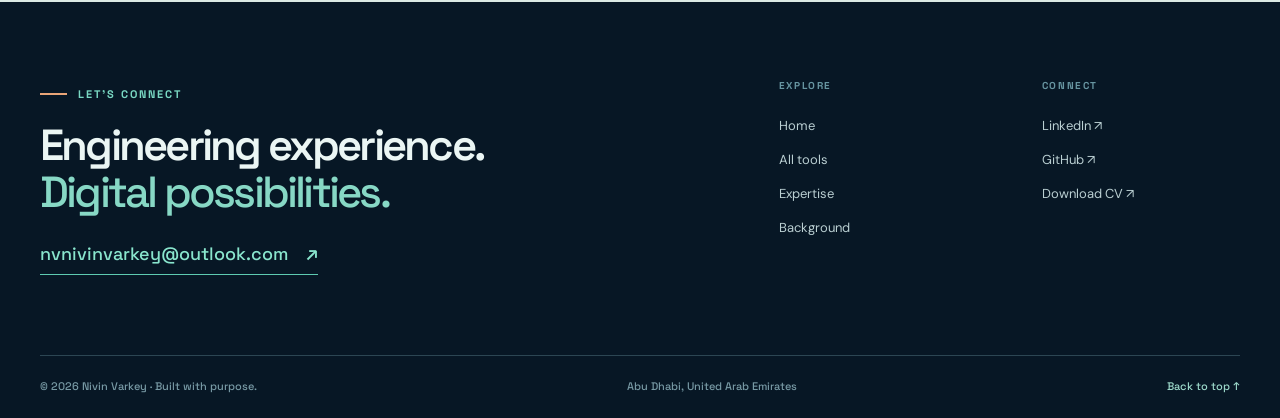
<file: tools/multiple-spool-merger/index.html>
<!doctype html><html lang="en"><head><meta charset="utf-8"><meta name="viewport" content="width=device-width,initial-scale=1,viewport-fit=cover"><meta name="theme-color" content="#0b1725"><meta name="description" content="An automated merger that recognizes spool identifiers, groups related drawing PDFs and processes document packages at scale."><meta property="og:type" content="website"><meta property="og:title" content="Multiple Spool Merger | Engineering Tools by Nivin Varkey"><meta property="og:description" content="An automated merger that recognizes spool identifiers, groups related drawing PDFs and processes document packages at scale."><meta property="og:url" content="https://nivin.professionals-cv.in/tools/multiple-spool-merger/"><meta property="og:image" content="https://nivin.professionals-cv.in/assets/images/portrait.webp"><meta name="color-scheme" content="dark light"><link rel="canonical" href="https://nivin.professionals-cv.in/tools/multiple-spool-merger/"><link rel="icon" type="image/svg+xml" href="../../assets/favicon.svg"><link rel="preconnect" href="https://fonts.googleapis.com"><link rel="preconnect" href="https://fonts.gstatic.com" crossorigin><link href="https://fonts.googleapis.com/css2?family=DM+Sans:wght@400;500;600;700&family=Space+Grotesk:wght@400;500;600;700&display=swap" rel="stylesheet"><link rel="stylesheet" href="../../assets/css/site.css?v=10"><title>Multiple Spool Merger | Engineering Tools by Nivin Varkey</title><script async src="https://www.googletagmanager.com/gtag/js?id=G-YC8H32CX1J"></script><script>window.dataLayer=window.dataLayer||[];function gtag(){dataLayer.push(arguments)}gtag('js',new Date());gtag('config','G-YC8H32CX1J');</script></head><body id="top"><a href="#main" class="skip-link">Skip to content</a><div class="scroll-progress" id="scrollProgress" aria-hidden="true"></div><header class="site-header" id="siteHeader"><div class="wrap nav-inner"><a class="brand" href="../../index.html" aria-label="Nivin Varkey home"><span class="brand-mark">NV<span class="brand-dot">.</span></span><span class="brand-copy"><strong>NIVIN VARKEY</strong><small>ENGINEERING / INNOVATION</small></span></a><nav class="desktop-nav" id="mainNav" aria-label="Main navigation"><a href="../../index.html" >Home</a><a href="../../tools/" aria-current="page">My Tools</a><a href="../../index.html#expertise">Expertise</a><a href="../../index.html#journey">Experience</a><a href="../../index.html#contact">Contact</a></nav><div class="header-right"><a class="nav-resume" href="../../Nivin_Varkey_Project_Engineer_CV.pdf" download>Download CV <span aria-hidden="true">↗</span></a><button class="nav-toggle" id="menuToggle" aria-controls="mobileNav" aria-expanded="false" aria-label="Open navigation"><span></span><span></span></button></div></div><nav class="mobile-nav" id="mobileNav" aria-label="Mobile navigation" hidden><a href="../../index.html">Home</a><a href="../../tools/">My Tools</a><a href="../../index.html#expertise">Expertise</a><a href="../../index.html#journey">Experience</a><a href="../../index.html#contact">Contact</a></nav></header><main id="main"><section class="page-hero detail-hero"><div class="wrap"><div class="breadcrumb"><a href="../../index.html">Home</a> / <a href="../">Tools</a> / <span>Multiple Spool Merger</span></div><div class="detail-hero-grid"><div><div class="eyebrow"><span class="tiny-dash"></span> DOCUMENT PACKAGE AUTOMATION</div><h1>Multiple Spool Merger<span class="detail-period">.</span></h1><p class="detail-lead">An automated merger that recognizes spool identifiers, groups related drawing PDFs and processes document packages at scale.</p><div class="detail-tags"><span class="pill">Python</span><span class="pill">pypdf</span><span class="pill">Windows</span><span class="pill">Batch processing</span></div><div class="detail-actions"><a href="#overview" class="btn btn-primary">Explore the workflow <span>↓</span></a><a href="../" class="btn btn-ghost">All tools <span>↗</span></a></div></div><div class="detail-hero-side"><span>PROJECT / 05—09</span><div><strong>PDF automation</strong><small>Application</small></div><div class="hero-detail-orbit" aria-hidden="true"><span>05</span></div></div></div></div></section><section class="detail-visual-section"><div class="wrap"><div class="detail-visual reveal"><img src="../../assets/images/pdf-merger.webp" alt="Actual Multiple Spool Merger application screenshot" loading="eager"><span class="visual-caption">APPLICATION INTERFACE / SCREENSHOT</span></div></div></section><section class="section detail-content" id="overview"><div class="wrap"><div class="detail-main-grid"><div class="detail-summary reveal"><div class="eyebrow"><span class="tiny-dash"></span> OVERVIEW</div><h2>Purpose built.<br><em>Engineering focused.</em></h2><p>An automated merger that recognizes spool identifiers, groups related drawing PDFs and processes document packages at scale.</p></div><div class="detail-issue reveal"><span class="detail-small-label">THE CHALLENGE</span><p>Spool drawings frequently arrive as a base PDF plus lettered attachments. Manually combining them and identifying missing sheets is repetitive.</p></div></div><div class="detail-features"><div class="section-heading reveal"><div><span class="eyebrow"><span class="tiny-dash"></span> HOW IT WORKS</span><h2>Key capabilities<span class="detail-period">.</span></h2></div><p>Designed with everyday engineering information, document handling and practical execution in mind.</p></div><div class="features-grid"><article class="feature-item reveal"><span>01 / FEATURE</span><h3>Group PDFs by spool number and drawing suffix</h3><i aria-hidden="true">↗</i></article><article class="feature-item reveal"><span>02 / FEATURE</span><h3>Merge corresponding base and attachment pages in sequence</h3><i aria-hidden="true">↗</i></article><article class="feature-item reveal"><span>03 / FEATURE</span><h3>Batch folder processing with progress and exception feedback</h3><i aria-hidden="true">↗</i></article><article class="feature-item reveal"><span>04 / FEATURE</span><h3>Missing-attachment handling and output naming conventions</h3><i aria-hidden="true">↗</i></article></div></div><div class="outcomes-panel reveal"><div><span class="eyebrow"><span class="tiny-dash"></span> INTENDED WORKFLOW BENEFITS</span><h2>What it makes<br><em>possible.</em></h2></div><ul><li><span>✓</span>Repeatable spool-package assembly</li><li><span>✓</span>Clearer missing-file visibility</li><li><span>✓</span>Less time spent collating PDF attachments</li></ul></div><div class="next-project reveal"><a href="../dwg-batch-editor/"><span>← PREVIOUS TOOL</span><strong>DWG Batch Editor</strong></a><a href="../support-dpr/"><span>NEXT TOOL →</span><strong>Support DPR</strong></a></div></div></section><section class="section contact-strip small-contact"><div class="wrap contact-strip-inner"><div><span class="eyebrow"><span class="tiny-dash"></span> GET IN TOUCH</span><h2>Let's improve the<br><em>next workflow.</em></h2></div><div class="contact-box"><p>Interested in engineering systems, automation or this application?</p><a class="btn btn-primary" href="mailto:nvnivinvarkey@outlook.com?subject=Multiple%20Spool%20Merger">Start a conversation ↗</a></div></div></section></main><footer class="footer"><div class="wrap footer-layout"><div class="footer-main"><span class="eyebrow light"><span class="tiny-dash"></span> LET'S CONNECT</span><h2>Engineering experience.<br><em>Digital possibilities.</em></h2><a class="footer-mail" href="mailto:nvnivinvarkey@outlook.com">nvnivinvarkey@outlook.com <span>↗</span></a></div><div class="footer-links"><span>EXPLORE</span><a href="../../index.html">Home</a><a href="../../tools/">All tools</a><a href="../../index.html#expertise">Expertise</a><a href="../../index.html#about">Background</a></div><div class="footer-links"><span>CONNECT</span><a href="https://www.linkedin.com/in/nivinvarkey/" target="_blank" rel="noopener noreferrer">LinkedIn ↗</a><a href="https://github.com/nivinvarkey" target="_blank" rel="noopener noreferrer">GitHub ↗</a><a href="../../Nivin_Varkey_Project_Engineer_CV.pdf" download>Download CV ↗</a></div></div><div class="wrap footer-base"><span>© <span class="year">2026</span> Nivin Varkey · Built with purpose.</span><span>Abu Dhabi, United Arab Emirates</span><a href="#top">Back to top ↑</a></div></footer><script defer src="../../assets/js/site.js?v=10"></script></body></html>
</file>
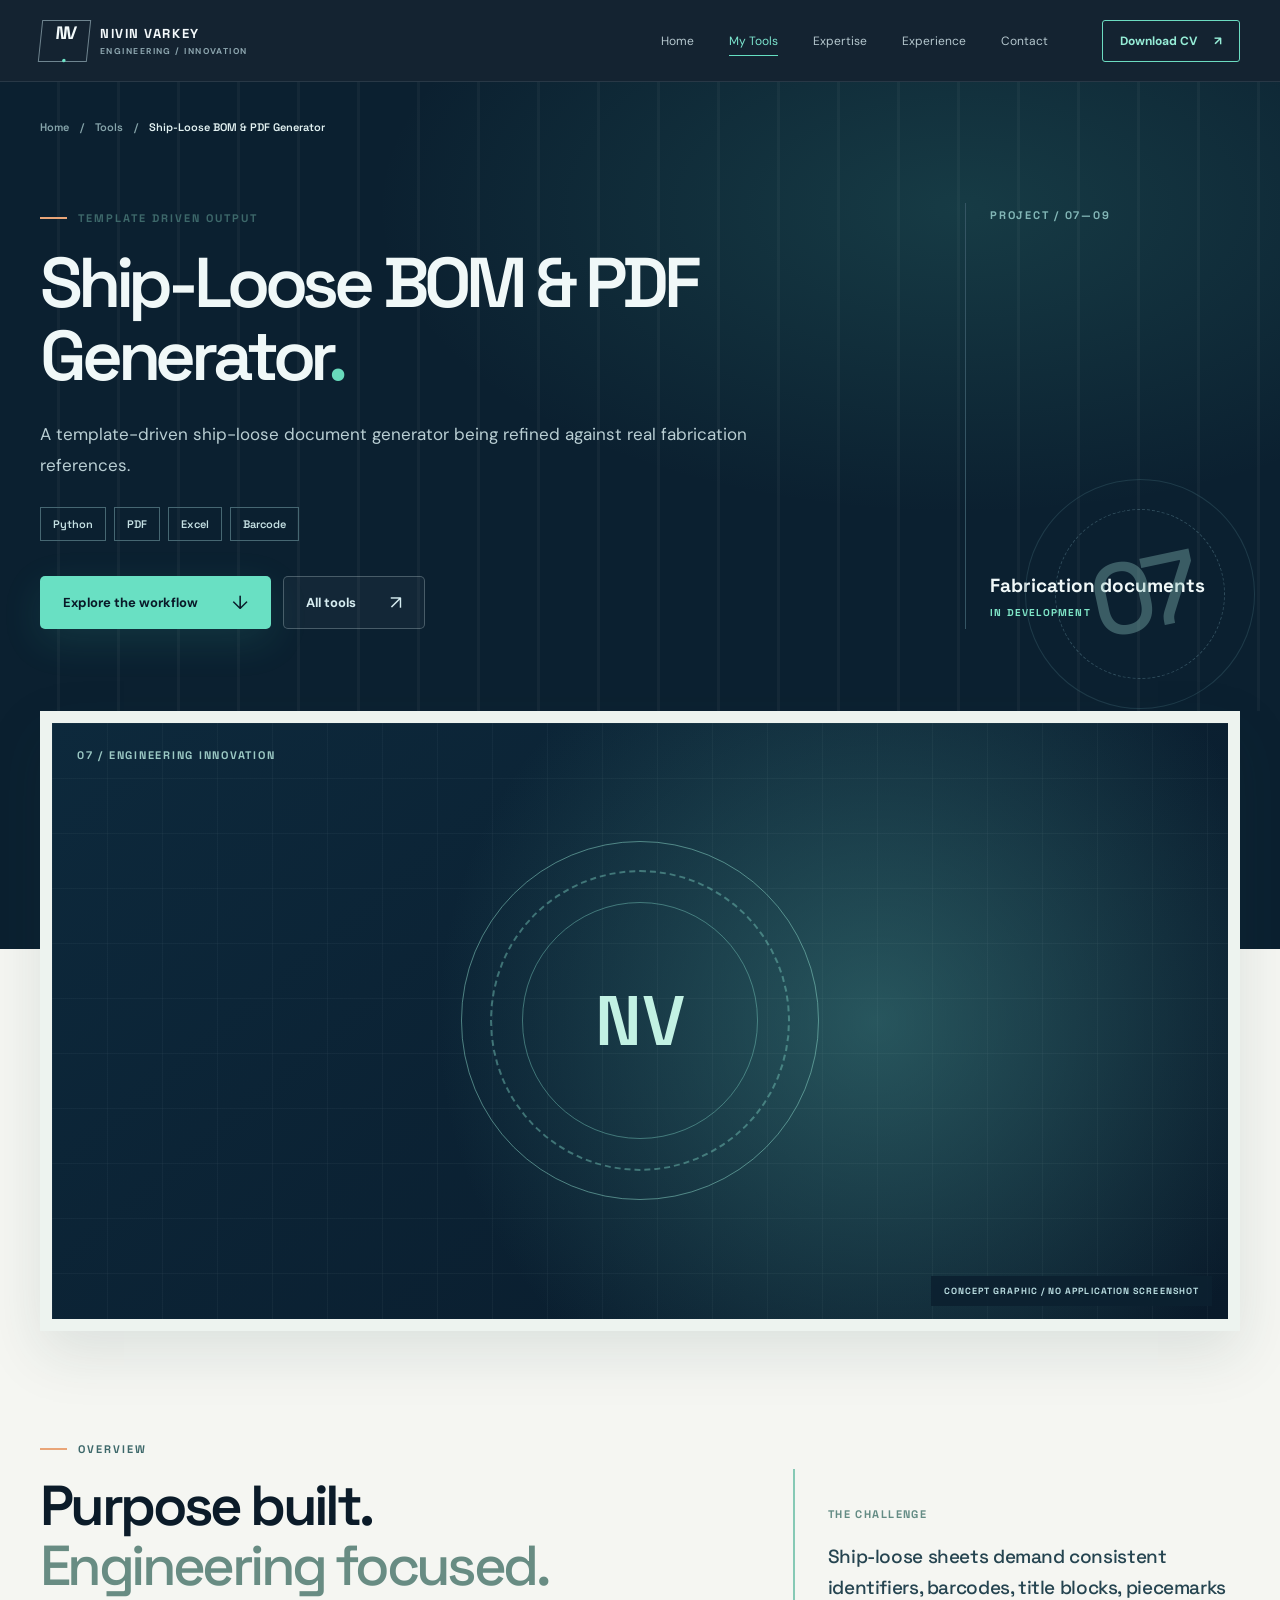
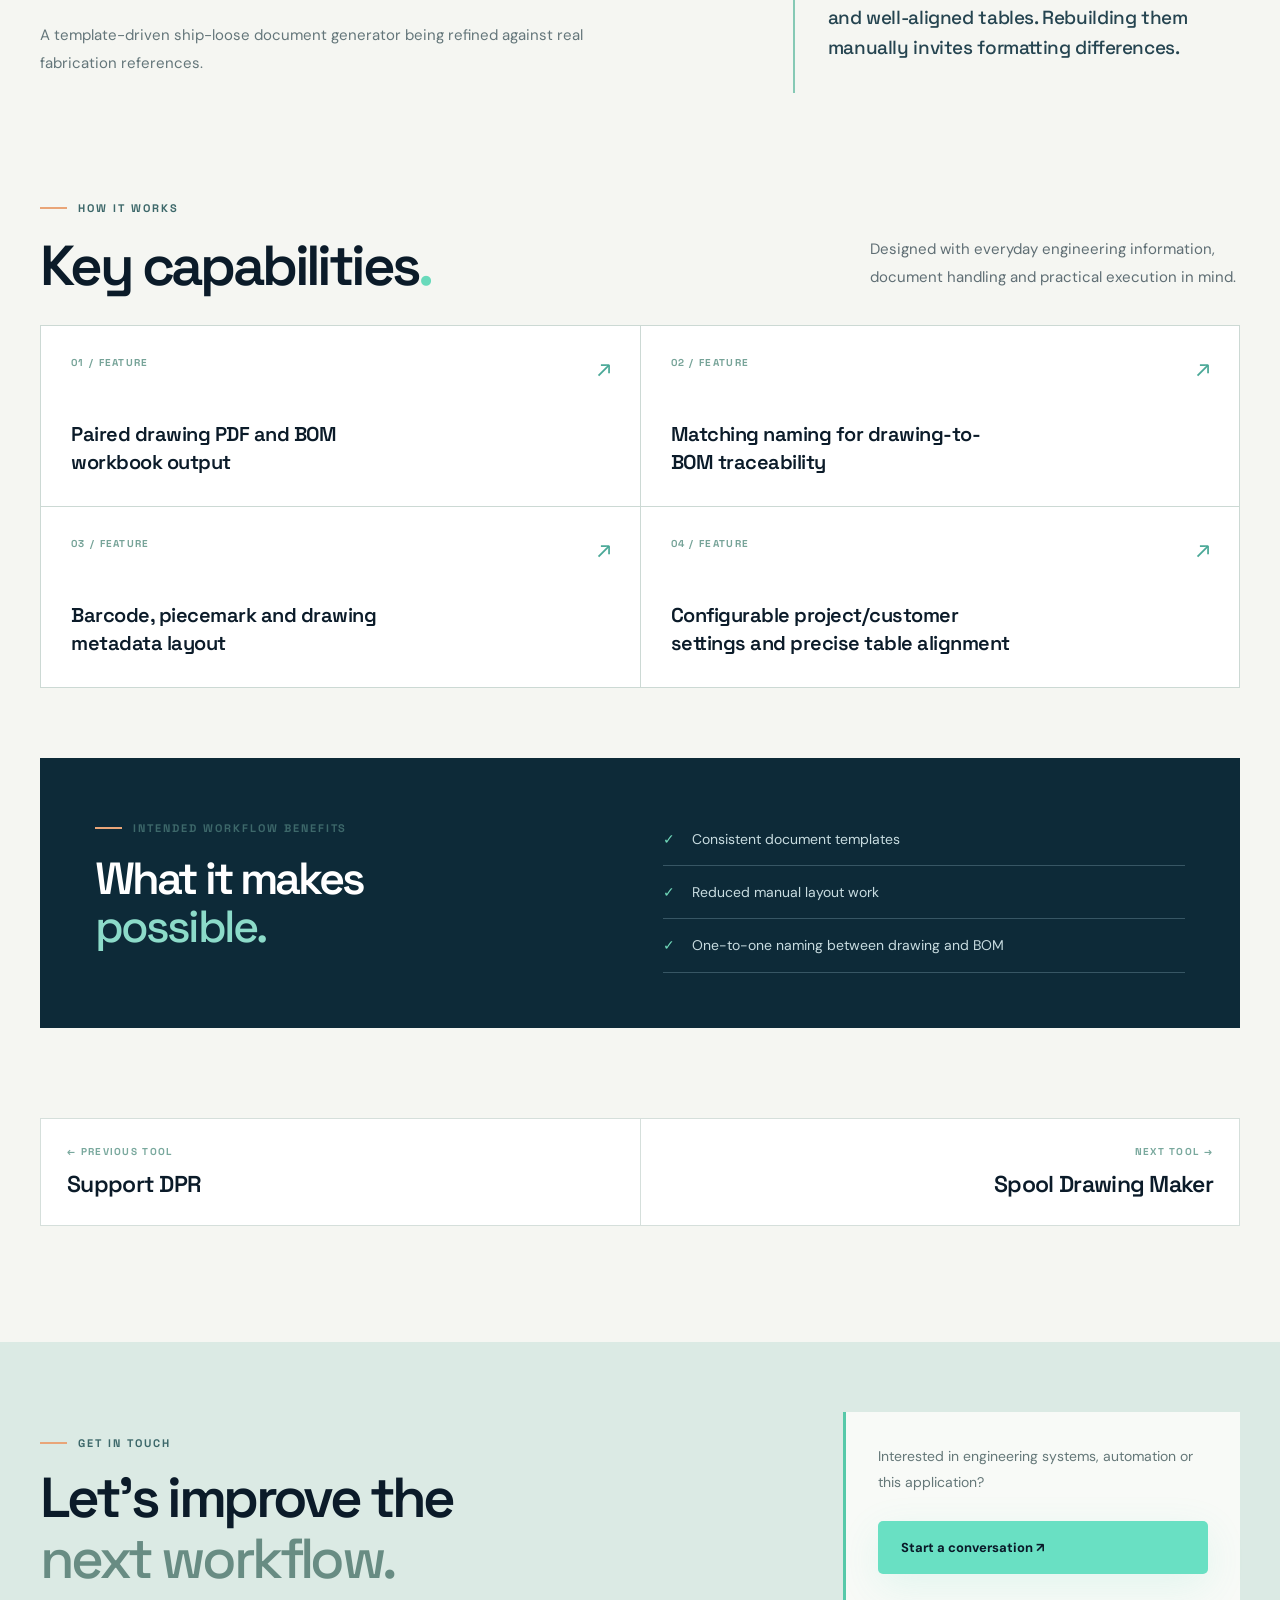
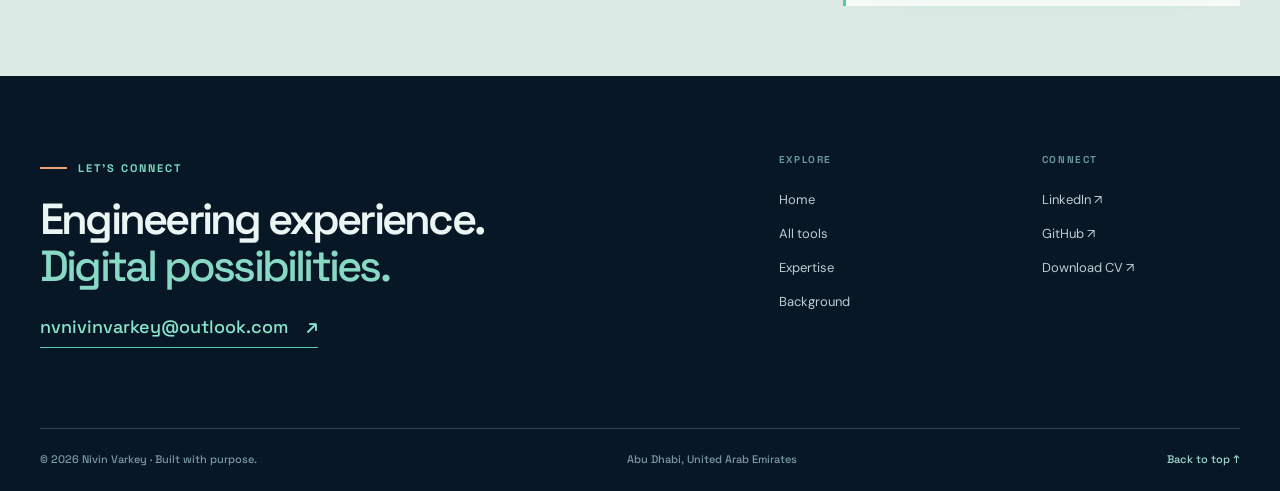
<file: tools/shiploose-generator/index.html>
<!doctype html><html lang="en"><head><meta charset="utf-8"><meta name="viewport" content="width=device-width,initial-scale=1,viewport-fit=cover"><meta name="theme-color" content="#0b1725"><meta name="description" content="A template-driven ship-loose document generator being refined against real fabrication references."><meta property="og:type" content="website"><meta property="og:title" content="Ship-Loose BOM &amp; PDF Generator | Engineering Tools by Nivin Varkey"><meta property="og:description" content="A template-driven ship-loose document generator being refined against real fabrication references."><meta property="og:url" content="https://nivin.professionals-cv.in/tools/shiploose-generator/"><meta property="og:image" content="https://nivin.professionals-cv.in/assets/images/portrait.webp"><meta name="color-scheme" content="dark light"><link rel="canonical" href="https://nivin.professionals-cv.in/tools/shiploose-generator/"><link rel="icon" type="image/svg+xml" href="../../assets/favicon.svg"><link rel="preconnect" href="https://fonts.googleapis.com"><link rel="preconnect" href="https://fonts.gstatic.com" crossorigin><link href="https://fonts.googleapis.com/css2?family=DM+Sans:wght@400;500;600;700&family=Space+Grotesk:wght@400;500;600;700&display=swap" rel="stylesheet"><link rel="stylesheet" href="../../assets/css/site.css?v=10"><title>Ship-Loose BOM &amp; PDF Generator | Engineering Tools by Nivin Varkey</title><script async src="https://www.googletagmanager.com/gtag/js?id=G-YC8H32CX1J"></script><script>window.dataLayer=window.dataLayer||[];function gtag(){dataLayer.push(arguments)}gtag('js',new Date());gtag('config','G-YC8H32CX1J');</script></head><body id="top"><a href="#main" class="skip-link">Skip to content</a><div class="scroll-progress" id="scrollProgress" aria-hidden="true"></div><header class="site-header" id="siteHeader"><div class="wrap nav-inner"><a class="brand" href="../../index.html" aria-label="Nivin Varkey home"><span class="brand-mark">NV<span class="brand-dot">.</span></span><span class="brand-copy"><strong>NIVIN VARKEY</strong><small>ENGINEERING / INNOVATION</small></span></a><nav class="desktop-nav" id="mainNav" aria-label="Main navigation"><a href="../../index.html" >Home</a><a href="../../tools/" aria-current="page">My Tools</a><a href="../../index.html#expertise">Expertise</a><a href="../../index.html#journey">Experience</a><a href="../../index.html#contact">Contact</a></nav><div class="header-right"><a class="nav-resume" href="../../Nivin_Varkey_Project_Engineer_CV.pdf" download>Download CV <span aria-hidden="true">↗</span></a><button class="nav-toggle" id="menuToggle" aria-controls="mobileNav" aria-expanded="false" aria-label="Open navigation"><span></span><span></span></button></div></div><nav class="mobile-nav" id="mobileNav" aria-label="Mobile navigation" hidden><a href="../../index.html">Home</a><a href="../../tools/">My Tools</a><a href="../../index.html#expertise">Expertise</a><a href="../../index.html#journey">Experience</a><a href="../../index.html#contact">Contact</a></nav></header><main id="main"><section class="page-hero detail-hero"><div class="wrap"><div class="breadcrumb"><a href="../../index.html">Home</a> / <a href="../">Tools</a> / <span>Ship-Loose BOM &amp; PDF Generator</span></div><div class="detail-hero-grid"><div><div class="eyebrow"><span class="tiny-dash"></span> TEMPLATE DRIVEN OUTPUT</div><h1>Ship-Loose BOM &amp; PDF Generator<span class="detail-period">.</span></h1><p class="detail-lead">A template-driven ship-loose document generator being refined against real fabrication references.</p><div class="detail-tags"><span class="pill">Python</span><span class="pill">PDF</span><span class="pill">Excel</span><span class="pill">Barcode</span></div><div class="detail-actions"><a href="#overview" class="btn btn-primary">Explore the workflow <span>↓</span></a><a href="../" class="btn btn-ghost">All tools <span>↗</span></a></div></div><div class="detail-hero-side"><span>PROJECT / 07—09</span><div><strong>Fabrication documents</strong><small>In development</small></div><div class="hero-detail-orbit" aria-hidden="true"><span>07</span></div></div></div></div></section><section class="detail-visual-section"><div class="wrap"><div class="detail-visual reveal"><div class="detail-art" aria-label="Abstract technical illustration for Ship-Loose BOM &amp; PDF Generator"><div class="detail-art-grid"></div><div class="detail-art-orbit"><span>NV</span></div><div class="detail-art-mark">07 / ENGINEERING INNOVATION</div></div><span class="visual-caption">CONCEPT GRAPHIC / NO APPLICATION SCREENSHOT</span></div></div></section><section class="section detail-content" id="overview"><div class="wrap"><div class="detail-main-grid"><div class="detail-summary reveal"><div class="eyebrow"><span class="tiny-dash"></span> OVERVIEW</div><h2>Purpose built.<br><em>Engineering focused.</em></h2><p>A template-driven ship-loose document generator being refined against real fabrication references.</p></div><div class="detail-issue reveal"><span class="detail-small-label">THE CHALLENGE</span><p>Ship-loose sheets demand consistent identifiers, barcodes, title blocks, piecemarks and well-aligned tables. Rebuilding them manually invites formatting differences.</p></div></div><div class="detail-features"><div class="section-heading reveal"><div><span class="eyebrow"><span class="tiny-dash"></span> HOW IT WORKS</span><h2>Key capabilities<span class="detail-period">.</span></h2></div><p>Designed with everyday engineering information, document handling and practical execution in mind.</p></div><div class="features-grid"><article class="feature-item reveal"><span>01 / FEATURE</span><h3>Paired drawing PDF and BOM workbook output</h3><i aria-hidden="true">↗</i></article><article class="feature-item reveal"><span>02 / FEATURE</span><h3>Matching naming for drawing-to-BOM traceability</h3><i aria-hidden="true">↗</i></article><article class="feature-item reveal"><span>03 / FEATURE</span><h3>Barcode, piecemark and drawing metadata layout</h3><i aria-hidden="true">↗</i></article><article class="feature-item reveal"><span>04 / FEATURE</span><h3>Configurable project/customer settings and precise table alignment</h3><i aria-hidden="true">↗</i></article></div></div><div class="outcomes-panel reveal"><div><span class="eyebrow"><span class="tiny-dash"></span> INTENDED WORKFLOW BENEFITS</span><h2>What it makes<br><em>possible.</em></h2></div><ul><li><span>✓</span>Consistent document templates</li><li><span>✓</span>Reduced manual layout work</li><li><span>✓</span>One-to-one naming between drawing and BOM</li></ul></div><div class="next-project reveal"><a href="../support-dpr/"><span>← PREVIOUS TOOL</span><strong>Support DPR</strong></a><a href="../spool-drawing-maker/"><span>NEXT TOOL →</span><strong>Spool Drawing Maker</strong></a></div></div></section><section class="section contact-strip small-contact"><div class="wrap contact-strip-inner"><div><span class="eyebrow"><span class="tiny-dash"></span> GET IN TOUCH</span><h2>Let's improve the<br><em>next workflow.</em></h2></div><div class="contact-box"><p>Interested in engineering systems, automation or this application?</p><a class="btn btn-primary" href="mailto:nvnivinvarkey@outlook.com?subject=Ship-Loose%20BOM%20&amp;%20PDF%20Generator">Start a conversation ↗</a></div></div></section></main><footer class="footer"><div class="wrap footer-layout"><div class="footer-main"><span class="eyebrow light"><span class="tiny-dash"></span> LET'S CONNECT</span><h2>Engineering experience.<br><em>Digital possibilities.</em></h2><a class="footer-mail" href="mailto:nvnivinvarkey@outlook.com">nvnivinvarkey@outlook.com <span>↗</span></a></div><div class="footer-links"><span>EXPLORE</span><a href="../../index.html">Home</a><a href="../../tools/">All tools</a><a href="../../index.html#expertise">Expertise</a><a href="../../index.html#about">Background</a></div><div class="footer-links"><span>CONNECT</span><a href="https://www.linkedin.com/in/nivinvarkey/" target="_blank" rel="noopener noreferrer">LinkedIn ↗</a><a href="https://github.com/nivinvarkey" target="_blank" rel="noopener noreferrer">GitHub ↗</a><a href="../../Nivin_Varkey_Project_Engineer_CV.pdf" download>Download CV ↗</a></div></div><div class="wrap footer-base"><span>© <span class="year">2026</span> Nivin Varkey · Built with purpose.</span><span>Abu Dhabi, United Arab Emirates</span><a href="#top">Back to top ↑</a></div></footer><script defer src="../../assets/js/site.js?v=10"></script></body></html>
</file>
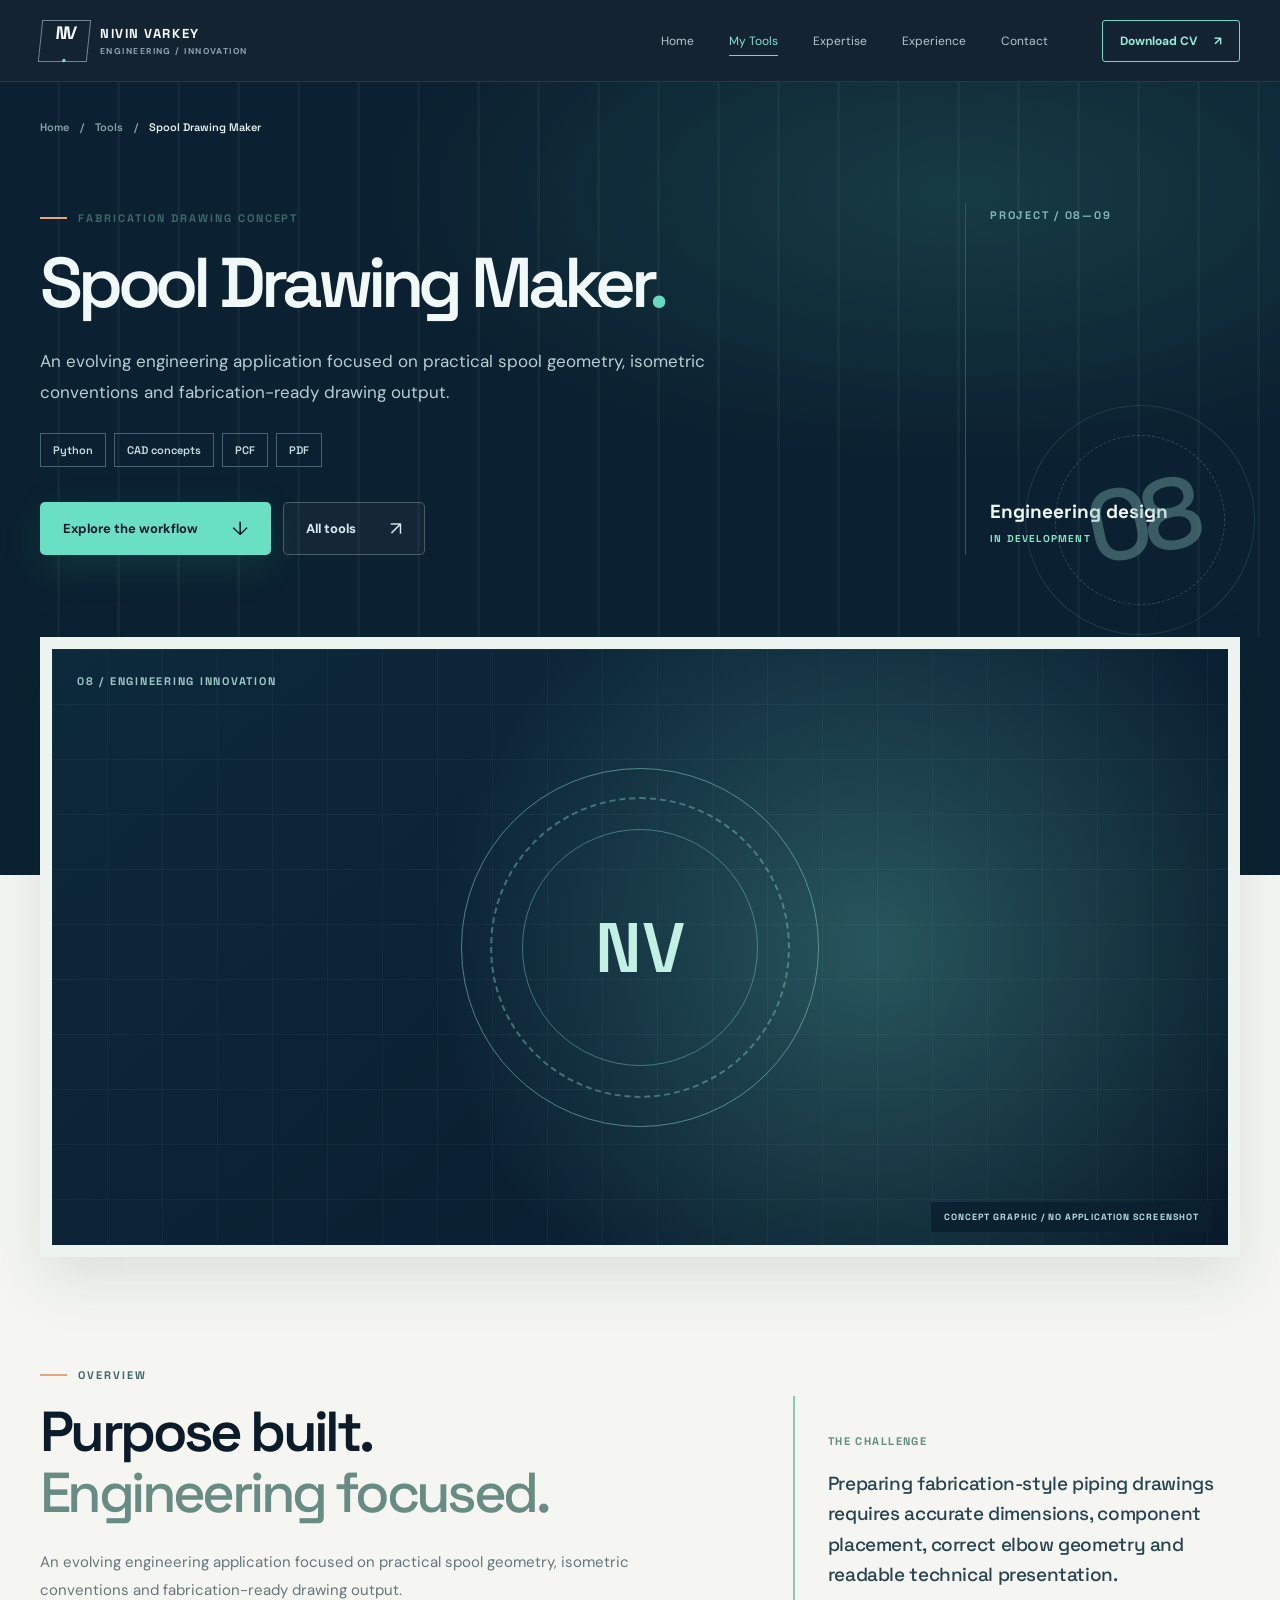
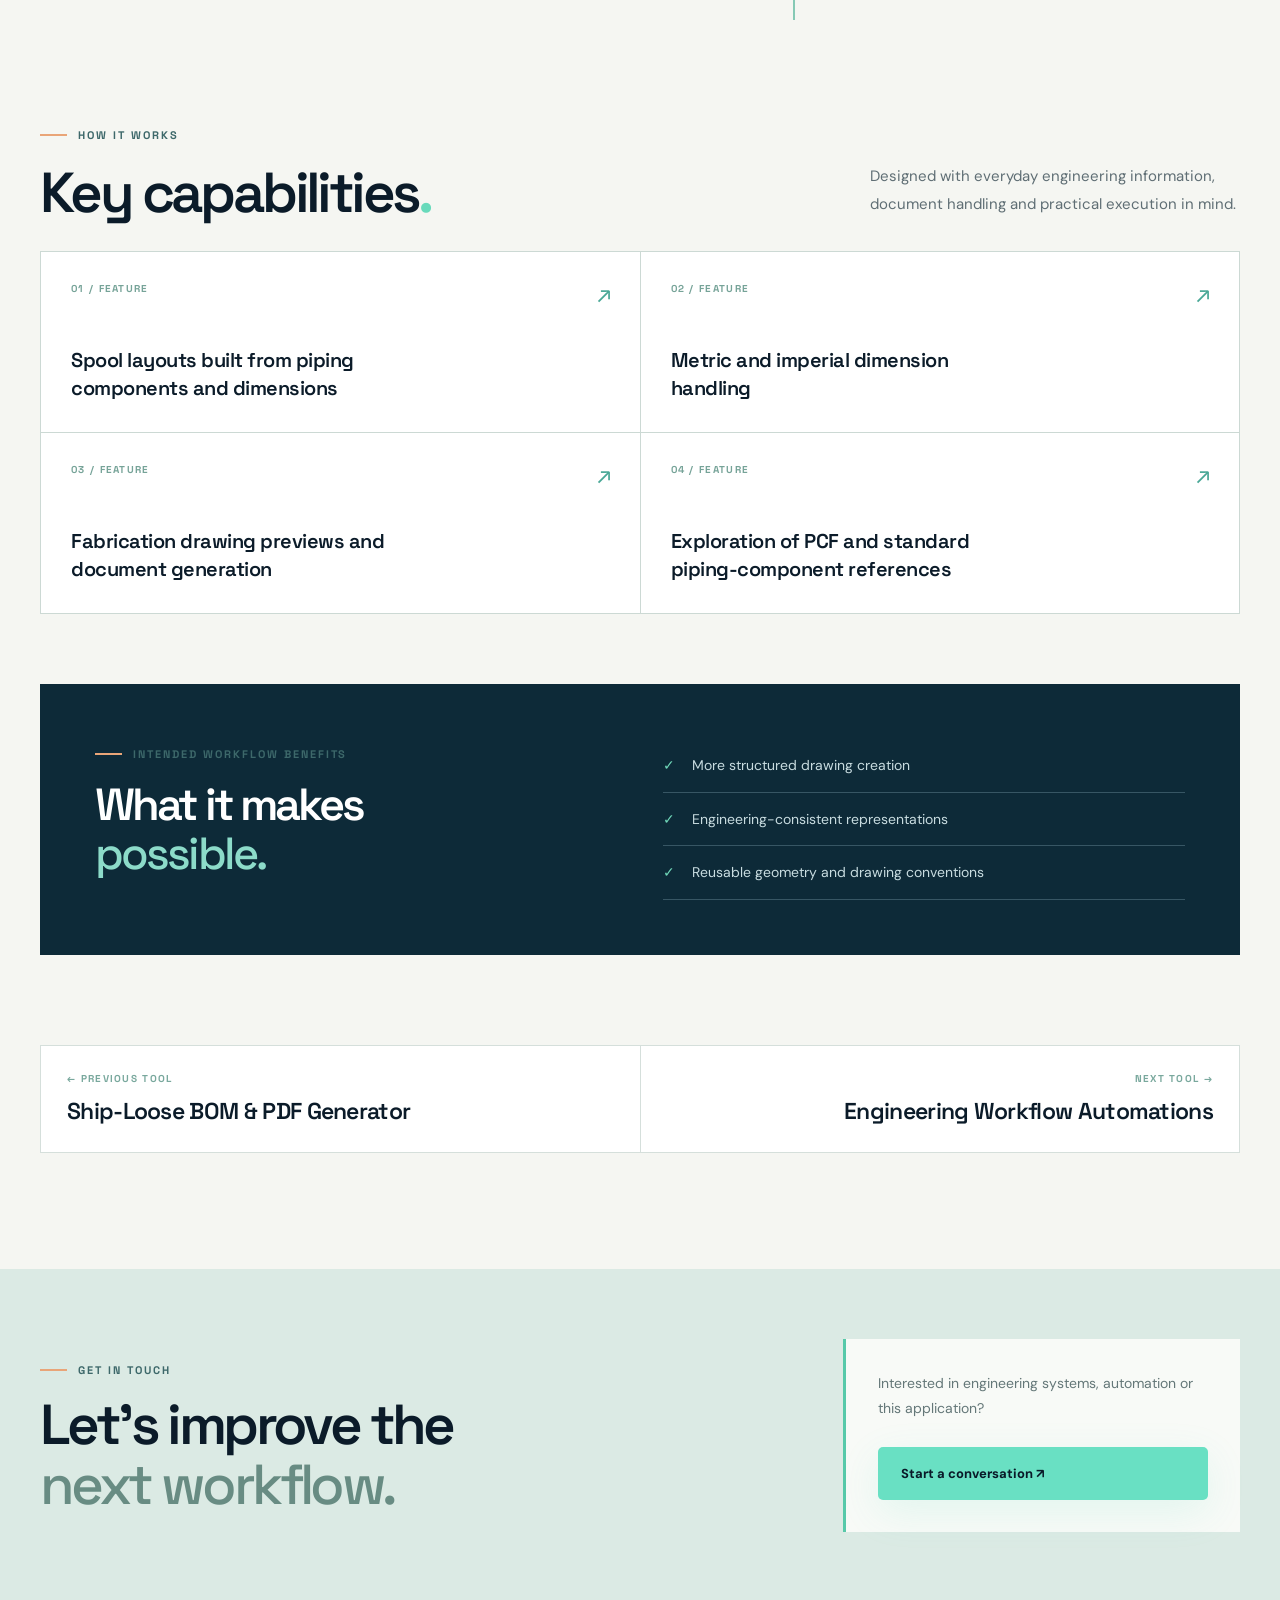
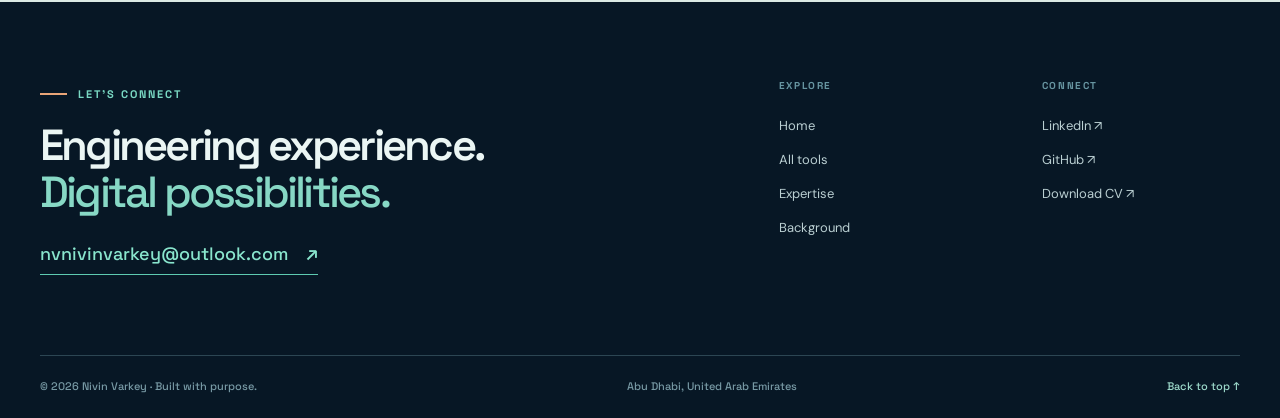
<file: tools/spool-drawing-maker/index.html>
<!doctype html><html lang="en"><head><meta charset="utf-8"><meta name="viewport" content="width=device-width,initial-scale=1,viewport-fit=cover"><meta name="theme-color" content="#0b1725"><meta name="description" content="An evolving engineering application focused on practical spool geometry, isometric conventions and fabrication-ready drawing output."><meta property="og:type" content="website"><meta property="og:title" content="Spool Drawing Maker | Engineering Tools by Nivin Varkey"><meta property="og:description" content="An evolving engineering application focused on practical spool geometry, isometric conventions and fabrication-ready drawing output."><meta property="og:url" content="https://nivin.professionals-cv.in/tools/spool-drawing-maker/"><meta property="og:image" content="https://nivin.professionals-cv.in/assets/images/portrait.webp"><meta name="color-scheme" content="dark light"><link rel="canonical" href="https://nivin.professionals-cv.in/tools/spool-drawing-maker/"><link rel="icon" type="image/svg+xml" href="../../assets/favicon.svg"><link rel="preconnect" href="https://fonts.googleapis.com"><link rel="preconnect" href="https://fonts.gstatic.com" crossorigin><link href="https://fonts.googleapis.com/css2?family=DM+Sans:wght@400;500;600;700&family=Space+Grotesk:wght@400;500;600;700&display=swap" rel="stylesheet"><link rel="stylesheet" href="../../assets/css/site.css?v=10"><title>Spool Drawing Maker | Engineering Tools by Nivin Varkey</title><script async src="https://www.googletagmanager.com/gtag/js?id=G-YC8H32CX1J"></script><script>window.dataLayer=window.dataLayer||[];function gtag(){dataLayer.push(arguments)}gtag('js',new Date());gtag('config','G-YC8H32CX1J');</script></head><body id="top"><a href="#main" class="skip-link">Skip to content</a><div class="scroll-progress" id="scrollProgress" aria-hidden="true"></div><header class="site-header" id="siteHeader"><div class="wrap nav-inner"><a class="brand" href="../../index.html" aria-label="Nivin Varkey home"><span class="brand-mark">NV<span class="brand-dot">.</span></span><span class="brand-copy"><strong>NIVIN VARKEY</strong><small>ENGINEERING / INNOVATION</small></span></a><nav class="desktop-nav" id="mainNav" aria-label="Main navigation"><a href="../../index.html" >Home</a><a href="../../tools/" aria-current="page">My Tools</a><a href="../../index.html#expertise">Expertise</a><a href="../../index.html#journey">Experience</a><a href="../../index.html#contact">Contact</a></nav><div class="header-right"><a class="nav-resume" href="../../Nivin_Varkey_Project_Engineer_CV.pdf" download>Download CV <span aria-hidden="true">↗</span></a><button class="nav-toggle" id="menuToggle" aria-controls="mobileNav" aria-expanded="false" aria-label="Open navigation"><span></span><span></span></button></div></div><nav class="mobile-nav" id="mobileNav" aria-label="Mobile navigation" hidden><a href="../../index.html">Home</a><a href="../../tools/">My Tools</a><a href="../../index.html#expertise">Expertise</a><a href="../../index.html#journey">Experience</a><a href="../../index.html#contact">Contact</a></nav></header><main id="main"><section class="page-hero detail-hero"><div class="wrap"><div class="breadcrumb"><a href="../../index.html">Home</a> / <a href="../">Tools</a> / <span>Spool Drawing Maker</span></div><div class="detail-hero-grid"><div><div class="eyebrow"><span class="tiny-dash"></span> FABRICATION DRAWING CONCEPT</div><h1>Spool Drawing Maker<span class="detail-period">.</span></h1><p class="detail-lead">An evolving engineering application focused on practical spool geometry, isometric conventions and fabrication-ready drawing output.</p><div class="detail-tags"><span class="pill">Python</span><span class="pill">CAD concepts</span><span class="pill">PCF</span><span class="pill">PDF</span></div><div class="detail-actions"><a href="#overview" class="btn btn-primary">Explore the workflow <span>↓</span></a><a href="../" class="btn btn-ghost">All tools <span>↗</span></a></div></div><div class="detail-hero-side"><span>PROJECT / 08—09</span><div><strong>Engineering design</strong><small>In development</small></div><div class="hero-detail-orbit" aria-hidden="true"><span>08</span></div></div></div></div></section><section class="detail-visual-section"><div class="wrap"><div class="detail-visual reveal"><div class="detail-art" aria-label="Abstract technical illustration for Spool Drawing Maker"><div class="detail-art-grid"></div><div class="detail-art-orbit"><span>NV</span></div><div class="detail-art-mark">08 / ENGINEERING INNOVATION</div></div><span class="visual-caption">CONCEPT GRAPHIC / NO APPLICATION SCREENSHOT</span></div></div></section><section class="section detail-content" id="overview"><div class="wrap"><div class="detail-main-grid"><div class="detail-summary reveal"><div class="eyebrow"><span class="tiny-dash"></span> OVERVIEW</div><h2>Purpose built.<br><em>Engineering focused.</em></h2><p>An evolving engineering application focused on practical spool geometry, isometric conventions and fabrication-ready drawing output.</p></div><div class="detail-issue reveal"><span class="detail-small-label">THE CHALLENGE</span><p>Preparing fabrication-style piping drawings requires accurate dimensions, component placement, correct elbow geometry and readable technical presentation.</p></div></div><div class="detail-features"><div class="section-heading reveal"><div><span class="eyebrow"><span class="tiny-dash"></span> HOW IT WORKS</span><h2>Key capabilities<span class="detail-period">.</span></h2></div><p>Designed with everyday engineering information, document handling and practical execution in mind.</p></div><div class="features-grid"><article class="feature-item reveal"><span>01 / FEATURE</span><h3>Spool layouts built from piping components and dimensions</h3><i aria-hidden="true">↗</i></article><article class="feature-item reveal"><span>02 / FEATURE</span><h3>Metric and imperial dimension handling</h3><i aria-hidden="true">↗</i></article><article class="feature-item reveal"><span>03 / FEATURE</span><h3>Fabrication drawing previews and document generation</h3><i aria-hidden="true">↗</i></article><article class="feature-item reveal"><span>04 / FEATURE</span><h3>Exploration of PCF and standard piping-component references</h3><i aria-hidden="true">↗</i></article></div></div><div class="outcomes-panel reveal"><div><span class="eyebrow"><span class="tiny-dash"></span> INTENDED WORKFLOW BENEFITS</span><h2>What it makes<br><em>possible.</em></h2></div><ul><li><span>✓</span>More structured drawing creation</li><li><span>✓</span>Engineering-consistent representations</li><li><span>✓</span>Reusable geometry and drawing conventions</li></ul></div><div class="next-project reveal"><a href="../shiploose-generator/"><span>← PREVIOUS TOOL</span><strong>Ship-Loose BOM &amp; PDF Generator</strong></a><a href="../engineering-automations/"><span>NEXT TOOL →</span><strong>Engineering Workflow Automations</strong></a></div></div></section><section class="section contact-strip small-contact"><div class="wrap contact-strip-inner"><div><span class="eyebrow"><span class="tiny-dash"></span> GET IN TOUCH</span><h2>Let's improve the<br><em>next workflow.</em></h2></div><div class="contact-box"><p>Interested in engineering systems, automation or this application?</p><a class="btn btn-primary" href="mailto:nvnivinvarkey@outlook.com?subject=Spool%20Drawing%20Maker">Start a conversation ↗</a></div></div></section></main><footer class="footer"><div class="wrap footer-layout"><div class="footer-main"><span class="eyebrow light"><span class="tiny-dash"></span> LET'S CONNECT</span><h2>Engineering experience.<br><em>Digital possibilities.</em></h2><a class="footer-mail" href="mailto:nvnivinvarkey@outlook.com">nvnivinvarkey@outlook.com <span>↗</span></a></div><div class="footer-links"><span>EXPLORE</span><a href="../../index.html">Home</a><a href="../../tools/">All tools</a><a href="../../index.html#expertise">Expertise</a><a href="../../index.html#about">Background</a></div><div class="footer-links"><span>CONNECT</span><a href="https://www.linkedin.com/in/nivinvarkey/" target="_blank" rel="noopener noreferrer">LinkedIn ↗</a><a href="https://github.com/nivinvarkey" target="_blank" rel="noopener noreferrer">GitHub ↗</a><a href="../../Nivin_Varkey_Project_Engineer_CV.pdf" download>Download CV ↗</a></div></div><div class="wrap footer-base"><span>© <span class="year">2026</span> Nivin Varkey · Built with purpose.</span><span>Abu Dhabi, United Arab Emirates</span><a href="#top">Back to top ↑</a></div></footer><script defer src="../../assets/js/site.js?v=10"></script></body></html>
</file>
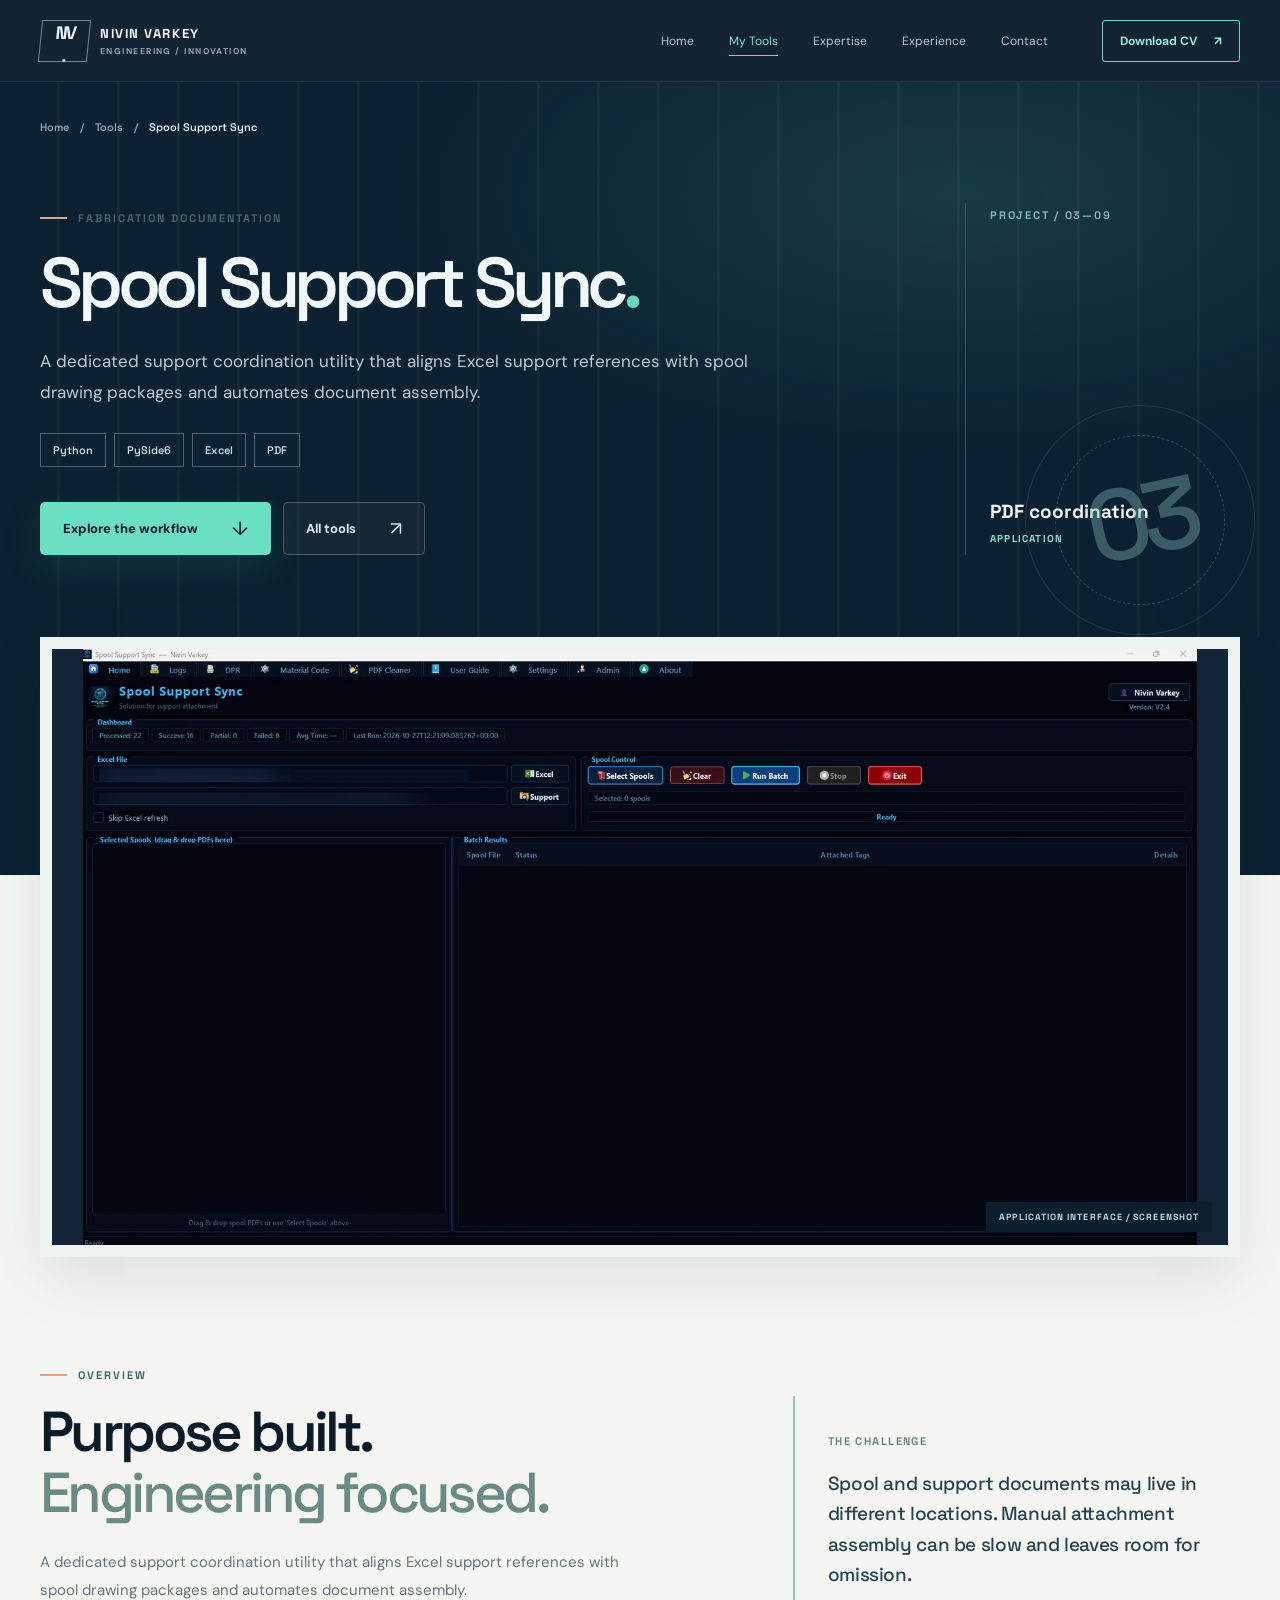
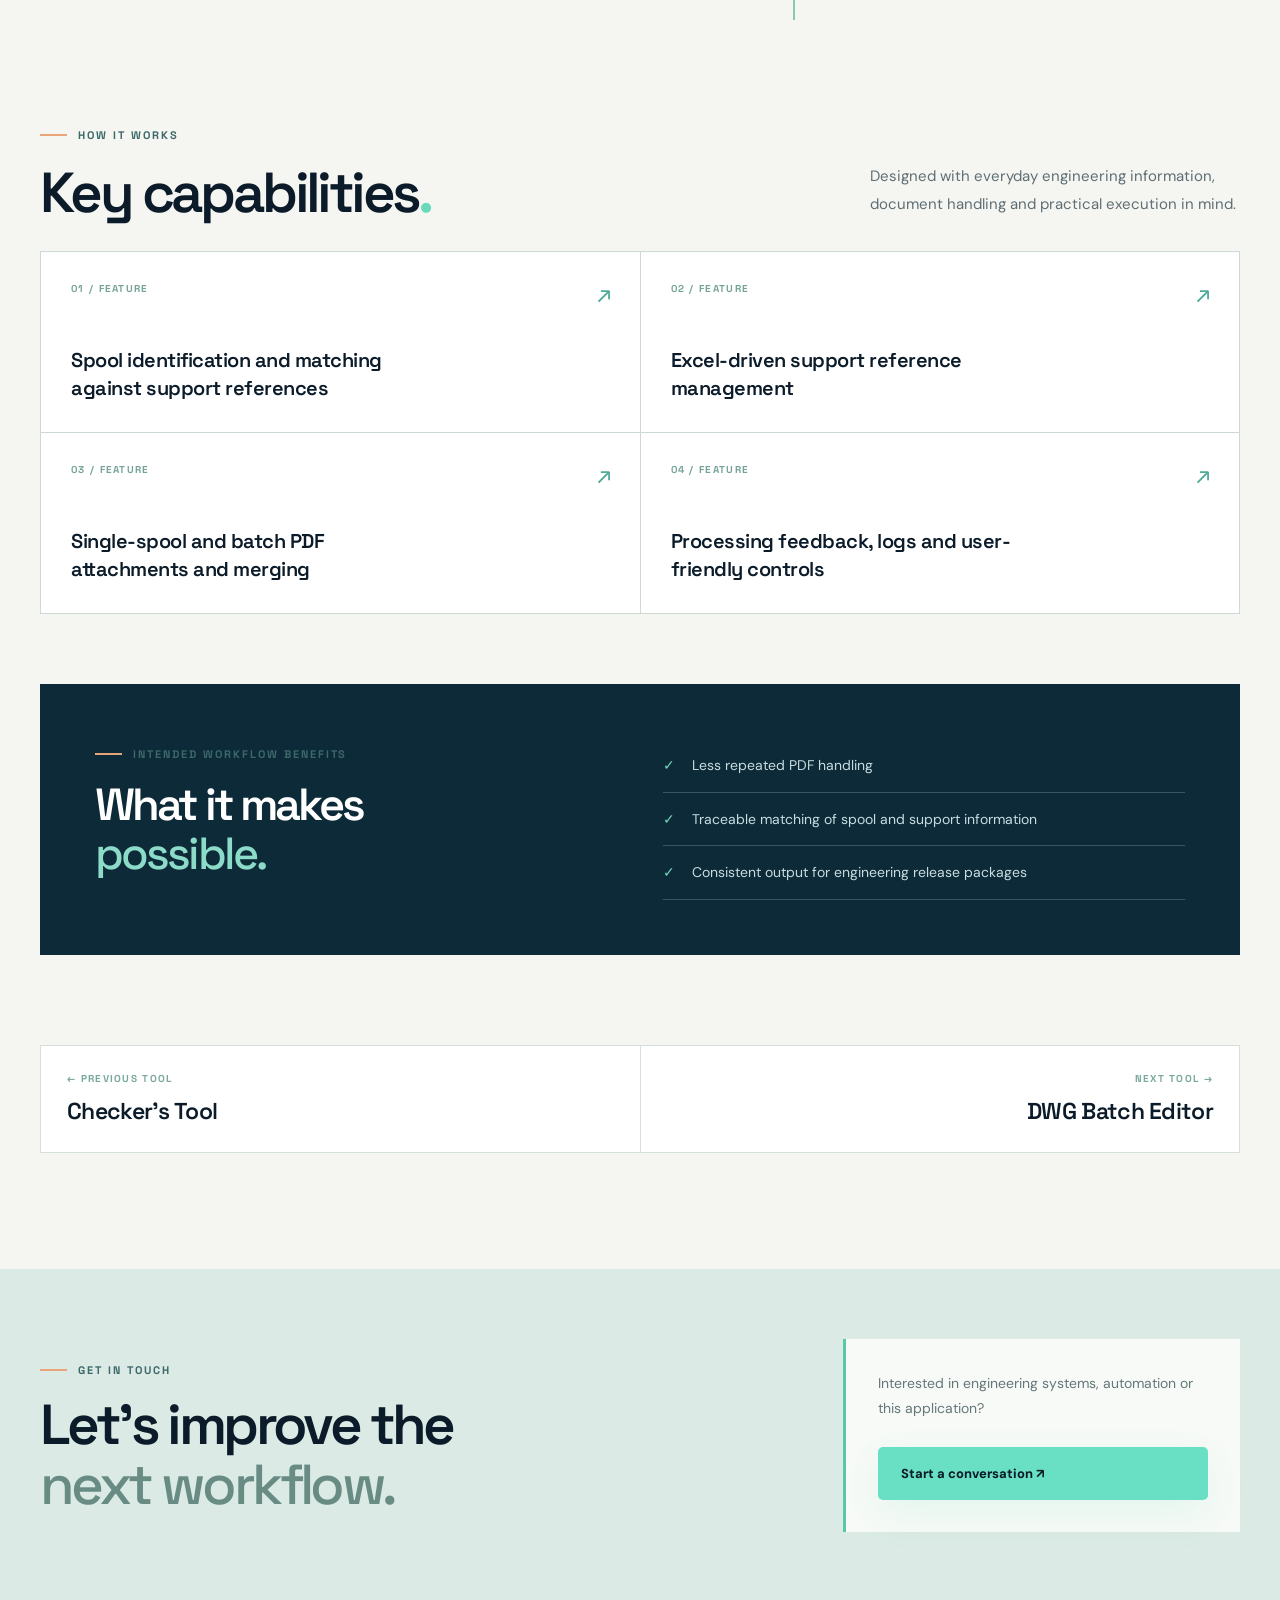
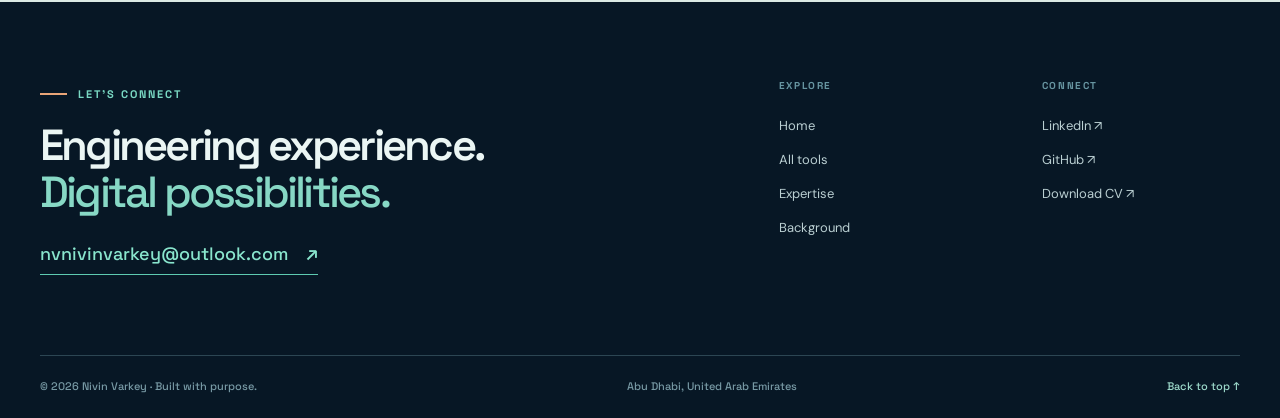
<file: tools/spool-support-sync/index.html>
<!doctype html><html lang="en"><head><meta charset="utf-8"><meta name="viewport" content="width=device-width,initial-scale=1,viewport-fit=cover"><meta name="theme-color" content="#0b1725"><meta name="description" content="A dedicated support coordination utility that aligns Excel support references with spool drawing packages and automates document assembly."><meta property="og:type" content="website"><meta property="og:title" content="Spool Support Sync | Engineering Tools by Nivin Varkey"><meta property="og:description" content="A dedicated support coordination utility that aligns Excel support references with spool drawing packages and automates document assembly."><meta property="og:url" content="https://nivin.professionals-cv.in/tools/spool-support-sync/"><meta property="og:image" content="https://nivin.professionals-cv.in/assets/images/portrait.webp"><meta name="color-scheme" content="dark light"><link rel="canonical" href="https://nivin.professionals-cv.in/tools/spool-support-sync/"><link rel="icon" type="image/svg+xml" href="../../assets/favicon.svg"><link rel="preconnect" href="https://fonts.googleapis.com"><link rel="preconnect" href="https://fonts.gstatic.com" crossorigin><link href="https://fonts.googleapis.com/css2?family=DM+Sans:wght@400;500;600;700&family=Space+Grotesk:wght@400;500;600;700&display=swap" rel="stylesheet"><link rel="stylesheet" href="../../assets/css/site.css?v=10"><title>Spool Support Sync | Engineering Tools by Nivin Varkey</title><script async src="https://www.googletagmanager.com/gtag/js?id=G-YC8H32CX1J"></script><script>window.dataLayer=window.dataLayer||[];function gtag(){dataLayer.push(arguments)}gtag('js',new Date());gtag('config','G-YC8H32CX1J');</script></head><body id="top"><a href="#main" class="skip-link">Skip to content</a><div class="scroll-progress" id="scrollProgress" aria-hidden="true"></div><header class="site-header" id="siteHeader"><div class="wrap nav-inner"><a class="brand" href="../../index.html" aria-label="Nivin Varkey home"><span class="brand-mark">NV<span class="brand-dot">.</span></span><span class="brand-copy"><strong>NIVIN VARKEY</strong><small>ENGINEERING / INNOVATION</small></span></a><nav class="desktop-nav" id="mainNav" aria-label="Main navigation"><a href="../../index.html" >Home</a><a href="../../tools/" aria-current="page">My Tools</a><a href="../../index.html#expertise">Expertise</a><a href="../../index.html#journey">Experience</a><a href="../../index.html#contact">Contact</a></nav><div class="header-right"><a class="nav-resume" href="../../Nivin_Varkey_Project_Engineer_CV.pdf" download>Download CV <span aria-hidden="true">↗</span></a><button class="nav-toggle" id="menuToggle" aria-controls="mobileNav" aria-expanded="false" aria-label="Open navigation"><span></span><span></span></button></div></div><nav class="mobile-nav" id="mobileNav" aria-label="Mobile navigation" hidden><a href="../../index.html">Home</a><a href="../../tools/">My Tools</a><a href="../../index.html#expertise">Expertise</a><a href="../../index.html#journey">Experience</a><a href="../../index.html#contact">Contact</a></nav></header><main id="main"><section class="page-hero detail-hero"><div class="wrap"><div class="breadcrumb"><a href="../../index.html">Home</a> / <a href="../">Tools</a> / <span>Spool Support Sync</span></div><div class="detail-hero-grid"><div><div class="eyebrow"><span class="tiny-dash"></span> FABRICATION DOCUMENTATION</div><h1>Spool Support Sync<span class="detail-period">.</span></h1><p class="detail-lead">A dedicated support coordination utility that aligns Excel support references with spool drawing packages and automates document assembly.</p><div class="detail-tags"><span class="pill">Python</span><span class="pill">PySide6</span><span class="pill">Excel</span><span class="pill">PDF</span></div><div class="detail-actions"><a href="#overview" class="btn btn-primary">Explore the workflow <span>↓</span></a><a href="../" class="btn btn-ghost">All tools <span>↗</span></a></div></div><div class="detail-hero-side"><span>PROJECT / 03—09</span><div><strong>PDF coordination</strong><small>Application</small></div><div class="hero-detail-orbit" aria-hidden="true"><span>03</span></div></div></div></div></section><section class="detail-visual-section"><div class="wrap"><div class="detail-visual reveal"><img src="../../assets/images/support-sync.webp" alt="Actual Spool Support Sync application screenshot" loading="eager"><span class="visual-caption">APPLICATION INTERFACE / SCREENSHOT</span></div></div></section><section class="section detail-content" id="overview"><div class="wrap"><div class="detail-main-grid"><div class="detail-summary reveal"><div class="eyebrow"><span class="tiny-dash"></span> OVERVIEW</div><h2>Purpose built.<br><em>Engineering focused.</em></h2><p>A dedicated support coordination utility that aligns Excel support references with spool drawing packages and automates document assembly.</p></div><div class="detail-issue reveal"><span class="detail-small-label">THE CHALLENGE</span><p>Spool and support documents may live in different locations. Manual attachment assembly can be slow and leaves room for omission.</p></div></div><div class="detail-features"><div class="section-heading reveal"><div><span class="eyebrow"><span class="tiny-dash"></span> HOW IT WORKS</span><h2>Key capabilities<span class="detail-period">.</span></h2></div><p>Designed with everyday engineering information, document handling and practical execution in mind.</p></div><div class="features-grid"><article class="feature-item reveal"><span>01 / FEATURE</span><h3>Spool identification and matching against support references</h3><i aria-hidden="true">↗</i></article><article class="feature-item reveal"><span>02 / FEATURE</span><h3>Excel-driven support reference management</h3><i aria-hidden="true">↗</i></article><article class="feature-item reveal"><span>03 / FEATURE</span><h3>Single-spool and batch PDF attachments and merging</h3><i aria-hidden="true">↗</i></article><article class="feature-item reveal"><span>04 / FEATURE</span><h3>Processing feedback, logs and user-friendly controls</h3><i aria-hidden="true">↗</i></article></div></div><div class="outcomes-panel reveal"><div><span class="eyebrow"><span class="tiny-dash"></span> INTENDED WORKFLOW BENEFITS</span><h2>What it makes<br><em>possible.</em></h2></div><ul><li><span>✓</span>Less repeated PDF handling</li><li><span>✓</span>Traceable matching of spool and support information</li><li><span>✓</span>Consistent output for engineering release packages</li></ul></div><div class="next-project reveal"><a href="../checkers-tool/"><span>← PREVIOUS TOOL</span><strong>Checker’s Tool</strong></a><a href="../dwg-batch-editor/"><span>NEXT TOOL →</span><strong>DWG Batch Editor</strong></a></div></div></section><section class="section contact-strip small-contact"><div class="wrap contact-strip-inner"><div><span class="eyebrow"><span class="tiny-dash"></span> GET IN TOUCH</span><h2>Let's improve the<br><em>next workflow.</em></h2></div><div class="contact-box"><p>Interested in engineering systems, automation or this application?</p><a class="btn btn-primary" href="mailto:nvnivinvarkey@outlook.com?subject=Spool%20Support%20Sync">Start a conversation ↗</a></div></div></section></main><footer class="footer"><div class="wrap footer-layout"><div class="footer-main"><span class="eyebrow light"><span class="tiny-dash"></span> LET'S CONNECT</span><h2>Engineering experience.<br><em>Digital possibilities.</em></h2><a class="footer-mail" href="mailto:nvnivinvarkey@outlook.com">nvnivinvarkey@outlook.com <span>↗</span></a></div><div class="footer-links"><span>EXPLORE</span><a href="../../index.html">Home</a><a href="../../tools/">All tools</a><a href="../../index.html#expertise">Expertise</a><a href="../../index.html#about">Background</a></div><div class="footer-links"><span>CONNECT</span><a href="https://www.linkedin.com/in/nivinvarkey/" target="_blank" rel="noopener noreferrer">LinkedIn ↗</a><a href="https://github.com/nivinvarkey" target="_blank" rel="noopener noreferrer">GitHub ↗</a><a href="../../Nivin_Varkey_Project_Engineer_CV.pdf" download>Download CV ↗</a></div></div><div class="wrap footer-base"><span>© <span class="year">2026</span> Nivin Varkey · Built with purpose.</span><span>Abu Dhabi, United Arab Emirates</span><a href="#top">Back to top ↑</a></div></footer><script defer src="../../assets/js/site.js?v=10"></script></body></html>
</file>
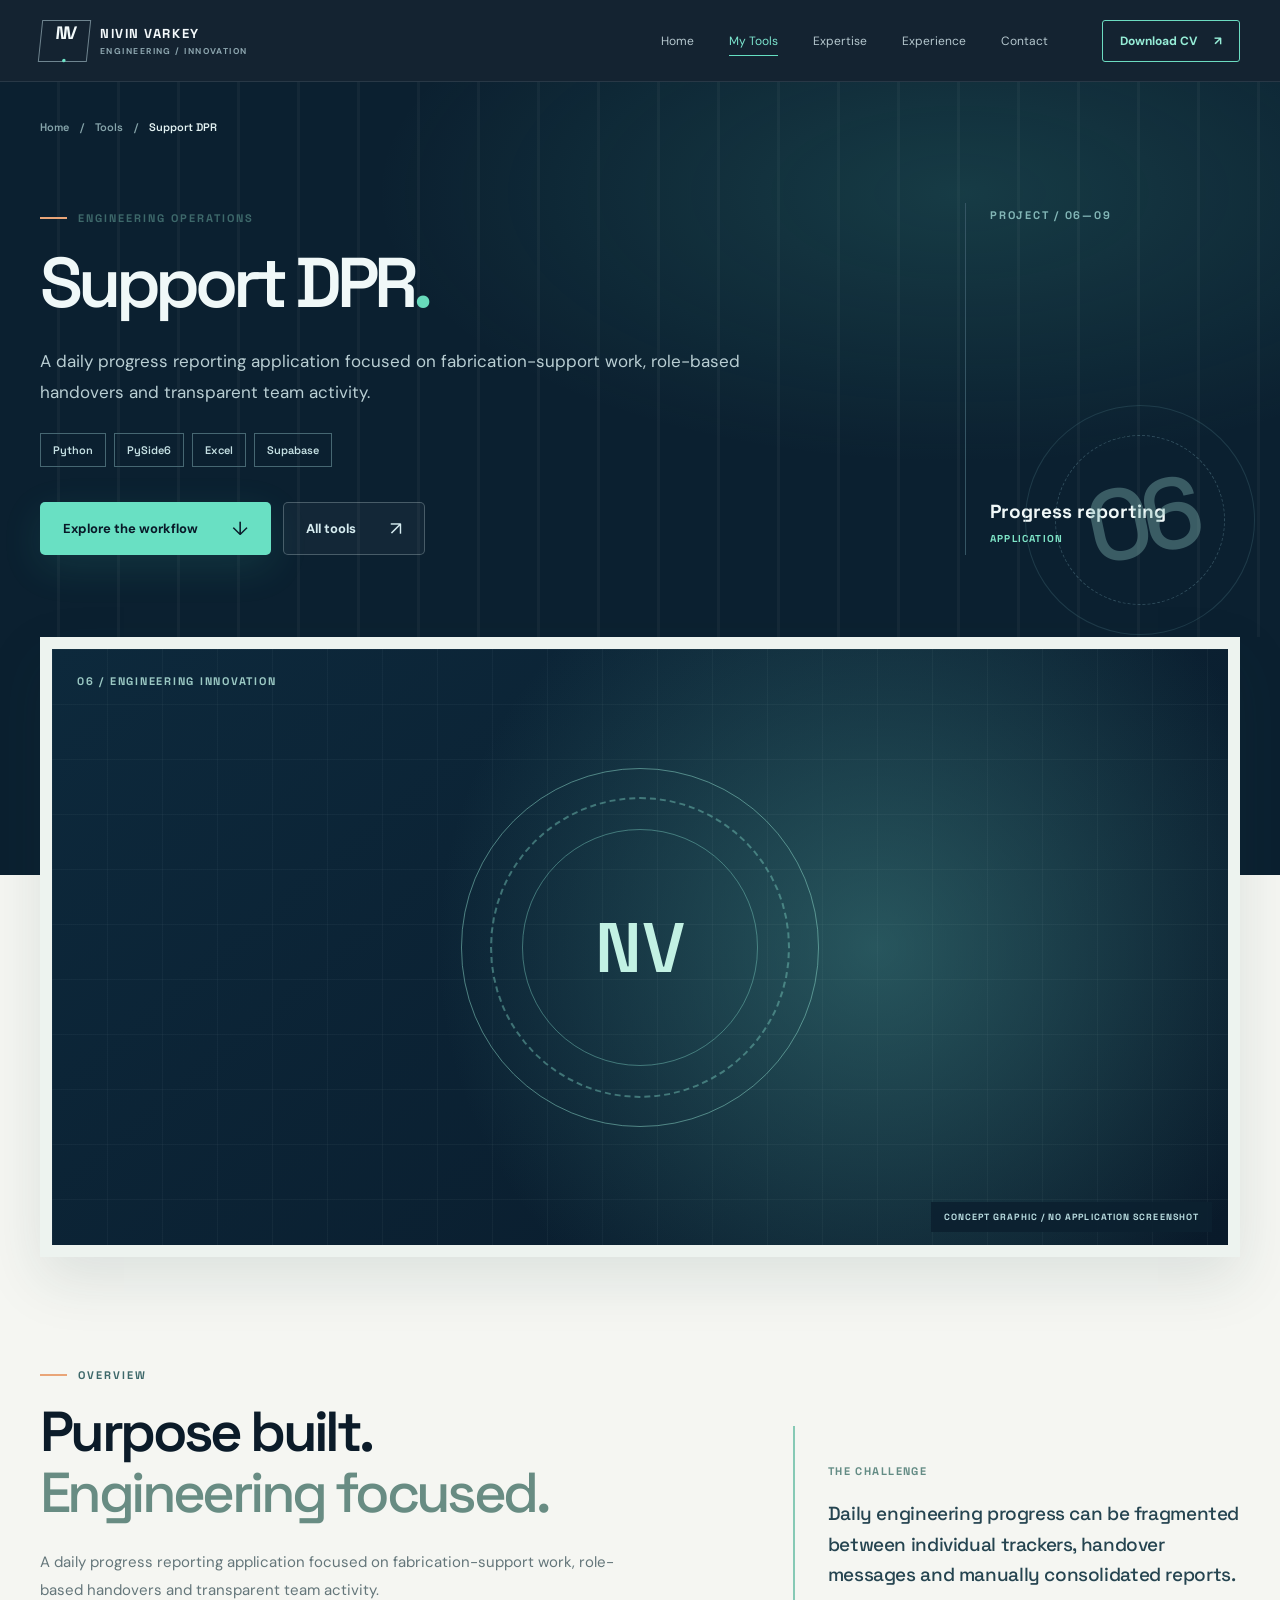
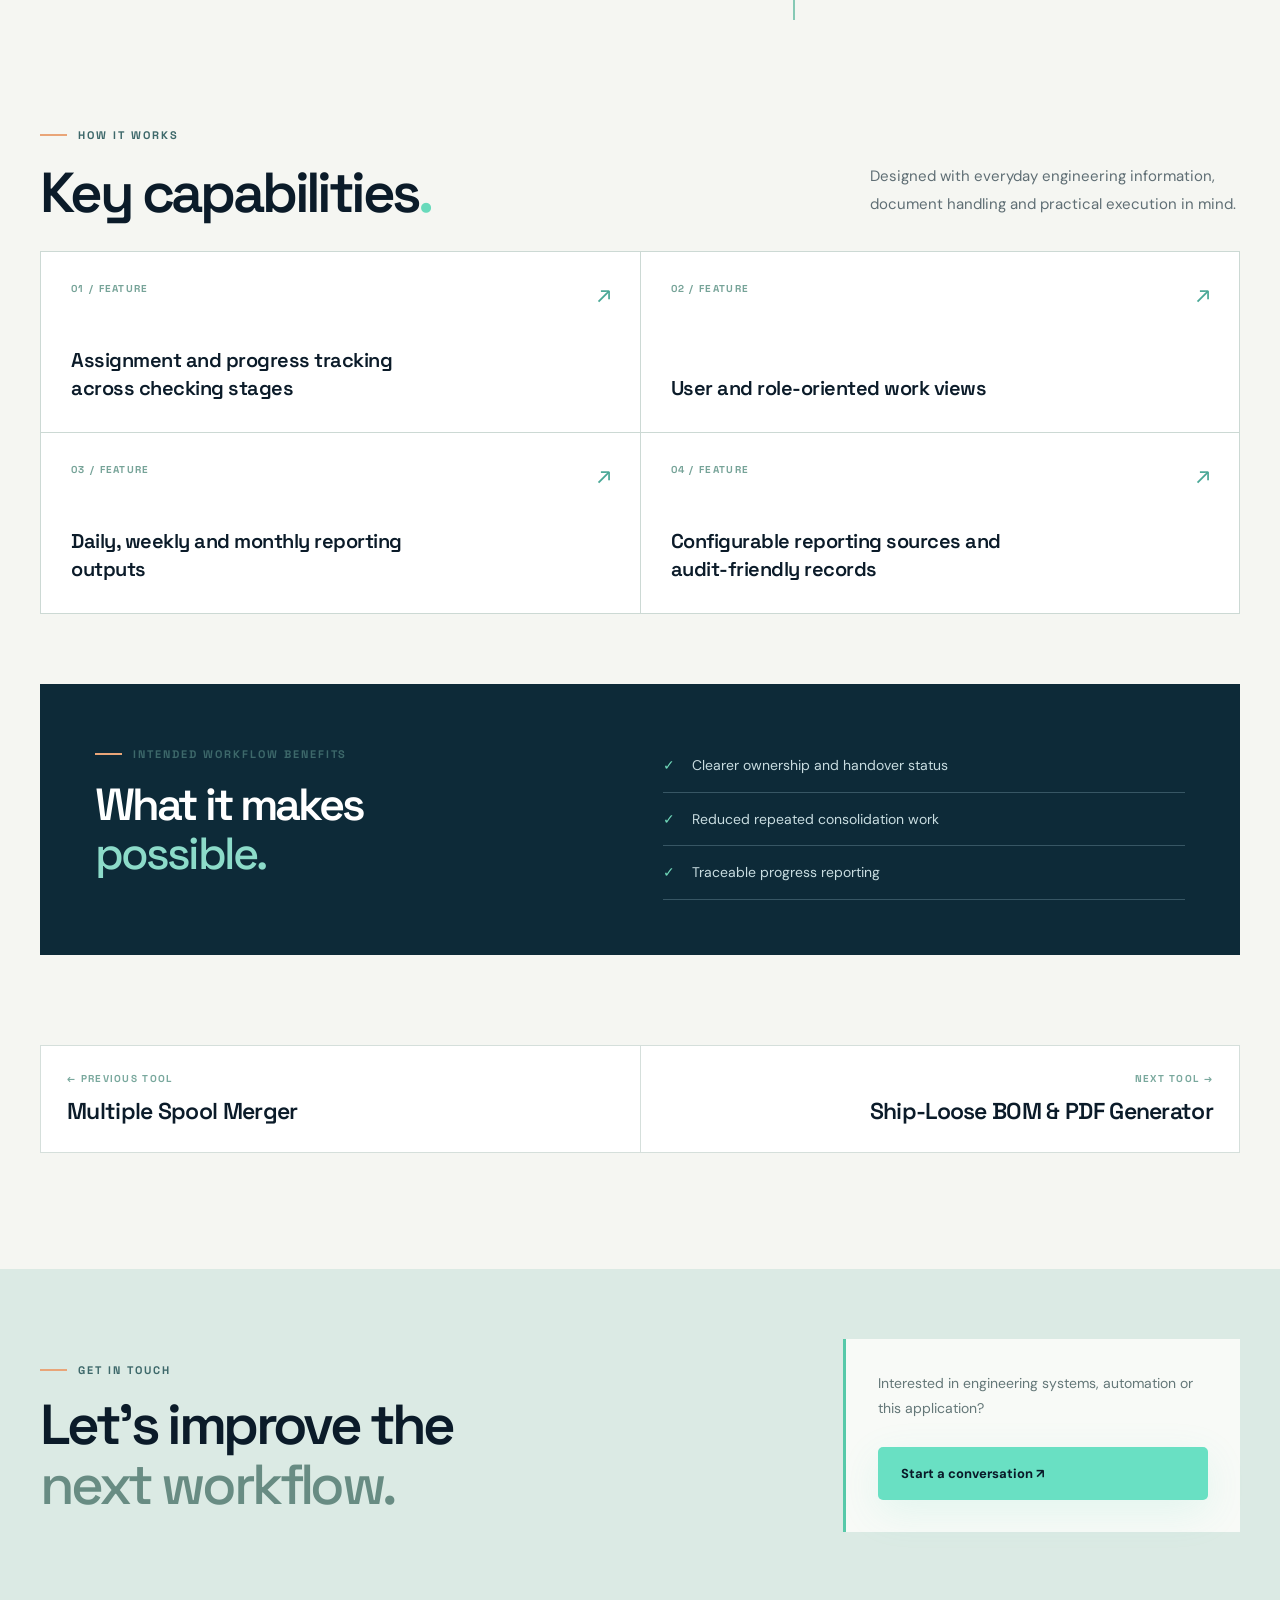
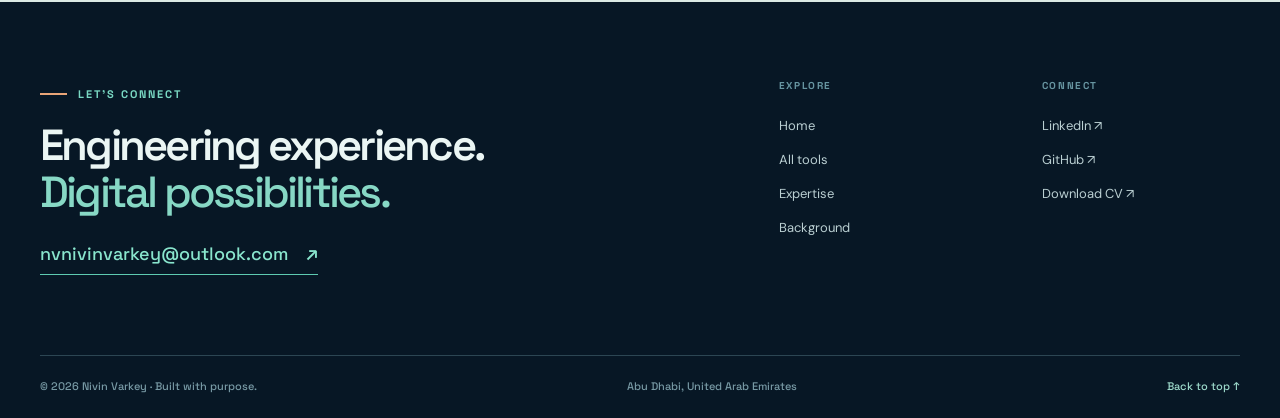
<file: tools/support-dpr/index.html>
<!doctype html><html lang="en"><head><meta charset="utf-8"><meta name="viewport" content="width=device-width,initial-scale=1,viewport-fit=cover"><meta name="theme-color" content="#0b1725"><meta name="description" content="A daily progress reporting application focused on fabrication-support work, role-based handovers and transparent team activity."><meta property="og:type" content="website"><meta property="og:title" content="Support DPR | Engineering Tools by Nivin Varkey"><meta property="og:description" content="A daily progress reporting application focused on fabrication-support work, role-based handovers and transparent team activity."><meta property="og:url" content="https://nivin.professionals-cv.in/tools/support-dpr/"><meta property="og:image" content="https://nivin.professionals-cv.in/assets/images/portrait.webp"><meta name="color-scheme" content="dark light"><link rel="canonical" href="https://nivin.professionals-cv.in/tools/support-dpr/"><link rel="icon" type="image/svg+xml" href="../../assets/favicon.svg"><link rel="preconnect" href="https://fonts.googleapis.com"><link rel="preconnect" href="https://fonts.gstatic.com" crossorigin><link href="https://fonts.googleapis.com/css2?family=DM+Sans:wght@400;500;600;700&family=Space+Grotesk:wght@400;500;600;700&display=swap" rel="stylesheet"><link rel="stylesheet" href="../../assets/css/site.css?v=10"><title>Support DPR | Engineering Tools by Nivin Varkey</title><script async src="https://www.googletagmanager.com/gtag/js?id=G-YC8H32CX1J"></script><script>window.dataLayer=window.dataLayer||[];function gtag(){dataLayer.push(arguments)}gtag('js',new Date());gtag('config','G-YC8H32CX1J');</script></head><body id="top"><a href="#main" class="skip-link">Skip to content</a><div class="scroll-progress" id="scrollProgress" aria-hidden="true"></div><header class="site-header" id="siteHeader"><div class="wrap nav-inner"><a class="brand" href="../../index.html" aria-label="Nivin Varkey home"><span class="brand-mark">NV<span class="brand-dot">.</span></span><span class="brand-copy"><strong>NIVIN VARKEY</strong><small>ENGINEERING / INNOVATION</small></span></a><nav class="desktop-nav" id="mainNav" aria-label="Main navigation"><a href="../../index.html" >Home</a><a href="../../tools/" aria-current="page">My Tools</a><a href="../../index.html#expertise">Expertise</a><a href="../../index.html#journey">Experience</a><a href="../../index.html#contact">Contact</a></nav><div class="header-right"><a class="nav-resume" href="../../Nivin_Varkey_Project_Engineer_CV.pdf" download>Download CV <span aria-hidden="true">↗</span></a><button class="nav-toggle" id="menuToggle" aria-controls="mobileNav" aria-expanded="false" aria-label="Open navigation"><span></span><span></span></button></div></div><nav class="mobile-nav" id="mobileNav" aria-label="Mobile navigation" hidden><a href="../../index.html">Home</a><a href="../../tools/">My Tools</a><a href="../../index.html#expertise">Expertise</a><a href="../../index.html#journey">Experience</a><a href="../../index.html#contact">Contact</a></nav></header><main id="main"><section class="page-hero detail-hero"><div class="wrap"><div class="breadcrumb"><a href="../../index.html">Home</a> / <a href="../">Tools</a> / <span>Support DPR</span></div><div class="detail-hero-grid"><div><div class="eyebrow"><span class="tiny-dash"></span> ENGINEERING OPERATIONS</div><h1>Support DPR<span class="detail-period">.</span></h1><p class="detail-lead">A daily progress reporting application focused on fabrication-support work, role-based handovers and transparent team activity.</p><div class="detail-tags"><span class="pill">Python</span><span class="pill">PySide6</span><span class="pill">Excel</span><span class="pill">Supabase</span></div><div class="detail-actions"><a href="#overview" class="btn btn-primary">Explore the workflow <span>↓</span></a><a href="../" class="btn btn-ghost">All tools <span>↗</span></a></div></div><div class="detail-hero-side"><span>PROJECT / 06—09</span><div><strong>Progress reporting</strong><small>Application</small></div><div class="hero-detail-orbit" aria-hidden="true"><span>06</span></div></div></div></div></section><section class="detail-visual-section"><div class="wrap"><div class="detail-visual reveal"><div class="detail-art" aria-label="Abstract technical illustration for Support DPR"><div class="detail-art-grid"></div><div class="detail-art-orbit"><span>NV</span></div><div class="detail-art-mark">06 / ENGINEERING INNOVATION</div></div><span class="visual-caption">CONCEPT GRAPHIC / NO APPLICATION SCREENSHOT</span></div></div></section><section class="section detail-content" id="overview"><div class="wrap"><div class="detail-main-grid"><div class="detail-summary reveal"><div class="eyebrow"><span class="tiny-dash"></span> OVERVIEW</div><h2>Purpose built.<br><em>Engineering focused.</em></h2><p>A daily progress reporting application focused on fabrication-support work, role-based handovers and transparent team activity.</p></div><div class="detail-issue reveal"><span class="detail-small-label">THE CHALLENGE</span><p>Daily engineering progress can be fragmented between individual trackers, handover messages and manually consolidated reports.</p></div></div><div class="detail-features"><div class="section-heading reveal"><div><span class="eyebrow"><span class="tiny-dash"></span> HOW IT WORKS</span><h2>Key capabilities<span class="detail-period">.</span></h2></div><p>Designed with everyday engineering information, document handling and practical execution in mind.</p></div><div class="features-grid"><article class="feature-item reveal"><span>01 / FEATURE</span><h3>Assignment and progress tracking across checking stages</h3><i aria-hidden="true">↗</i></article><article class="feature-item reveal"><span>02 / FEATURE</span><h3>User and role-oriented work views</h3><i aria-hidden="true">↗</i></article><article class="feature-item reveal"><span>03 / FEATURE</span><h3>Daily, weekly and monthly reporting outputs</h3><i aria-hidden="true">↗</i></article><article class="feature-item reveal"><span>04 / FEATURE</span><h3>Configurable reporting sources and audit-friendly records</h3><i aria-hidden="true">↗</i></article></div></div><div class="outcomes-panel reveal"><div><span class="eyebrow"><span class="tiny-dash"></span> INTENDED WORKFLOW BENEFITS</span><h2>What it makes<br><em>possible.</em></h2></div><ul><li><span>✓</span>Clearer ownership and handover status</li><li><span>✓</span>Reduced repeated consolidation work</li><li><span>✓</span>Traceable progress reporting</li></ul></div><div class="next-project reveal"><a href="../multiple-spool-merger/"><span>← PREVIOUS TOOL</span><strong>Multiple Spool Merger</strong></a><a href="../shiploose-generator/"><span>NEXT TOOL →</span><strong>Ship-Loose BOM &amp; PDF Generator</strong></a></div></div></section><section class="section contact-strip small-contact"><div class="wrap contact-strip-inner"><div><span class="eyebrow"><span class="tiny-dash"></span> GET IN TOUCH</span><h2>Let's improve the<br><em>next workflow.</em></h2></div><div class="contact-box"><p>Interested in engineering systems, automation or this application?</p><a class="btn btn-primary" href="mailto:nvnivinvarkey@outlook.com?subject=Support%20DPR">Start a conversation ↗</a></div></div></section></main><footer class="footer"><div class="wrap footer-layout"><div class="footer-main"><span class="eyebrow light"><span class="tiny-dash"></span> LET'S CONNECT</span><h2>Engineering experience.<br><em>Digital possibilities.</em></h2><a class="footer-mail" href="mailto:nvnivinvarkey@outlook.com">nvnivinvarkey@outlook.com <span>↗</span></a></div><div class="footer-links"><span>EXPLORE</span><a href="../../index.html">Home</a><a href="../../tools/">All tools</a><a href="../../index.html#expertise">Expertise</a><a href="../../index.html#about">Background</a></div><div class="footer-links"><span>CONNECT</span><a href="https://www.linkedin.com/in/nivinvarkey/" target="_blank" rel="noopener noreferrer">LinkedIn ↗</a><a href="https://github.com/nivinvarkey" target="_blank" rel="noopener noreferrer">GitHub ↗</a><a href="../../Nivin_Varkey_Project_Engineer_CV.pdf" download>Download CV ↗</a></div></div><div class="wrap footer-base"><span>© <span class="year">2026</span> Nivin Varkey · Built with purpose.</span><span>Abu Dhabi, United Arab Emirates</span><a href="#top">Back to top ↑</a></div></footer><script defer src="../../assets/js/site.js?v=10"></script></body></html>
</file>
<file: assets/css/site.css>
/* Nivin Varkey · Engineering portfolio · 2026 visual redesign
   Static, responsive, no third-party JS, reduced-motion accessible. */
:root{--ink:#0b1b29;--ink2:#142839;--navy:#091727;--canvas:#f5f6f2;--paper:#fff;--paper2:#ecf0ed;--muted:#64737b;--line:#dae1e0;--teal:#55dabc;--orange:#f4a36e;--aqua:#94dddf;--display:'Space Grotesk',Arial,sans-serif;--body:'DM Sans',Arial,sans-serif;--wrap:1240px;--easing:cubic-bezier(.2,.75,.3,1)}
*,*::before,*::after{box-sizing:border-box}html{scroll-behavior:smooth;scroll-padding-top:90px}body{margin:0;background:var(--canvas);font-family:var(--body);color:var(--ink);-webkit-font-smoothing:antialiased}body.menu-open{overflow:hidden}::selection{color:#061d2c;background:#79e8cf}a{color:inherit;text-decoration:none}button,input{font:inherit}button{cursor:pointer}img,video,svg{max-width:100%}button,a,input{touch-action:manipulation}a:focus-visible,button:focus-visible,input:focus-visible{outline:3px solid #53c6ae;outline-offset:4px}a,button{ -webkit-tap-highlight-color:transparent}.wrap{width:min(var(--wrap),calc(100% - 80px));margin:0 auto}.skip-link{position:fixed;z-index:300;top:-70px;left:20px;padding:13px 20px;background:#fff;color:#051823}.skip-link:focus{top:10px}.scroll-progress{position:fixed;height:3px;z-index:130;top:0;left:0;background:var(--teal);width:0;box-shadow:0 0 15px rgba(85,218,188,.65)}.section{padding:116px 0}.reveal{opacity:0;transform:translateY(26px);transition:opacity .72s var(--easing),transform .72s var(--easing)}.reveal.visible{opacity:1;transform:translateY(0)}.eyebrow{font-family:var(--display);display:inline-flex;align-items:center;gap:11px;font-size:11px;letter-spacing:.18em;font-weight:700;color:#3d686a;text-transform:uppercase}.eyebrow.light{color:#79d8c3}.tiny-dash{width:27px;height:2px;background:#e9a578;display:inline-block;flex:none}.section-heading{display:grid;grid-template-columns:1.35fr .65fr;gap:60px;align-items:end;margin-bottom:44px}.section-heading h2,.about-copy h2,.contact-strip h2,.footer h2,.detail-content h2{font-family:var(--display);font-size:clamp(40px,4.4vw,64px);letter-spacing:-.064em;line-height:1.08;font-weight:600;margin:21px 0 0}.section-heading h2 em,.about-copy h2 em,.contact-strip h2 em,.footer h2 em,.detail-content h2 em{font-weight:500;font-style:normal;color:#688c83}.section-heading>p{font-size:15px;line-height:1.85;color:#5f6e74;max-width:390px;margin:0 0 5px}.btn{min-height:53px;padding:14px 22px;display:inline-flex;align-items:center;justify-content:space-between;gap:34px;border:1px solid transparent;border-radius:5px;font-weight:700;font-size:13px;transition:transform .2s,background .2s,color .2s,box-shadow .2s}.btn span{font-size:19px;font-weight:400;line-height:1}.btn:hover{transform:translateY(-3px)}.btn-primary{color:#091928;background:#69e0c3;box-shadow:0 12px 40px rgba(66,217,185,.12)}.btn-primary:hover{background:#9aecd9;box-shadow:0 16px 36px rgba(66,217,185,.2)}.btn-ghost{color:#d6ecf0;border-color:rgba(213,233,237,.27);background:rgba(255,255,255,.035)}.btn-ghost:hover{border-color:#72dcca;background:rgba(115,220,194,.07)}.btn-outline{border-color:#b2c2c1;background:transparent;color:var(--ink)}.btn-outline:hover{background:#102a3a;color:white}.text-link{display:inline-flex;gap:20px;align-items:center;color:#174b52;font-weight:800;font-size:13px}.text-link span{font-size:21px;font-weight:400;transition:transform .2s}.text-link:hover span{transform:translate(3px,-3px)}
/* Header */
.site-header{height:82px;position:sticky;z-index:100;top:0;background:rgba(8,24,38,.95);backdrop-filter:blur(18px);border-bottom:1px solid rgba(187,209,218,.12);color:#f4f9fb;transition:box-shadow .3s}.site-header.scrolled{box-shadow:0 10px 30px rgba(3,15,26,.14)}.nav-inner{height:100%;display:flex;align-items:center;gap:28px;justify-content:space-between}.brand{display:inline-flex;align-items:center;gap:11px;flex-shrink:0}.brand-mark{height:42px;width:49px;border:1px solid rgba(202,230,237,.5);display:grid;place-items:center;font:800 18px var(--display);letter-spacing:-2px;color:#f2fafb;transform:skewX(-6deg)}.brand-dot{color:#6ee4c7}.brand-copy{display:grid;gap:4px}.brand-copy strong{font:700 13px var(--display);letter-spacing:.12em}.brand-copy small{color:#8da6af;font-size:8.5px;letter-spacing:.17em;font-weight:700}.desktop-nav{display:flex;gap:35px;align-items:center;margin-left:auto}.desktop-nav>a{font-size:12px;color:#b5c7ce;transition:color .2s;position:relative}.desktop-nav>a:hover,.desktop-nav>a[aria-current=page]{color:#7de6cf}.desktop-nav>a::after{content:'';width:0;height:1px;position:absolute;bottom:-7px;left:0;background:#65dfc2;transition:width .25s}.desktop-nav>a:hover::after,.desktop-nav>a[aria-current=page]::after{width:100%}.header-right{display:flex;align-items:center;gap:15px;margin-left:26px}.nav-resume{white-space:nowrap;padding:12px 17px;border:1px solid #6cdcc1;color:#96edd7;border-radius:3px;font-size:12px;font-weight:700;display:flex;gap:17px;transition:all .2s}.nav-resume:hover{background:#75e0c3;color:#0a2130}.nav-toggle{display:none;flex-direction:column;justify-content:center;align-items:center;gap:6px;width:42px;height:42px;background:none;border:1px solid rgba(203,231,237,.25);border-radius:3px}.nav-toggle span{width:19px;height:2px;background:#fff;transition:transform .25s}.nav-toggle[aria-expanded=true] span:first-child{transform:translateY(4px) rotate(45deg)}.nav-toggle[aria-expanded=true] span:last-child{transform:translateY(-4px) rotate(-45deg)}.mobile-nav[hidden]{display:none}.mobile-nav{position:absolute;top:82px;left:0;right:0;padding:15px 26px 22px;background:#102233;display:grid;gap:0;box-shadow:0 22px 35px rgba(0,0,0,.25)}.mobile-nav a{padding:15px 4px;font-size:15px;color:#dcebed;border-bottom:1px solid #294454}
/* Hero */
.hero{background:#081726;color:#f1f8f9;min-height:740px;position:relative;overflow:hidden;isolation:isolate}.hero::before{content:'';position:absolute;inset:0;z-index:-2;background:radial-gradient(ellipse at 85% 40%,rgba(60,129,141,.21),transparent 42%),linear-gradient(135deg,#071522,#0d2535 64%,#071522)}.hero-film{position:absolute;inset:0;z-index:-1;opacity:.24;background-image:linear-gradient(rgba(165,203,213,.08) 1px,transparent 1px),linear-gradient(90deg,rgba(165,203,213,.08) 1px,transparent 1px);background-size:76px 76px;mask-image:linear-gradient(90deg,transparent 12%,#000 90%)}.hero-grid{display:grid;grid-template-columns:1.1fr .9fr;align-items:center;min-height:659px;gap:30px;padding-top:35px;padding-bottom:30px}.hero-intro{padding:28px 0 0;position:relative;z-index:2}.availability{display:inline-flex;align-items:center;gap:11px;border:1px solid #2c5861;border-radius:25px;padding:11px 14px;color:#a5c9cd;font:700 10px var(--display);letter-spacing:.1em}.availability i,.pulse-dot{width:8px;height:8px;background:#6ae5c6;display:inline-block;border-radius:100%;box-shadow:0 0 0 5px rgba(98,224,194,.10);animation:breath 2.6s ease-in-out infinite;flex-shrink:0}.hero h1{font:600 clamp(56px,5.55vw,83px)/1.025 var(--display);letter-spacing:-.071em;margin:30px 0 25px;max-width:760px}.hero h1>span{color:#9eb8c2}.hero h1 em{font-weight:500;font-style:normal;color:#8de4cf}.hero-copy{color:#b9ccd4;max-width:520px;line-height:1.85;font-size:15px}.hero-copy strong{color:#fff}.hero-buttons{display:flex;gap:10px;margin:30px 0 55px;flex-wrap:wrap}.hero-mini{display:flex;align-items:center;gap:34px;font-family:var(--display);letter-spacing:.11em;font-weight:700;font-size:10px;color:#9db3bd}.mini-green{display:inline-block;width:5px;height:5px;border-radius:50%;background:#79e3c9;vertical-align:middle;margin-right:7px}.hero-visual{height:590px;position:relative;align-self:end;display:flex;align-items:end;justify-content:center}.hero-visual-halo{position:absolute;inset:12% 5% 8%;background:radial-gradient(circle at 50% 44%,rgba(98,219,192,.22),transparent 57%);border:1px solid rgba(119,188,200,.12);border-radius:50%}.hero-visual-halo::before,.hero-visual-halo::after{content:'';position:absolute;inset:9%;border:1px dashed rgba(142,191,206,.18);border-radius:50%;animation:orbit 45s linear infinite}.hero-visual-halo::after{inset:24%;animation-duration:34s;animation-direction:reverse}.hero-portrait-shell{height:560px;max-width:440px;position:relative;z-index:2;overflow:hidden;filter:drop-shadow(0 30px 36px rgba(0,0,0,.25));mask-image:linear-gradient(#000 0%,#000 85%,transparent 100%)}.hero-portrait-shell img{height:100%;width:100%;object-fit:cover;object-position:center 14%;filter:saturate(.8) contrast(1.06)}.hero-float{display:flex;align-items:center;gap:12px;position:absolute;z-index:4;padding:13px 15px 13px 11px;border:1px solid rgba(153,200,211,.29);background:rgba(14,36,51,.86);backdrop-filter:blur(18px);box-shadow:0 15px 30px rgba(0,0,0,.15);border-radius:5px;animation:floaty 5s ease-in-out infinite}.hero-float.float-a{top:24%;left:-7%}.hero-float.float-b{right:-7%;bottom:25%;animation-delay:-2s}.float-icon{display:grid;place-items:center;width:37px;height:37px;font-size:22px;color:#edba88;background:#55433052;border:1px solid #8d644d50}.float-icon.green{color:#7bdcc5;background:#123d42}.hero-float strong{font:700 12px var(--display);display:block;color:#f2f8f8;margin-bottom:4px}.hero-float small{display:block;color:#9fb9c0;font-size:10px}.hero-visual-caption{position:absolute;right:2%;bottom:15px;font:700 10px var(--display);letter-spacing:.17em;color:#90aeb9}.hero-visual-caption span{color:#68e2c5}.hero-bottom{display:flex;align-items:center;gap:20px;padding:9px 0 24px;color:#7695a1;font:700 10px var(--display);letter-spacing:.13em}.hero-scrollbar{height:1px;background:#33505e;flex:1;position:relative}.hero-scrollbar i{width:24%;height:100%;position:absolute;left:0;top:0;background:#74dfc9;animation:slide 4s ease-in-out infinite alternate}
/* Metrics */
.metrics{display:grid;grid-template-columns:repeat(3,1fr) 1.28fr;position:relative;margin-top:-1px;background:#f4f6f3}.metric{border-right:1px solid #d7dedd;padding:40px 16px 35px 0;display:flex;align-items:center;gap:20px}.metric + .metric{padding-left:34px}.metric-value{font:600 51px var(--display);letter-spacing:-.07em;white-space:nowrap}.metric-value b{font-size:26px;color:#c67d56;font-weight:500;margin-left:3px}.metric-label{font-size:11px;line-height:1.6;color:#74828a}.metric-detail{display:flex;align-items:center;gap:15px;padding-left:32px;color:#7a8b91;font:700 10px var(--display);letter-spacing:.06em;line-height:2}.metric-detail strong{color:#1f4b50;font-size:11px}
/* Fabrication */
.fabrication-section{background:#eaf0ed;overflow:hidden}.fabrication-section .section-heading{margin-bottom:42px}.fab-layout{display:grid;grid-template-columns:1.37fr .63fr;gap:0;border:1px solid #cad6d3;min-height:520px}.fabrication-stage{background:#0c2334;color:#dcecf0;position:relative;overflow:hidden;display:flex;flex-direction:column}.fabrication-stage::before{content:'';position:absolute;inset:0;pointer-events:none;background:radial-gradient(circle at 49% 42%,#244d5c77,transparent 55%)}.stage-top,.fab-canvas-footer{display:flex;align-items:center;justify-content:space-between;gap:10px;padding:20px 25px;position:relative;z-index:1;color:#9dbcc6;font:700 10px var(--display);letter-spacing:.09em;border-bottom:1px solid #284355}.stage-top>span:first-child{display:flex;align-items:center;gap:13px}.stage-top .pulse-dot{height:6px;width:6px}.stage-top>span:last-child{color:#75cbbf}.fab-canvas{flex:1;position:relative;display:flex;align-items:center;justify-content:center;min-height:360px;padding:0 12px}.fabrication-svg{display:block;width:100%;max-height:390px;overflow:visible;filter:drop-shadow(0 16px 25px #06182544)}.spool-assembly{transform-origin:50% 52%;animation:spoolEnter 1.2s var(--easing) both}.fab-corner{height:15px;width:15px;position:absolute;border-color:#66b7be;opacity:.75}.corner-tl{top:15px;left:17px;border-left:2px solid;border-top:2px solid}.corner-tr{top:15px;right:17px;border-right:2px solid;border-top:2px solid}.corner-bl{bottom:15px;left:17px;border-left:2px solid;border-bottom:2px solid}.corner-br{bottom:15px;right:17px;border-right:2px solid;border-bottom:2px solid}.fabrication-stage[data-stage="0"] .spool-assembly{opacity:.5;filter:drop-shadow(0 0 2px #7acbdd)}.fabrication-stage[data-stage="0"] .drawing-guide{stroke-dashoffset:100;animation:dash 5s linear infinite}.fabrication-stage[data-stage="0"] .drawing-guide{opacity:1}.fabrication-stage[data-stage="1"] .flange-left{animation:flangeFit 2.3s ease-in-out infinite alternate}.fabrication-stage[data-stage="1"] .fitup-guide{opacity:1;animation:dash 3s linear infinite}.fabrication-stage[data-stage="2"] .weld-zone{opacity:1}.fabrication-stage[data-stage="2"] .sparks{animation:spark .23s infinite alternate}.fabrication-stage[data-stage="2"] .weld-zone>circle{animation:breath .36s infinite}.fabrication-stage[data-stage="3"] .inspection-rings{opacity:1;animation:inspect 3.6s linear infinite}.fabrication-stage[data-stage="3"] .spool-assembly{filter:drop-shadow(0 0 10px #7ee1b433)}.weld-zone,.inspection-rings,.fitup-guide{opacity:0;transition:opacity .4s}.drawing-guide{opacity:.15;transition:opacity .4s}.fabrication-stage[data-stage="0"] .drawing-guide{opacity:.95}.fab-canvas-footer{border-top:1px solid #284355;border-bottom:0}.sequence-toggle{color:#b8e7e2;border:1px solid #496e79;background:#173446;border-radius:3px;padding:9px 12px;font:700 10px var(--display);letter-spacing:.08em;min-width:82px}.sequence-toggle:hover{background:#225064}.fabrication-copy{background:#f8f9f6;padding:34px 33px 30px}.fab-side-label{font:700 10px var(--display);color:#739491;letter-spacing:.16em}.fabrication-copy h3{font:600 35px/1.14 var(--display);letter-spacing:-.045em;margin:21px 0 12px}.fabrication-copy>p{font-size:13px;color:#607278;line-height:1.85;margin:0 0 25px}.fab-steps{display:grid}.fab-step{border:0;border-top:1px solid #dce3e0;min-height:67px;display:grid;grid-template-columns:28px 1fr 18px;grid-template-rows:20px 20px;align-items:center;text-align:left;column-gap:12px;background:transparent;padding:13px 0;color:#18313c;position:relative;transition:padding .22s,background .22s}.fab-step span{grid-row:1/3;color:#9aaba9;font:700 11px var(--display)}.fab-step strong{font:700 13px var(--display)}.fab-step small{font-size:11px;color:#80918e;grid-column:2;white-space:nowrap}.fab-step i{grid-column:3;grid-row:1/3;font:400 19px var(--display);color:#7e9693}.fab-step:hover{padding-left:10px}.fab-step.is-active{background:#e4f4ed;padding-left:10px;padding-right:10px;box-shadow:inset 3px 0 #4bc6a7}.fab-step.is-active strong,.fab-step.is-active span,.fab-step.is-active i{color:#0d7965}
/* Tools */
.tools-feature-section{background:#f8f9f6}.featured-grid{display:grid;grid-template-columns:repeat(4,1fr);gap:17px}.tool-card{display:flex;flex-direction:column;min-width:0;background:white;border:1px solid #e0e7e4;transition:box-shadow .27s,transform .27s,border-color .27s}.tool-card:hover{transform:translateY(-7px);box-shadow:0 23px 46px rgba(25,58,64,.10);border-color:#bcd9d2}.tool-image{display:block;height:205px;position:relative;overflow:hidden;background:#092136}.tool-image::after{content:'';pointer-events:none;position:absolute;inset:0;background:linear-gradient(0deg,rgba(7,22,33,.28),transparent 60%)}.tool-image img{width:100%;height:100%;object-fit:cover;object-position:top left;transition:transform .55s var(--easing);display:block}.tool-card:hover .tool-image img{transform:scale(1.065)}.tool-idx{position:absolute;top:15px;left:17px;color:white;background:#0b2135dc;padding:6px 9px;z-index:2;font:700 9px var(--display);letter-spacing:.13em}.tool-jump{z-index:2;position:absolute;right:13px;top:13px;height:31px;width:31px;display:grid;place-items:center;color:#09242a;background:#a4f0dd;font-size:19px;border-radius:3px;transition:transform .2s}.tool-card:hover .tool-jump{transform:rotate(45deg)}.tool-card-body{display:flex;flex-direction:column;padding:23px 19px 24px;flex:1}.tool-kicker{display:flex;align-items:center;gap:8px;justify-content:space-between;font:700 9px var(--display);color:#5c8e89;letter-spacing:.06em;text-transform:uppercase;min-height:21px}.tool-status{font-size:8px;color:#37937f;background:#e9f7f0;border-radius:30px;padding:6px 7px;letter-spacing:0;white-space:nowrap}.tool-status.status-build{color:#956d37;background:#f9f1df}.tool-card h3{font:600 20px/1.22 var(--display);letter-spacing:-.04em;margin:20px 0 12px}.tool-card h3 a:hover{color:#008776}.tool-card p{font-size:12px;color:#6c7a7c;line-height:1.75;min-height:82px;margin:0 0 20px}.tool-card .text-link{margin-top:auto;font-size:11px}.show-all-row{margin-top:31px;display:flex;justify-content:space-between;align-items:center;gap:18px;padding-top:28px;border-top:1px solid #dbe3df}.show-all-row>span{font:700 10px var(--display);letter-spacing:.11em;color:#78918c}
/* Tool placeholders */
.card-placeholder{height:100%;overflow:hidden;background:radial-gradient(circle at 80% 0%,#2b7f8099,transparent 40%),repeating-linear-gradient(0deg,transparent 0 30px,#ffffff08 31px 32px),linear-gradient(135deg,#102c42,#071d2e);position:relative;color:#badbdc}.card-placeholder--development{background:radial-gradient(circle at 80% 0%,#b27e5399,transparent 40%),repeating-linear-gradient(0deg,transparent 0 30px,#ffffff08 31px 32px),linear-gradient(135deg,#382b33,#0e2333)}.card-placeholder>span{position:absolute;left:18px;bottom:17px;font:700 9px var(--display);letter-spacing:.14em}.card-placeholder>strong{font:500 80px var(--display);color:#a6edd9;position:absolute;right:23px;bottom:32px;opacity:.63}.placeholder-graph{position:absolute;inset:40px 20px 20px;display:flex;align-items:end;gap:10px;border-bottom:1px solid #9fd7d540}.placeholder-graph i{background:linear-gradient(#92e8d095,#69b6bf13);width:25%;border-radius:3px 3px 0 0;animation:graphBars 4s ease-in-out infinite alternate}.placeholder-graph i:nth-child(1){height:30%}.placeholder-graph i:nth-child(2){height:65%;animation-delay:-1s}.placeholder-graph i:nth-child(3){height:44%;animation-delay:-2s}.placeholder-graph i:nth-child(4){height:79%;animation-delay:-3s}
/* Expertise */
.expertise-section{background:#eaf0ed}.expertise-grid{display:grid;grid-template-columns:repeat(4,1fr);gap:1px;background:#ccd8d3;border:1px solid #ccd8d3}.expertise-card{padding:31px 25px 32px;background:#f7f9f6;min-height:350px;display:flex;flex-direction:column;transition:background .25s}.expertise-card:hover{background:#e1eee8}.expertise-num{font:700 9px var(--display);letter-spacing:.15em;color:#77918e}.expertise-icon{font:400 51px/1 var(--display);color:#398a7f;margin:35px 0 29px}.expertise-card h3{font:600 21px var(--display);letter-spacing:-.05em;margin:0 0 11px}.expertise-card p{font-size:12px;line-height:1.8;color:#66787b;margin:0 0 18px}.chip-row{margin-top:auto;display:flex;flex-wrap:wrap;gap:5px}.chip-row span{font:600 10px var(--display);border:1px solid #d0ddd7;color:#536e68;padding:6px 8px}
/* About */
.about-section{background:#f7f9f6}.about-grid{display:grid;grid-template-columns:1.05fr .95fr;gap:80px;align-items:center}.about-media{position:relative}.video-frame{position:relative;background:#0a1d2e;border:9px solid #0d2636;box-shadow:22px 24px 0 #dde8e3}.video-frame video{display:block;width:100%;aspect-ratio:16/9;object-fit:cover}.video-caption{display:flex;justify-content:space-between;gap:15px;margin-top:39px;color:#6e8584;font:700 10px var(--display);letter-spacing:.1em}.about-copy h2{margin-bottom:27px}.about-copy>p{font-size:14px;line-height:1.95;color:#5a6d73}.about-split{display:grid;grid-template-columns:1fr 1fr;gap:20px;margin:32px 0;padding:22px 0;border-top:1px solid #d6e1dc;border-bottom:1px solid #d6e1dc}.about-split div{display:grid;gap:9px}.about-split span{font:700 9px var(--display);letter-spacing:.15em;color:#79928e}.about-split strong{font:600 13px/1.4 var(--display);color:#233e4a}
/* Contact */
.contact-strip{background:#dbeae4}.contact-strip-inner{display:grid;grid-template-columns:1.3fr .7fr;gap:65px;align-items:center}.contact-strip h2{margin-top:18px}.contact-box{padding:32px;background:#f8faf7;border-left:3px solid #57c9a9}.contact-box p{font-size:14px;line-height:1.85;color:#647778;margin:0 0 25px}.contact-box .btn{display:flex;width:100%}.contact-social{display:flex;gap:30px;margin-top:22px}.contact-social a{font:700 12px var(--display);color:#41786d}.contact-social a:hover{text-decoration:underline}
/* Footer */
.footer{background:#071725;color:#ebf6f4}.footer-layout{padding-top:77px;padding-bottom:80px;display:grid;grid-template-columns:1.7fr .5fr .5fr;gap:65px}.footer h2{font-size:clamp(36px,3.4vw,52px);margin:21px 0 24px}.footer h2 em{color:#87d8c5}.footer-mail{display:inline-flex;gap:18px;align-items:center;color:#89e5cd;border-bottom:1px solid #5ecab1;padding-bottom:8px;font:500 18px var(--display)}.footer-mail span{font-size:20px}.footer-links{display:grid;align-content:start;gap:17px}.footer-links>span{color:#6795a1;letter-spacing:.16em;font:700 10px var(--display);margin-bottom:8px}.footer-links a{font-size:13px;color:#bacfd2}.footer-links a:hover{color:#80e7ce}.footer-base{border-top:1px solid #2c4653;display:flex;gap:15px;justify-content:space-between;padding-top:23px;padding-bottom:25px;color:#789aa5;font:500 11px var(--display)}.footer-base a{color:#9ddacb}
/* Inner-page header */
.page-hero{background:#0b2030;color:#f0f8f8;position:relative;overflow:hidden}.page-hero::before{content:'';position:absolute;inset:0;background:radial-gradient(ellipse at 75% 20%,rgba(68,167,152,.2),transparent 43%),linear-gradient(90deg,transparent 95%,#ffffff09 95%);background-size:auto,60px 60px;pointer-events:none}.breadcrumb{position:relative;display:flex;align-items:center;gap:11px;padding:38px 0 10px;font:600 11px var(--display);color:#87a5ab}.breadcrumb a:hover{color:#98f2da}.breadcrumb span{color:#e3f2f2}.catalog-title-row{display:grid;grid-template-columns:1.25fr .75fr;gap:70px;align-items:end;padding:65px 0 85px;position:relative}.page-hero h1{font:600 clamp(53px,6vw,85px)/1.04 var(--display);letter-spacing:-.074em;margin:22px 0 0}.page-hero h1 em{font-weight:500;font-style:normal;color:#83dfc8}.page-side-intro{max-width:370px;padding-bottom:3px}.page-side-intro>p{font-size:15px;line-height:1.85;color:#bbced3}.catalog-stat{display:flex;gap:13px;align-items:baseline;border-top:1px solid #41616a;padding-top:22px;font:600 45px var(--display)}.catalog-stat span{font:700 10px var(--display);letter-spacing:.15em;color:#93c7bc}.catalog-section{padding:58px 0 110px}.catalog-bar{display:flex;gap:30px;align-items:center;justify-content:space-between;margin-bottom:27px}.filter-buttons{display:flex;gap:5px;flex-wrap:wrap}.filter-btn{border:1px solid #d3dfdc;background:transparent;color:#536b70;padding:12px 14px;font-size:12px;font-weight:700;transition:background .2s,color .2s}.filter-btn:hover,.filter-btn.active{background:#173b45;color:white;border-color:#173b45}.filter-btn span{margin-left:8px;opacity:.53;font-size:10px}.search-tools{min-width:245px;display:flex;align-items:center;gap:9px;background:white;border:1px solid #d7e3dd;padding:11px 13px}.search-tools span{font-size:20px;color:#719b98}.search-tools input{min-width:0;width:100%;outline:none;border:0;background:none;font-size:12px;color:#172d37}.catalog-grid{display:grid;grid-template-columns:repeat(3,1fr);gap:21px}.catalog-grid .tool-image{height:255px}.catalog-grid .tool-card h3{font-size:24px}.catalog-grid .tool-card p{min-height:48px}.catalog-grid .tool-card-body{padding:26px}.empty-state{text-align:center;padding:55px;background:#edf4ef;color:#50666b;font-size:14px}.catalog-disclaimer{font-size:11px;color:#869897;padding:28px 0;margin-top:23px;border-top:1px solid #dce4e0;line-height:1.8}
/* Tool details */
.detail-hero .breadcrumb{padding-bottom:10px}.detail-hero-grid{position:relative;display:grid;grid-template-columns:1fr 275px;gap:65px;padding:59px 0 82px}.detail-hero h1{font-size:clamp(57px,5.5vw,83px);max-width:860px;overflow-wrap:break-word}.detail-period{color:#68dabb}.detail-lead{max-width:760px;font-size:17px;line-height:1.8;color:#b9ced3;margin:26px 0}.detail-tags{display:flex;flex-wrap:wrap;gap:8px}.pill{display:inline-flex;align-items:center;font:600 11px var(--display);border:1px solid #466772;padding:9px 12px;color:#c5e0e3}.detail-actions{display:flex;gap:12px;flex-wrap:wrap;margin-top:35px}.detail-hero-side{align-self:stretch;position:relative;border-left:1px solid #355564;padding:5px 0 10px 24px;display:flex;flex-direction:column;justify-content:space-between}.detail-hero-side>span{font:700 11px var(--display);color:#83b7b7;letter-spacing:.16em}.detail-hero-side div:nth-child(2){display:grid;gap:8px}.detail-hero-side strong{font:700 19px var(--display)}.detail-hero-side small{font:700 10px var(--display);color:#7fe6c8;letter-spacing:.12em;text-transform:uppercase}.hero-detail-orbit{position:absolute;bottom:-80px;right:-15px;width:230px;height:230px;border:1px solid #3c6470;border-radius:50%;display:grid;place-items:center;opacity:.38;transform:rotate(-12deg)}.hero-detail-orbit::after{content:'';position:absolute;inset:29px;border:1px dashed #6893a1;border-radius:50%;animation:orbit 40s linear infinite}.hero-detail-orbit span{font:500 100px var(--display);letter-spacing:-.1em;color:#88bdb9}.detail-visual-section{background:linear-gradient(#0b2030 0 36%,#f5f6f2 36% 100%);padding-bottom:40px}.detail-visual{height:min(53vw,620px);min-height:320px;background:#0b1e31;position:relative;overflow:hidden;border:12px solid #edf3ef;box-shadow:0 22px 55px #193e401d}.detail-visual>img{display:block;width:100%;height:100%;object-fit:contain;background:#122435}.visual-caption{position:absolute;bottom:13px;right:16px;color:#b9dce0;background:#0b2030e8;padding:9px 13px;font:700 9px var(--display);letter-spacing:.12em}.detail-art{height:100%;position:relative;background:radial-gradient(circle at 70% 50%,#3b7a7b99,transparent 50%),linear-gradient(140deg,#0d293c,#091a2a);display:grid;place-items:center}.detail-art-grid{position:absolute;inset:0;background-image:linear-gradient(#c5e3e20b 1px,transparent 1px),linear-gradient(90deg,#c5e3e20b 1px,transparent 1px);background-size:55px 55px}.detail-art-orbit{width:clamp(180px,28vw,360px);height:clamp(180px,28vw,360px);border:1px solid #8edccc80;border-radius:50%;display:grid;place-items:center;position:relative;animation:slowFloat 9s ease-in-out infinite}.detail-art-orbit::before,.detail-art-orbit::after{position:absolute;content:'';inset:28px;border:2px dashed #77c8ba77;border-radius:50%;animation:orbit 35s linear infinite}.detail-art-orbit::after{inset:60px;border-style:solid;border-width:1px;animation-direction:reverse}.detail-art-orbit span{font:600 70px var(--display);color:#c2f1e3}.detail-art-mark{position:absolute;top:25px;left:25px;color:#9bc9c4;font:700 11px var(--display);letter-spacing:.16em}.detail-content{background:#f5f6f2;padding-top:63px}.detail-main-grid{display:grid;grid-template-columns:1fr .68fr;gap:95px;align-items:end}.detail-summary h2{margin:20px 0 25px}.detail-summary>p{max-width:610px;font-size:15px;line-height:1.85;color:#64767a}.detail-issue{padding:33px 0 10px 33px;border-left:2px solid #86c9b5}.detail-small-label{font:700 11px var(--display);letter-spacing:.13em;color:#648c85}.detail-issue p{font:500 19px/1.6 var(--display);letter-spacing:-.02em;color:#254450}.detail-features{padding-top:100px}.detail-features .section-heading{margin-bottom:28px}.features-grid{display:grid;grid-template-columns:repeat(2,1fr);gap:1px;background:#ccd9d4;border:1px solid #ccd9d4}.feature-item{padding:30px;min-height:180px;background:#fff;position:relative;display:flex;flex-direction:column;gap:20px;justify-content:space-between}.feature-item>span{font:700 10px var(--display);letter-spacing:.13em;color:#76a398}.feature-item h3{font:600 20px/1.4 var(--display);max-width:350px;letter-spacing:-.025em;margin:0}.feature-item i{position:absolute;right:28px;top:26px;color:#4aa897;font:400 24px var(--display)}.outcomes-panel{margin-top:70px;background:#0d2a38;color:#fff;display:grid;grid-template-columns:1fr 1fr;gap:45px;padding:55px}.outcomes-panel h2{margin-top:20px;font-size:45px}.outcomes-panel h2 em{color:#8cdbc9}.outcomes-panel ul{list-style:none;margin:0;padding:0}.outcomes-panel li{display:flex;gap:17px;align-items:flex-start;border-bottom:1px solid #375664;padding:15px 0;font-size:14px;line-height:1.6;color:#c8dce0}.outcomes-panel li span{color:#71daba}.next-project{display:grid;grid-template-columns:1fr 1fr;gap:1px;margin-top:90px;border:1px solid #d5dfdb;background:#d5dfdb}.next-project a{background:#fff;padding:26px;display:grid;gap:11px;transition:background .2s}.next-project a:last-child{text-align:right}.next-project a:hover{background:#e5f3ee}.next-project span{font:700 10px var(--display);color:#79a89d;letter-spacing:.13em}.next-project strong{font:600 23px var(--display);letter-spacing:-.03em}.small-contact{padding:70px 0}
/* Keyframe animation */
@keyframes floaty{0%,100%{transform:translateY(0)}50%{transform:translateY(-10px)}}@keyframes orbit{to{transform:rotate(360deg)}}@keyframes breath{0%,100%{opacity:.7;box-shadow:0 0 0 3px #6ae5c622}50%{opacity:1;box-shadow:0 0 0 8px #6ae5c611}}@keyframes slide{to{left:75%}}@keyframes dash{to{stroke-dashoffset:-100}}@keyframes flangeFit{0%{transform:translateX(-25px)}100%{transform:translateX(0)}}@keyframes spark{0%{opacity:.2;transform:translateY(2px)}100%{opacity:1;transform:translateY(-2px)}}@keyframes inspect{to{transform:rotate(360deg);transform-origin:490px 270px}}@keyframes spoolEnter{from{transform:translateY(18px);opacity:.3}to{transform:translateY(0);opacity:1}}@keyframes graphBars{to{height:86%}}@keyframes slowFloat{50%{transform:translateY(-18px)}}
/* Tablet */
@media(max-width:1100px){.wrap{width:min(var(--wrap),calc(100% - 54px))}.desktop-nav{gap:21px}.header-right{margin-left:10px}.hero h1{font-size:clamp(52px,6vw,74px)}.hero-float.float-a{left:-4%}.hero-float.float-b{right:-4%}.metric{gap:12px}.metric+.metric{padding-left:22px}.metric-value{font-size:43px}.featured-grid,.expertise-grid{grid-template-columns:repeat(2,minmax(0,1fr))}.fab-layout{grid-template-columns:1.1fr .9fr}.about-grid{gap:50px}.tool-image{height:245px}.tool-card p{min-height:0}.catalog-grid{grid-template-columns:repeat(2,1fr)}.detail-hero-side{display:none}.detail-hero-grid{grid-template-columns:1fr}}
@media(max-width:860px){.site-header{height:72px}.nav-inner{gap:14px}.desktop-nav{display:none}.nav-toggle{display:flex}.header-right{margin-left:auto}.mobile-nav{top:72px}.hero-grid{grid-template-columns:1fr;min-height:0;padding-top:60px}.hero{min-height:0}.hero-intro{padding:0}.hero h1{font-size:clamp(54px,9vw,74px)}.hero-copy{max-width:650px}.hero-buttons{margin-bottom:30px}.hero-visual{height:430px;max-width:570px;width:100%;margin:0 auto;overflow:visible}.hero-portrait-shell{height:410px;max-width:330px}.hero-float.float-a{top:22%;left:5%}.hero-float.float-b{right:3%;bottom:23%}.hero-bottom{margin-top:18px}.metrics{grid-template-columns:repeat(2,1fr)}.metric{padding-left:20px!important;border-bottom:1px solid #d7dedd}.metric-detail{padding:20px}.section{padding:82px 0}.section-heading{gap:20px;grid-template-columns:1fr}.fab-layout{grid-template-columns:1fr}.fabrication-copy{padding:35px}.fab-steps{grid-template-columns:repeat(2,1fr);gap:0 15px}.about-grid{grid-template-columns:1fr}.about-media{max-width:650px}.footer-layout{grid-template-columns:1fr 1fr;gap:35px}.footer-main{grid-column:1/-1}.footer-base{flex-wrap:wrap}.catalog-title-row{grid-template-columns:1fr;padding:46px 0 65px;gap:24px}.catalog-bar{align-items:stretch;flex-direction:column}.search-tools{min-width:0}.detail-main-grid{grid-template-columns:1fr;gap:20px}.detail-issue{margin-top:0}.detail-visual{height:55vw}}
@media(max-width:600px){.wrap{width:calc(100% - 34px)}.brand-mark{height:39px;width:44px}.brand-copy strong{font-size:11px}.brand-copy small{font-size:7px}.nav-resume{padding:10px;font-size:10px;gap:7px}.nav-toggle{width:38px;height:38px}.hero-grid{padding-top:48px;gap:0}.hero h1{font-size:clamp(43px,10.5vw,64px);margin-top:25px;margin-bottom:22px}.hero-copy{font-size:13px}.availability{font-size:8px;max-width:100%;letter-spacing:.06em}.hero-buttons{gap:9px}.hero-buttons .btn{min-width:100%;justify-content:space-between}.hero-mini{font-size:8px;gap:15px;flex-wrap:wrap;line-height:1.5}.hero-visual{height:360px;margin-top:15px;max-width:400px}.hero-portrait-shell{height:348px;width:285px}.hero-float{gap:7px;padding:8px;border-radius:3px}.float-icon{height:28px;width:28px;font-size:16px}.hero-float strong{font-size:9px}.hero-float small{font-size:8px}.hero-float.float-a{top:25%;left:0}.hero-float.float-b{right:0;bottom:28%}.hero-visual-caption{font-size:8px}.hero-bottom{padding-bottom:20px}.metrics{grid-template-columns:repeat(2,1fr)}.metric{min-height:120px;display:block;padding:18px 11px!important}.metric-value{font-size:39px;display:block}.metric-label{font-size:10px}.metric-detail{padding:20px 11px}.metric-detail strong{font-size:9px}.section{padding:69px 0}.section-heading h2,.about-copy h2,.contact-strip h2,.detail-content h2{font-size:clamp(35px,8.8vw,49px)}.section-heading>p{font-size:13px}.fab-canvas{min-height:250px;padding:0}.stage-top,.fab-canvas-footer{padding:14px}.stage-top{font-size:8px}.fab-canvas-footer>span{font-size:7px;max-width:190px;line-height:1.6}.fab-canvas .fabrication-svg{width:100%}.fabrication-copy{padding:24px 18px}.fabrication-copy h3{font-size:30px}.fab-steps{grid-template-columns:1fr}.featured-grid,.expertise-grid,.catalog-grid{grid-template-columns:1fr}.tool-image,.catalog-grid .tool-image{height:240px}.tool-card p{min-height:0}.tool-card-body{padding:23px}.show-all-row{flex-direction:column;align-items:stretch}.show-all-row .btn{width:100%}.expertise-card{min-height:0;padding:28px}.expertise-icon{margin:22px 0}.about-grid{gap:40px}.video-frame{border-width:5px;box-shadow:12px 15px 0 #dde8e3}.video-caption{font-size:8px;gap:9px}.about-split{gap:12px}.contact-strip-inner{grid-template-columns:1fr;gap:25px}.contact-box{padding:25px}.footer-layout{padding-top:62px;padding-bottom:56px;grid-template-columns:1fr 1fr;gap:40px 17px}.footer-mail{font-size:15px}.footer-base{font-size:10px}.page-hero h1{font-size:clamp(47px,12vw,65px)}.breadcrumb{font-size:10px;flex-wrap:wrap;padding-top:27px}.catalog-title-row{padding:36px 0 60px}.page-side-intro>p{font-size:13px}.catalog-section{padding:33px 0 65px}.filter-buttons{display:grid;grid-template-columns:1fr 1fr}.filter-btn{font-size:11px;display:flex;justify-content:space-between}.catalog-grid .tool-card h3{font-size:23px}.detail-hero-grid{padding:40px 0 55px}.detail-hero h1{font-size:clamp(45px,11vw,65px)}.detail-lead{font-size:14px}.pill{font-size:9px}.detail-actions>.btn{width:100%}.detail-visual{min-height:230px;height:67vw;border-width:5px}.visual-caption{font-size:7px}.detail-content{padding-top:38px}.detail-summary>p{font-size:13px}.detail-issue{padding:18px 0 0 17px}.detail-issue p{font-size:16px}.detail-features{padding-top:55px}.features-grid{grid-template-columns:1fr}.feature-item{min-height:145px;padding:25px}.feature-item h3{font-size:17px}.outcomes-panel{margin-top:43px;grid-template-columns:1fr;padding:28px;gap:25px}.outcomes-panel h2{font-size:37px}.outcomes-panel li{font-size:12px}.next-project{margin-top:55px}.next-project a{padding:16px}.next-project strong{font-size:15px}.next-project span{font-size:8px}.small-contact{padding:55px 0}}
@media(max-width:365px){.hero h1{font-size:41px}.hero-float.float-a{left:-9px}.hero-float.float-b{right:-9px}.brand-copy small{display:none}.nav-resume{font-size:9px}.hero-portrait-shell{width:245px}.hero-visual{height:315px}.hero-portrait-shell{height:310px}.tool-image{height:215px}}
@media(prefers-reduced-motion:reduce){html{scroll-behavior:auto}.reveal{opacity:1;transform:none;transition:none!important}*,*::before,*::after{animation-duration:.01ms!important;animation-iteration-count:1!important;transition-duration:.01ms!important;scroll-behavior:auto!important}.hero-float{animation:none!important}}
/* Native hidden attribute must override card/layout display rules. */
[hidden]{display:none!important}
/* Engineering experience section */
.career-section{background:#e8efeb}.career-grid{display:grid;grid-template-columns:1.2fr .8fr;gap:68px}.career-timeline{border-top:1px solid #c8d7d0}.career-item{display:grid;grid-template-columns:140px 1fr;gap:22px;padding:25px 0 29px;border-bottom:1px solid #c8d7d0}.career-years{color:#5a9586;font:700 10px var(--display);letter-spacing:.08em;padding-top:6px}.career-item h3{margin:0 0 5px;font:600 21px var(--display);letter-spacing:-.035em}.career-item p{font-size:12px;color:#487b74;font-weight:700;margin:0 0 12px}.career-item small{font-size:12px;line-height:1.85;color:#697b7c;display:block;max-width:530px}.career-sidebar{background:#0f2a3b;color:#e0ebec;padding:31px}.career-sidebar-label,.career-education>span{font:700 10px var(--display);letter-spacing:.12em;color:#87b7b3}.career-projects{display:grid;margin-top:14px}.career-projects span{border-bottom:1px solid #335666;padding:12px 0;font:600 13px var(--display)}.career-education{margin-top:25px;padding-top:22px;border-top:1px solid #55747b;display:grid;gap:8px}.career-education strong{font:600 19px var(--display)}.career-education p{font-size:12px;color:#adcecc;margin:0}
html:not(.js-ready) .reveal{opacity:1;transform:none}
@media(max-width:860px){.career-grid{grid-template-columns:1fr;gap:30px}}
@media(max-width:600px){.career-item{grid-template-columns:1fr;gap:7px}.career-years{font-size:9px}.career-item h3{font-size:18px}.career-sidebar{padding:24px}.career-projects span{font-size:12px}}
</file>
